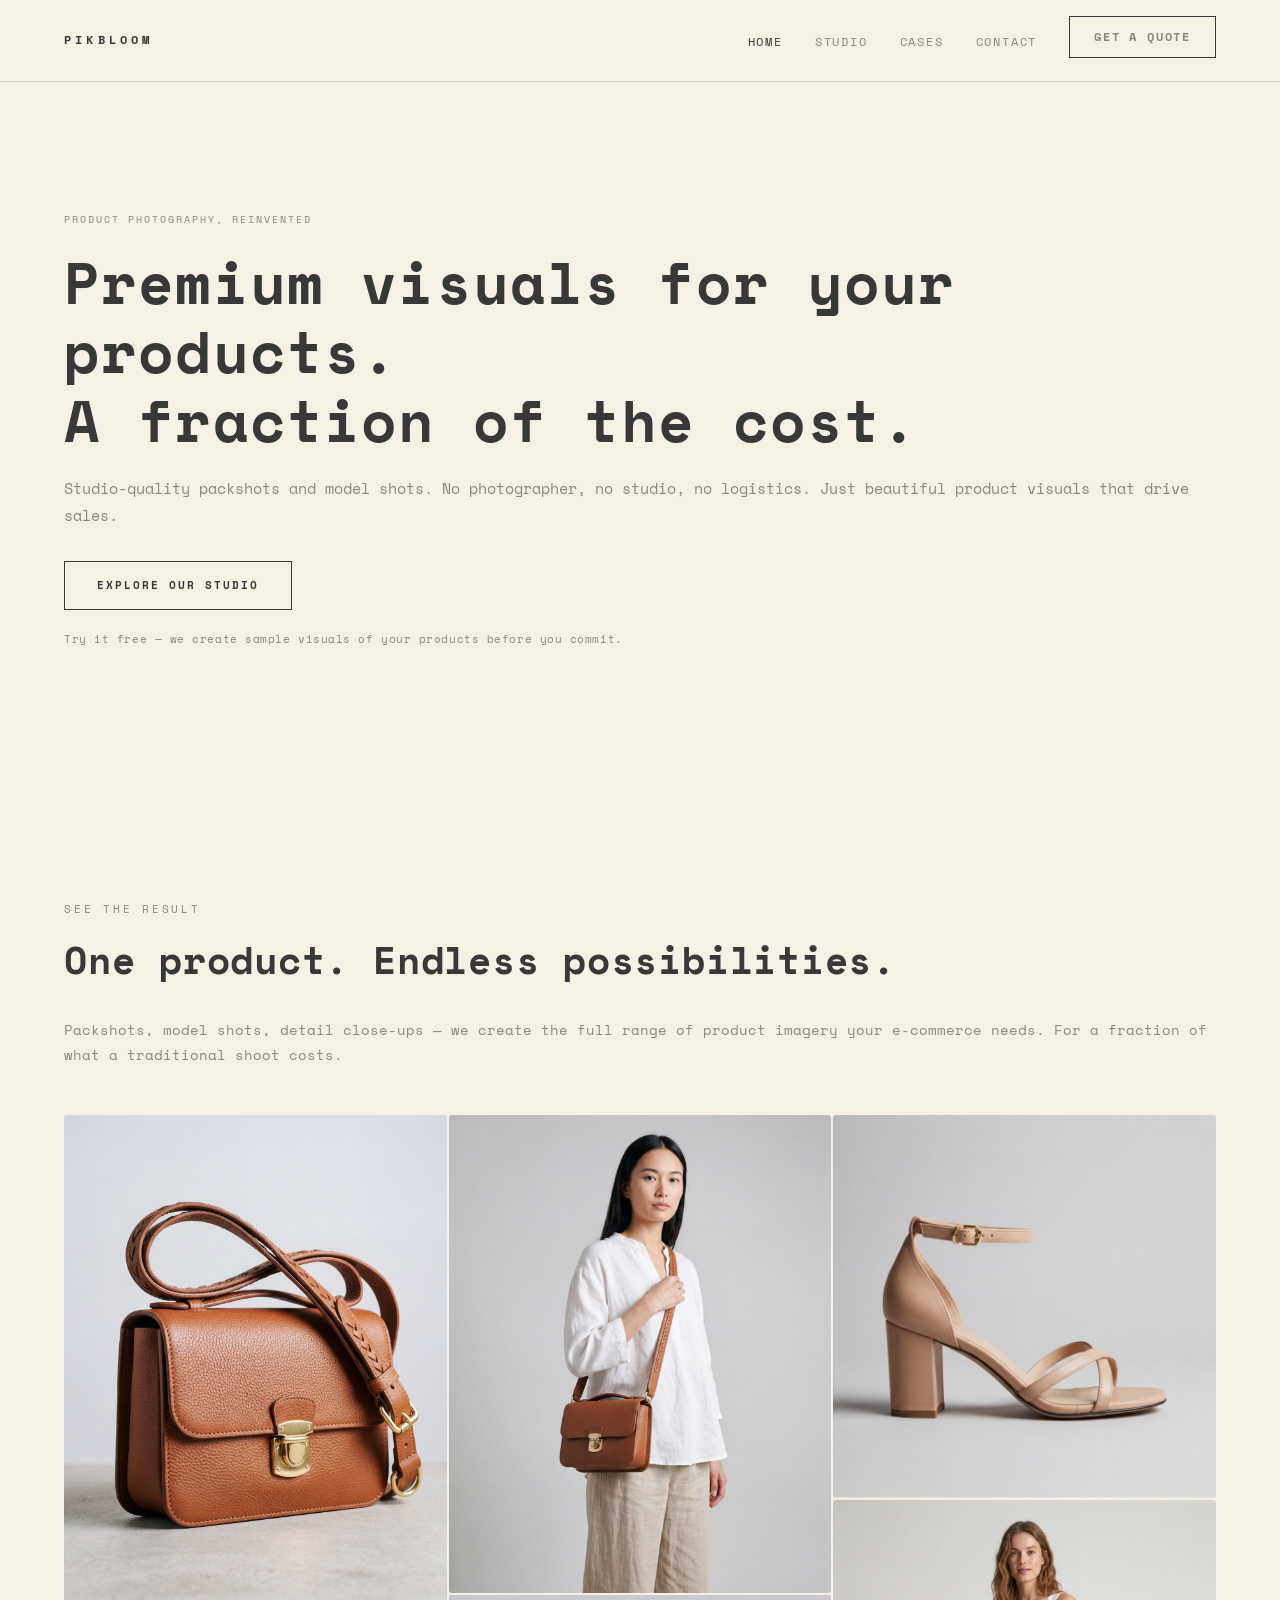
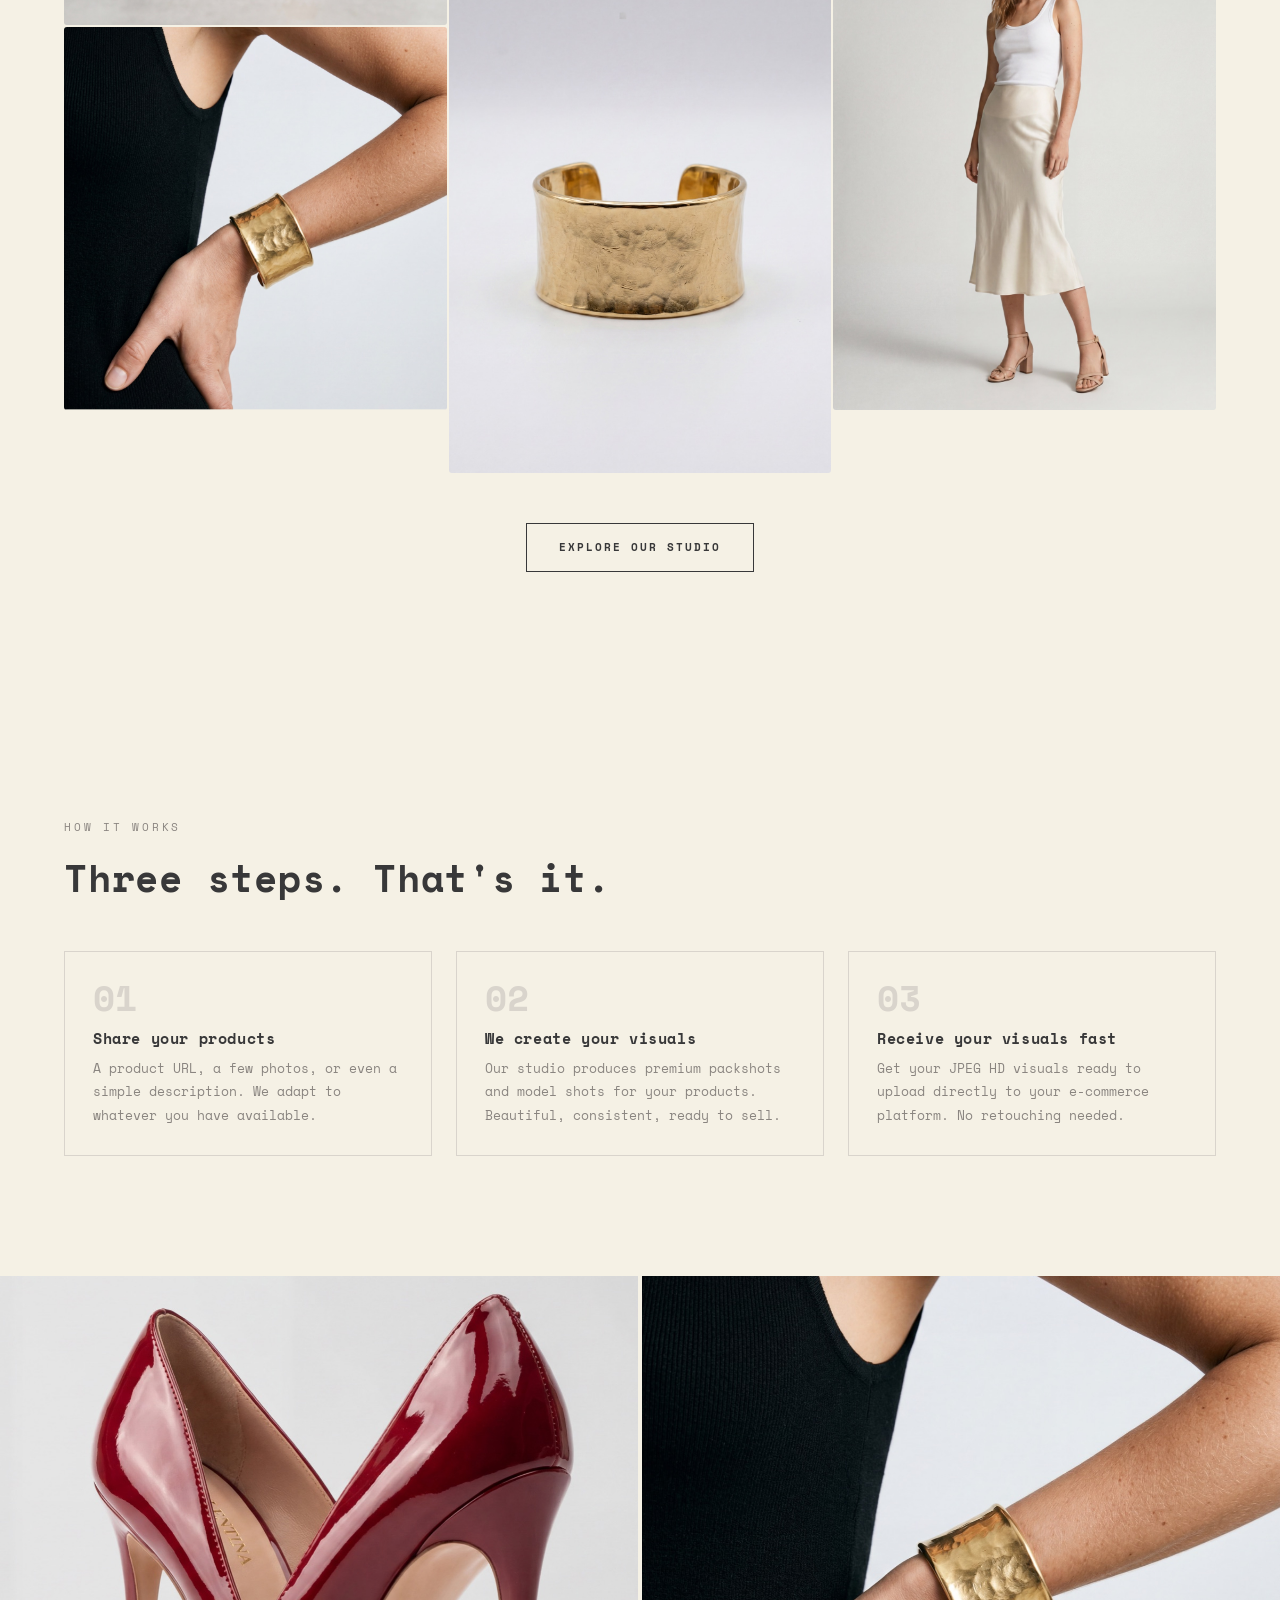
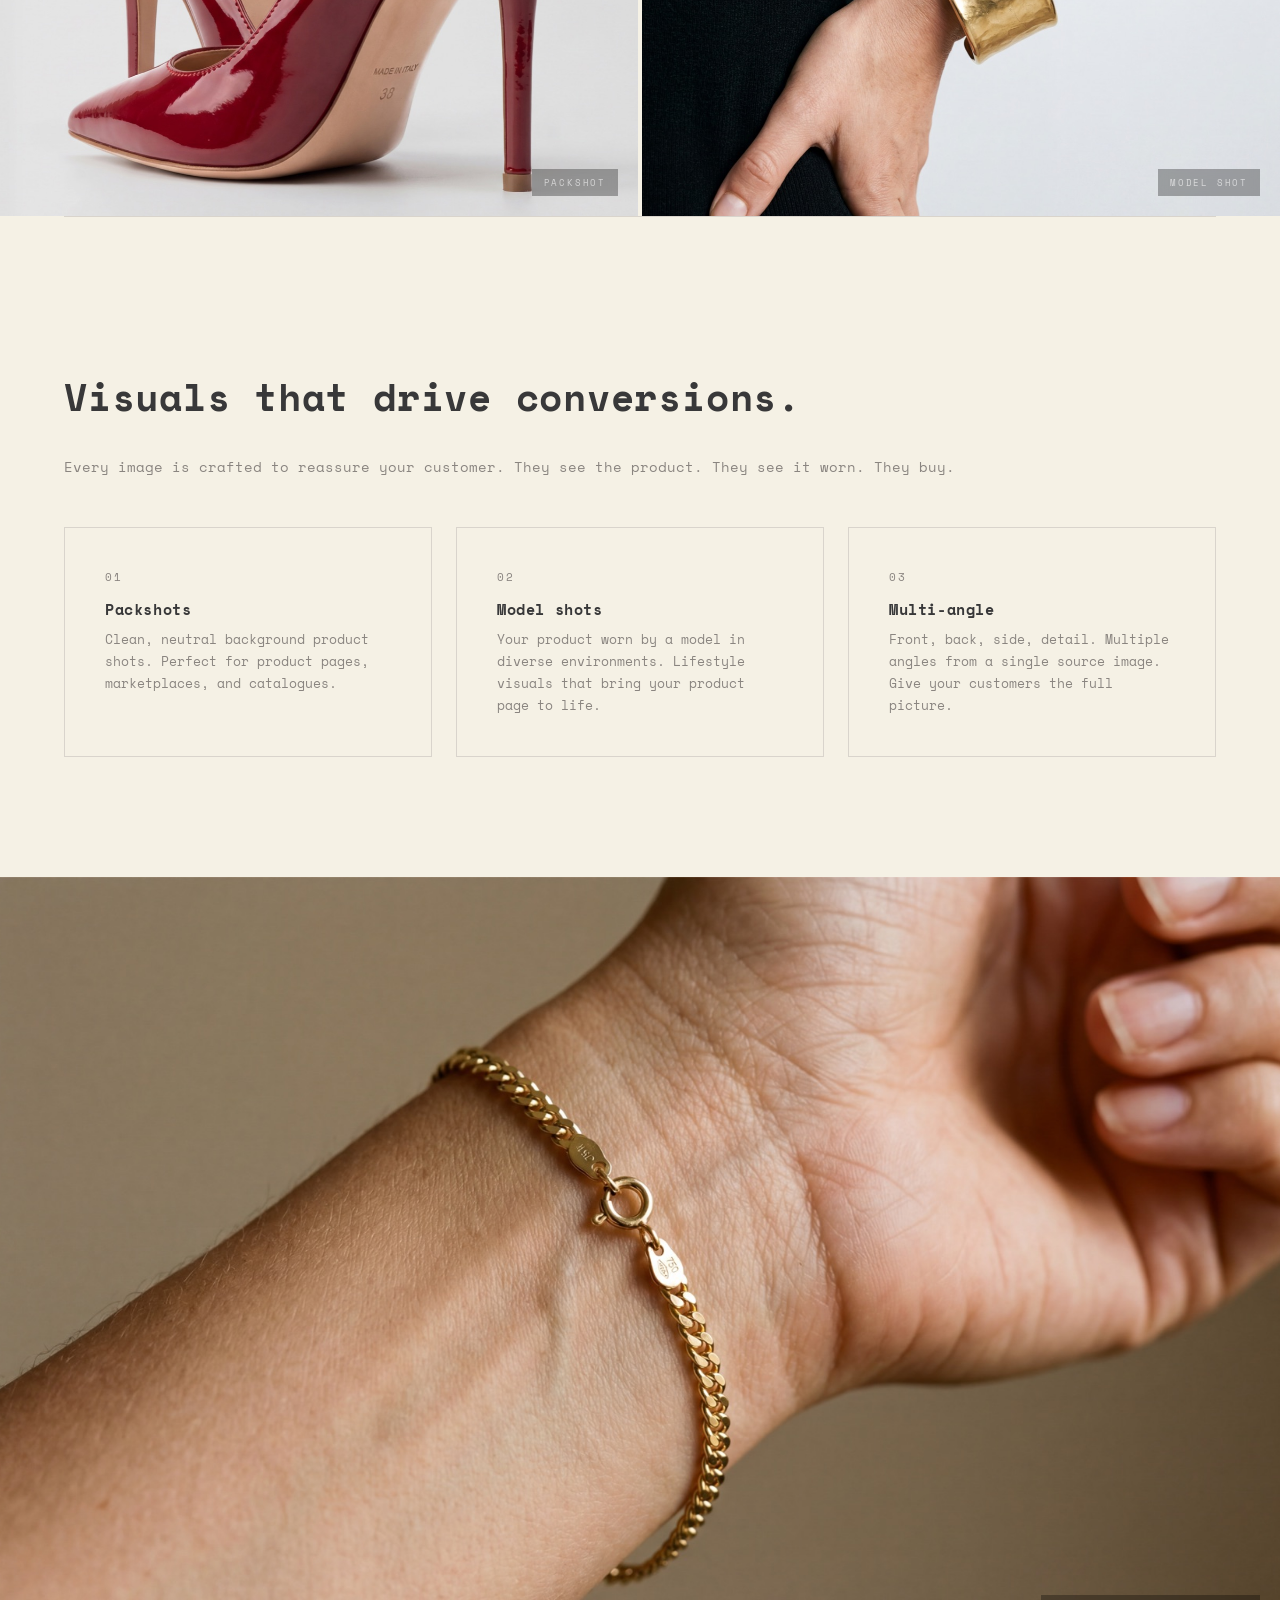
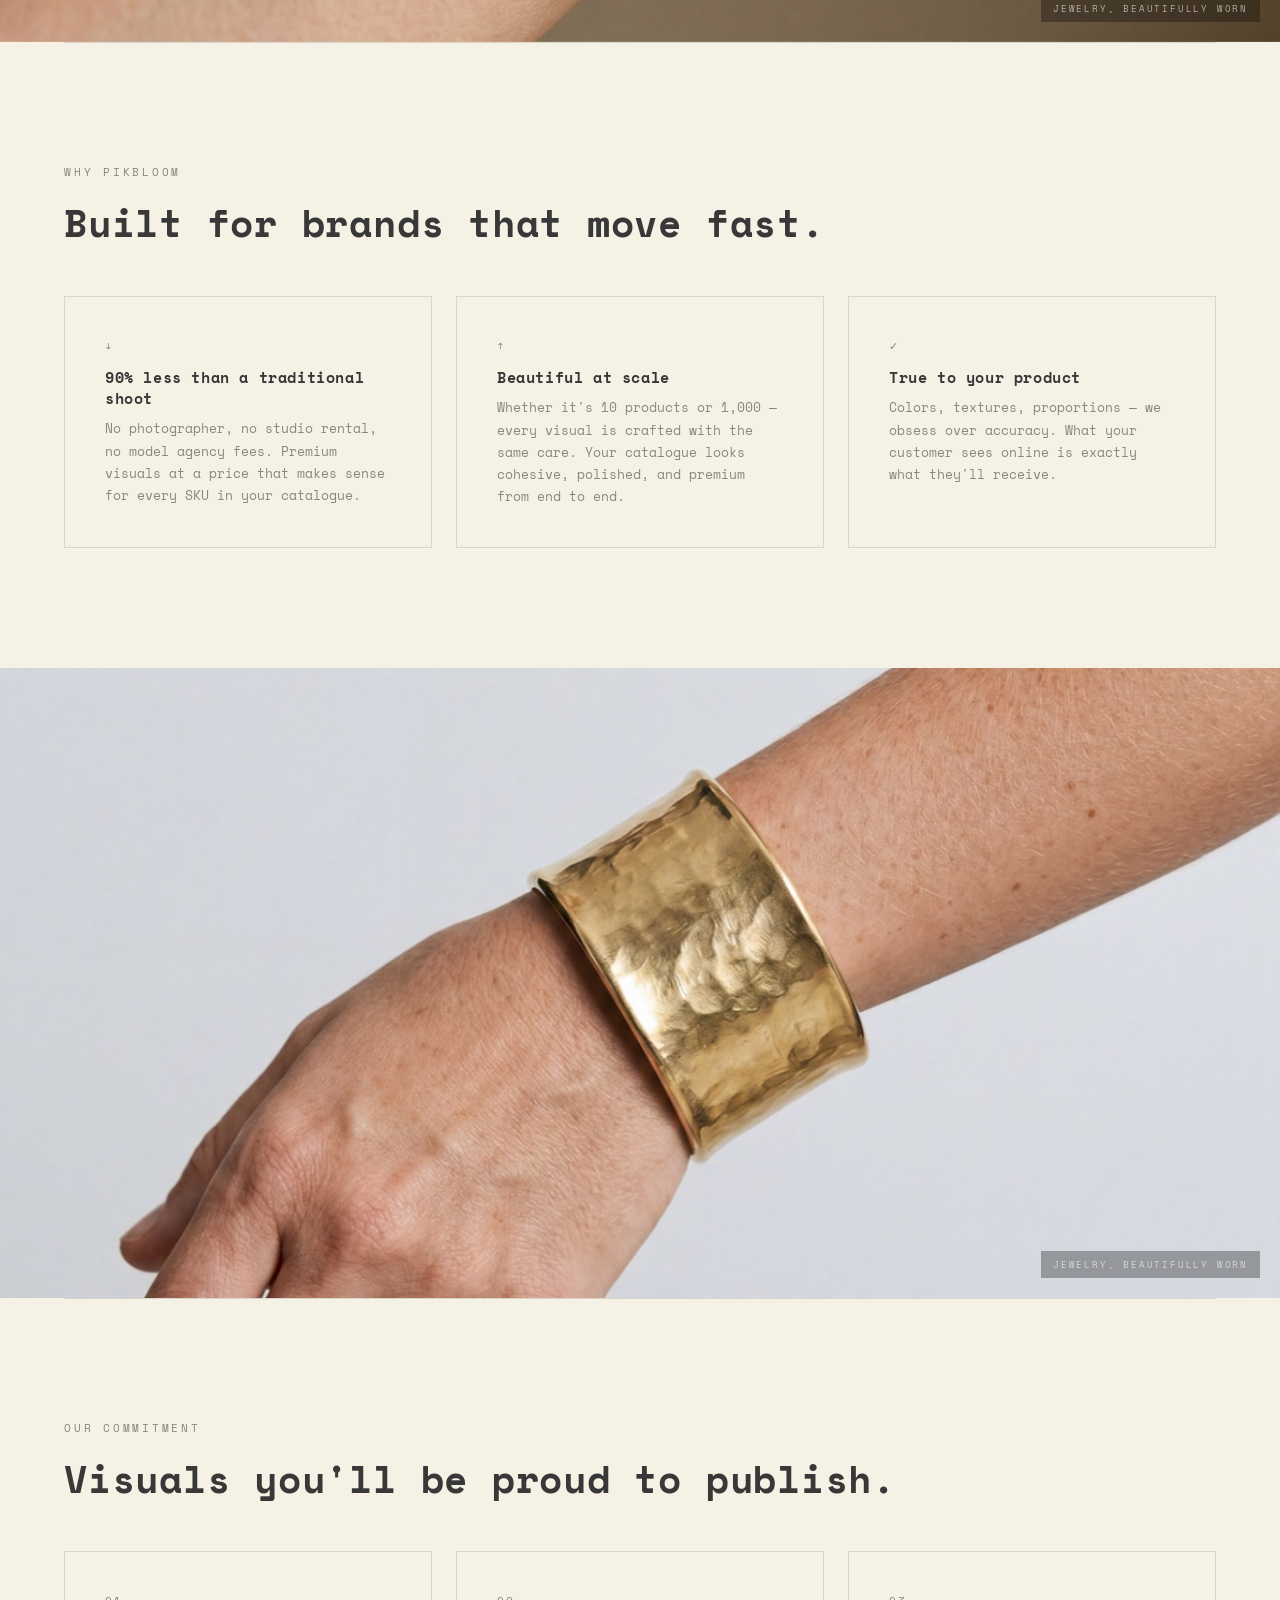
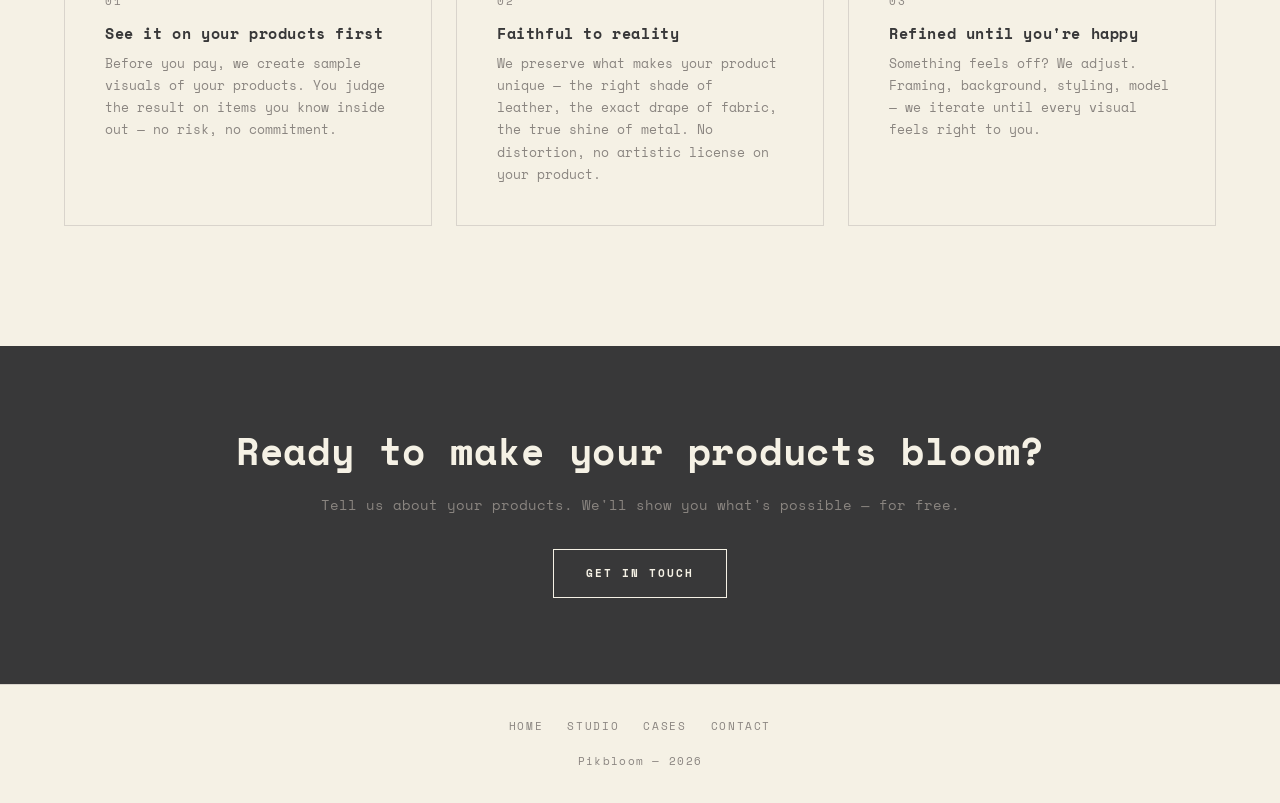
<file: index.html>
<!DOCTYPE html>
<html lang="en">
<head>
    <meta charset="UTF-8">
    <meta name="viewport" content="width=device-width, initial-scale=1.0">
    <title>Pikbloom — Your product, in full bloom.</title>
    <meta name="description" content="Premium product photography, without the photoshoot. Studio-quality packshots and model shots for a fraction of the cost. Fast delivery.">
    <link rel="icon" type="image/jpeg" href="Favicon.jpg">
    <link rel="stylesheet" href="styles.css">
    <style>
        .masonry { position: relative; }
        .masonry-item { position: absolute; overflow: hidden; background: #ECEAE4; border-radius: 3px; }
        .masonry-item img { width: 100%; display: block; object-fit: cover; transition: transform 0.6s ease; }
        .masonry-item:hover img { transform: scale(1.03); }
        .masonry-item.r-sq img { aspect-ratio: 1 / 1; }
        .masonry-item.r-34 img { aspect-ratio: 3 / 4; }
        .masonry-item.r-45 img { aspect-ratio: 4 / 5; }
        .masonry-item-label {
            position: absolute; bottom: 0; left: 0; right: 0;
            padding: 10px 12px; font-size: 9px; letter-spacing: 0.12em;
            text-transform: uppercase; color: var(--text-light);
            background: rgba(245, 241, 229, 0.92);
            transform: translateY(100%); transition: transform 0.3s;
        }
        .masonry-item:hover .masonry-item-label { transform: translateY(0); }
        @media (hover: none) { .masonry-item .masonry-item-label { display: none; } }
    </style>
</head>
<body>

    <!-- NAV -->
    <nav>
        <a href="index.html" class="nav-logo">Pikbloom</a>
        <button class="nav-toggle" aria-label="Menu">
            <span></span><span></span><span></span>
        </button>
        <ul class="nav-links">
            <li><a href="index.html">Home</a></li>
            <li><a href="studio.html">Studio</a></li>
            <li><a href="cases.html">Cases</a></li>
            <li><a href="contact.html">Contact</a></li>
            <li><a href="contact.html" class="btn btn-small"><span>Get a quote</span></a></li>
        </ul>
    </nav>

    <!-- HERO -->
    <section class="hero">
        <div class="container">
            <div class="hero-content">
                <div class="label">Product photography, reinvented</div>
                <h1>Premium visuals for your products.<br>A fraction of the cost.</h1>
                <p class="large">Studio-quality packshots and model shots. No photographer, no studio, no logistics. Just beautiful product visuals that drive sales.</p>
                <div class="hero-cta">
                    <a href="studio.html" class="btn"><span>Explore our studio</span></a>
                </div>
                <div style="margin-top: 20px; font-size: 11px; letter-spacing: 0.05em; color: var(--text-light);">
                    Try it free &mdash; we create sample visuals of your products before you commit.
                </div>
            </div>
        </div>
    </section>

    <!-- SHOWCASE — THE CORE VALUE PROP -->
    <section style="padding-top: 0;">
        <div class="container">
            <div class="section-label reveal">See the result</div>
            <h2 class="reveal mb-m">One product. Endless possibilities.</h2>
            <p class="reveal mb-l" style="color: var(--text-light);">
                Packshots, model shots, detail close-ups &mdash; we create the full range of product imagery your e-commerce needs. For a fraction of what a traditional shoot costs.
            </p>

            <div class="masonry reveal">
                <div class="masonry-item r-34">
                    <img src="img/showcase/packshot/bag-cognac.jpg" alt="Leather bag packshot">
                    <div class="masonry-item-label">Packshot &mdash; Bag</div>
                </div>
                <div class="masonry-item r-45">
                    <img src="img/showcase/model/model-bag-cognac.jpg" alt="Model wearing leather bag">
                    <div class="masonry-item-label">Model shot &mdash; Bag</div>
                </div>
                <div class="masonry-item r-sq">
                    <img src="img/showcase/packshot/sandal-nude.jpg" alt="Nude sandal packshot">
                    <div class="masonry-item-label">Packshot &mdash; Sandal</div>
                </div>
                <div class="masonry-item r-34">
                    <img src="img/showcase/model/model-sandal-nude.jpg" alt="Model wearing sandal">
                    <div class="masonry-item-label">Model shot &mdash; Sandal</div>
                </div>
                <div class="masonry-item r-45">
                    <img src="img/showcase/packshot/bracelet-gold.jpg" alt="Gold bracelet packshot">
                    <div class="masonry-item-label">Packshot &mdash; Bracelet</div>
                </div>
                <div class="masonry-item r-sq">
                    <img src="img/showcase/model/model-bracelet-gold.jpg" alt="Model wearing bracelet">
                    <div class="masonry-item-label">Model shot &mdash; Bracelet</div>
                </div>
            </div>

            <div class="reveal" style="margin-top: 48px; text-align: center;">
                <a href="studio.html" class="btn"><span>Explore our studio</span></a>
            </div>
        </div>
    </section>


    <!-- HOW IT WORKS -->
    <section>
        <div class="container">
            <div class="section-label reveal">How it works</div>
            <h2 class="reveal mb-l">Three steps. That's it.</h2>

            <div class="process-steps reveal-stagger">
                <div class="process-step">
                    <div class="step-number">01</div>
                    <h3>Share your products</h3>
                    <p>A product URL, a few photos, or even a simple description. We adapt to whatever you have available.</p>
                </div>
                <div class="process-step">
                    <div class="step-number">02</div>
                    <h3>We create your visuals</h3>
                    <p>Our studio produces premium packshots and model shots for your products. Beautiful, consistent, ready to sell.</p>
                </div>
                <div class="process-step">
                    <div class="step-number">03</div>
                    <h3>Receive your visuals fast</h3>
                    <p>Get your JPEG HD visuals ready to upload directly to your e-commerce platform. No retouching needed.</p>
                </div>
            </div>
        </div>
    </section>

    <!-- IMMERSIVE DUO -->
    <div class="immersive-duo reveal">
        <div class="immersive-break">
            <img src="img/showcase/packshot/shoe-pump.jpg" alt="Red pump — packshot">
            <div class="immersive-caption">Packshot</div>
        </div>
        <div class="immersive-break">
            <img src="img/showcase/model/model-bracelet-cuff.jpg" alt="Gold cuff bracelet — worn">
            <div class="immersive-caption">Model shot</div>
        </div>
    </div>

    <div class="section-divider"></div>

    <!-- WHAT WE DELIVER -->
    <section>
        <div class="container">
            <div class="section-label reveal">What we deliver</div>
            <h2 class="reveal mb-m">Visuals that drive conversions.</h2>
            <p class="reveal mb-l" style="color: var(--text-light);">
                Every image is crafted to reassure your customer. They see the product. They see it worn. They buy.
            </p>

            <div class="features-grid reveal-stagger">
                <div class="feature-card">
                    <div class="feature-number">01</div>
                    <h3>Packshots</h3>
                    <p>Clean, neutral background product shots. Perfect for product pages, marketplaces, and catalogues.</p>
                </div>
                <div class="feature-card">
                    <div class="feature-number">02</div>
                    <h3>Model shots</h3>
                    <p>Your product worn by a model in diverse environments. Lifestyle visuals that bring your product page to life.</p>
                </div>
                <div class="feature-card">
                    <div class="feature-number">03</div>
                    <h3>Multi-angle</h3>
                    <p>Front, back, side, detail. Multiple angles from a single source image. Give your customers the full picture.</p>
                </div>
            </div>
        </div>
    </section>


    <!-- IMMERSIVE FULL -->
    <div class="immersive-break tall reveal">
        <img src="img/showcase/model/bracelet-worn-gold.jpg" alt="Gold chain bracelet worn on wrist — detail shot">
        <div class="immersive-caption">Jewelry, beautifully worn</div>
    </div>

    <div class="section-divider"></div>

    <!-- WHY PIKBLOOM -->
    <section>
        <div class="container">
            <div class="section-label reveal">Why Pikbloom</div>
            <h2 class="reveal mb-l">Built for brands that move fast.</h2>

            <div class="features-grid reveal-stagger">
                <div class="feature-card">
                    <div class="feature-number">&darr;</div>
                    <h3>90% less than a traditional shoot</h3>
                    <p>No photographer, no studio rental, no model agency fees. Premium visuals at a price that makes sense for every SKU in your catalogue.</p>
                </div>
                <div class="feature-card">
                    <div class="feature-number">&uarr;</div>
                    <h3>Beautiful at scale</h3>
                    <p>Whether it's 10 products or 1,000 &mdash; every visual is crafted with the same care. Your catalogue looks cohesive, polished, and premium from end to end.</p>
                </div>
                <div class="feature-card">
                    <div class="feature-number">&check;</div>
                    <h3>True to your product</h3>
                    <p>Colors, textures, proportions &mdash; we obsess over accuracy. What your customer sees online is exactly what they'll receive.</p>
                </div>
            </div>
        </div>
    </section>

    <!-- IMMERSIVE BREAK -->
    <div class="immersive-break reveal">
        <img src="img/showcase/model/model-bracelet-hand.jpg" alt="Gold bracelet worn — close-up">
        <div class="immersive-caption">Jewelry, beautifully worn</div>
    </div>

    <div class="section-divider"></div>

    <!-- QUALITY PROMISE -->
    <section>
        <div class="container">
            <div class="section-label reveal">Our commitment</div>
            <h2 class="reveal mb-l">Visuals you'll be proud to publish.</h2>

            <div class="features-grid reveal-stagger">
                <div class="feature-card">
                    <div class="feature-number">01</div>
                    <h3>See it on your products first</h3>
                    <p>Before you pay, we create sample visuals of your products. You judge the result on items you know inside out &mdash; no risk, no commitment.</p>
                </div>
                <div class="feature-card">
                    <div class="feature-number">02</div>
                    <h3>Faithful to reality</h3>
                    <p>We preserve what makes your product unique &mdash; the right shade of leather, the exact drape of fabric, the true shine of metal. No distortion, no artistic license on your product.</p>
                </div>
                <div class="feature-card">
                    <div class="feature-number">03</div>
                    <h3>Refined until you're happy</h3>
                    <p>Something feels off? We adjust. Framing, background, styling, model &mdash; we iterate until every visual feels right to you.</p>
                </div>
            </div>
        </div>
    </section>

    <!-- CTA -->
    <div class="cta-section">
        <h2 class="reveal">Ready to make your products bloom?</h2>
        <p class="reveal">Tell us about your products. We'll show you what's possible &mdash; for free.</p>
        <div class="reveal">
            <a href="contact.html" class="btn"><span>Get in touch</span></a>
        </div>
    </div>

    <!-- FOOTER -->
    <footer>
        <div class="footer-links">
            <a href="index.html">Home</a>
            <a href="studio.html">Studio</a>
            <a href="cases.html">Cases</a>
            <a href="contact.html">Contact</a>
        </div>
        <div>Pikbloom &mdash; 2026</div>
    </footer>

    <script src="script.js"></script>
    <script>
    (function() {
        const GAP = 2;
        function layoutMasonry(container) {
            const items = container.querySelectorAll('.masonry-item');
            if (!items.length) return;
            const cols = window.innerWidth >= 1024 ? 3 : 2;
            const containerW = container.offsetWidth;
            const colW = (containerW - GAP * (cols - 1)) / cols;
            const colHeights = new Array(cols).fill(0);
            items.forEach(item => {
                const col = colHeights.indexOf(Math.min(...colHeights));
                item.style.width = colW + 'px';
                item.style.left = col * (colW + GAP) + 'px';
                item.style.top = colHeights[col] + 'px';
                colHeights[col] += item.offsetHeight + GAP;
            });
            container.style.height = Math.max(...colHeights) + 'px';
        }
        function layoutAll() { document.querySelectorAll('.masonry').forEach(layoutMasonry); }
        const images = document.querySelectorAll('.masonry-item img');
        let loaded = 0;
        images.forEach(img => {
            if (img.complete) { loaded++; } else { img.addEventListener('load', () => { loaded++; if (loaded >= images.length) layoutAll(); }); }
        });
        if (loaded >= images.length) layoutAll();
        window.addEventListener('resize', layoutAll);
    })();
    </script>
</body>
</html>
</file>
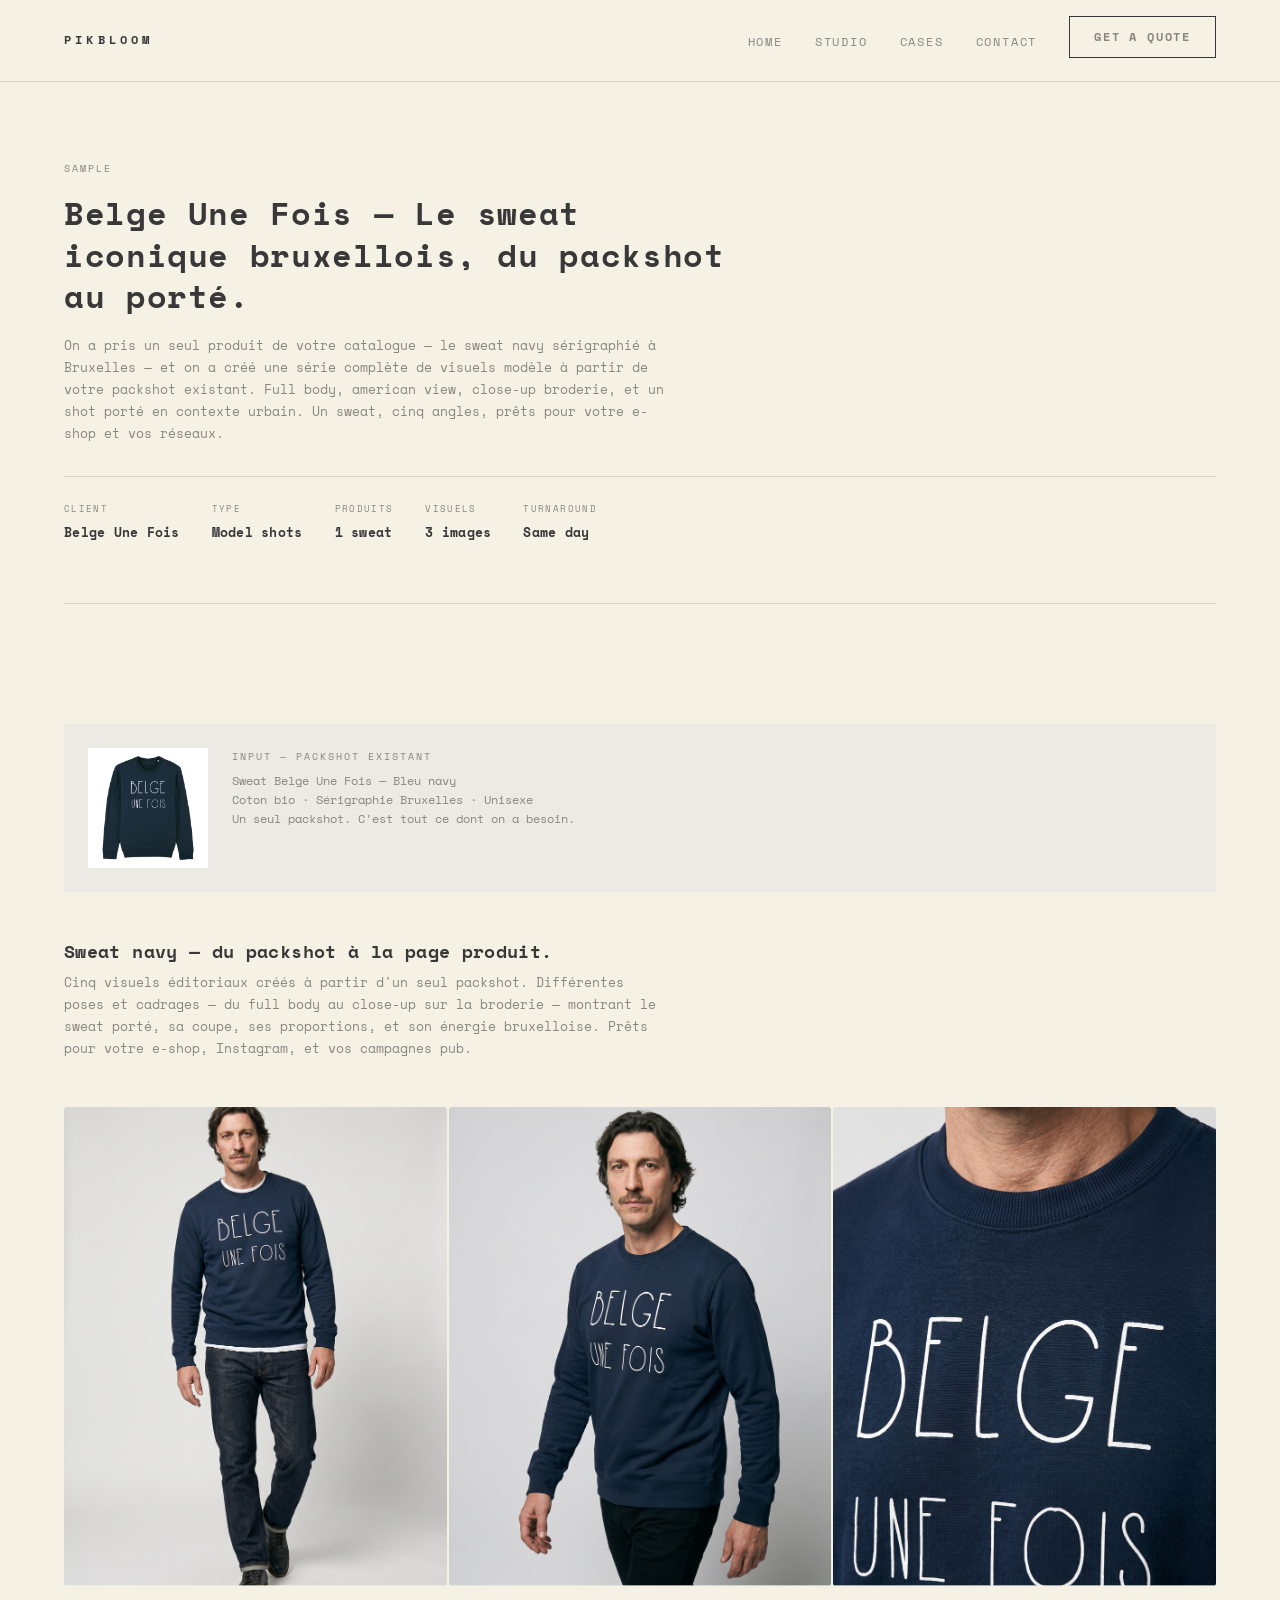
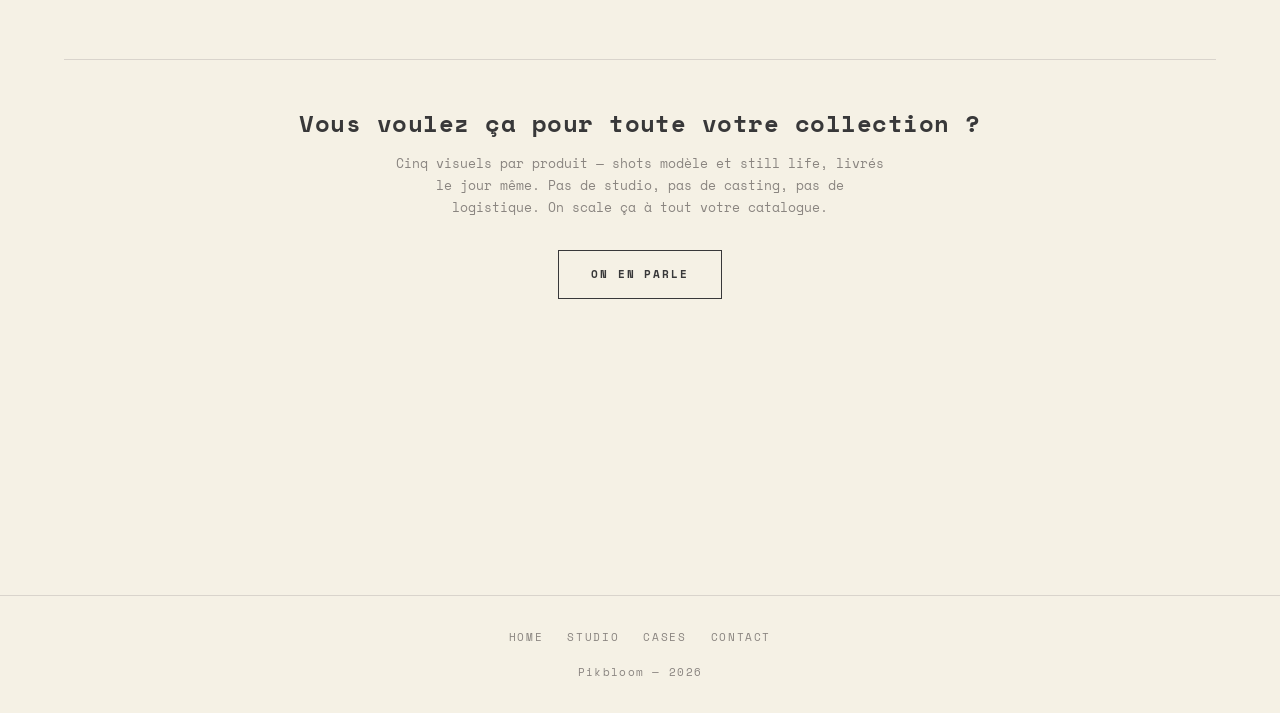
<file: case-belge-une-fois/index.html>
<!DOCTYPE html>
<html lang="en">
<head>
    <meta charset="UTF-8">
    <meta name="viewport" content="width=device-width, initial-scale=1.0">
    <title>Pikbloom — Sample: Belge Une Fois</title>
    <meta name="robots" content="noindex, nofollow">
    <link rel="icon" type="image/jpeg" href="../Favicon.jpg">
    <link rel="stylesheet" href="../styles.css">
    <style>
        /* ---- CASE STUDY PAGE ---- */

        .case-hero {
            padding: 160px 0 60px;
        }
        .case-hero .label {
            margin-bottom: 16px;
        }
        .case-hero h1 {
            font-size: clamp(22px, 4vw, 32px);
            line-height: 1.3;
            margin-bottom: 16px;
            max-width: 700px;
        }
        .case-hero p {
            color: var(--text-light);
            font-size: 13px;
            line-height: 1.7;
            max-width: 600px;
        }

        /* Case meta */
        .case-meta {
            display: flex;
            gap: 32px;
            flex-wrap: wrap;
            margin-top: 32px;
            padding-top: 24px;
            border-top: 1px solid var(--line);
        }
        .case-meta-item {
            display: flex;
            flex-direction: column;
            gap: 4px;
        }
        .case-meta-label {
            font-size: 9px;
            letter-spacing: 0.15em;
            text-transform: uppercase;
            color: var(--text-light);
        }
        .case-meta-value {
            font-size: 13px;
            font-weight: 700;
            letter-spacing: 0.02em;
        }

        /* Section intro */
        .case-intro {
            max-width: 600px;
            margin-bottom: 48px;
        }
        .case-intro h2 {
            font-size: 18px;
            margin-bottom: 8px;
        }
        .case-intro p {
            font-size: 13px;
            color: var(--text-light);
            line-height: 1.7;
        }

        /* Packshot reference strip */
        .packshot-ref {
            display: flex;
            align-items: flex-start;
            gap: 24px;
            margin-bottom: 48px;
            padding: 24px;
            background: #ECEAE4;
            border-radius: 3px;
        }
        .packshot-ref img {
            width: 120px;
            height: 120px;
            object-fit: cover;
            border-radius: 2px;
            flex-shrink: 0;
        }
        .packshot-ref-text {
            display: flex;
            flex-direction: column;
            gap: 6px;
            justify-content: center;
        }
        .packshot-ref-text .label {
            margin-bottom: 0;
        }
        .packshot-ref-text p {
            font-size: 12px;
            color: var(--text-light);
            line-height: 1.6;
        }

        /* Masonry */
        .masonry {
            position: relative;
        }
        .masonry-item {
            position: absolute;
            overflow: hidden;
            background: #ECEAE4;
            border-radius: 3px;
        }
        .masonry-item img {
            width: 100%;
            display: block;
            object-fit: cover;
            transition: transform 0.6s ease;
        }
        .masonry-item:hover img {
            transform: scale(1.03);
        }
        .masonry-item.r-sq img { aspect-ratio: 1 / 1; }
        .masonry-item.r-34 img { aspect-ratio: 3 / 4; }
        .masonry-item.r-45 img { aspect-ratio: 4 / 5; }

        .masonry-item-label {
            position: absolute;
            bottom: 0; left: 0; right: 0;
            padding: 10px 12px;
            font-size: 9px;
            letter-spacing: 0.12em;
            text-transform: uppercase;
            color: var(--text-light);
            background: rgba(245, 241, 229, 0.92);
            transform: translateY(100%);
            transition: transform 0.3s;
        }
        .masonry-item:hover .masonry-item-label {
            transform: translateY(0);
        }
        @media (hover: none) {
            .masonry-item .masonry-item-label { display: none; }
        }

        /* Placeholder slot (avant génération des visuels) */
        .masonry-item.placeholder {
            display: flex;
            align-items: center;
            justify-content: center;
        }
        .masonry-item.placeholder::after {
            content: attr(data-label);
            font-size: 9px;
            letter-spacing: 0.12em;
            text-transform: uppercase;
            color: var(--text-light);
            text-align: center;
            padding: 12px;
        }
        .masonry-item.placeholder .r-45-inner {
            aspect-ratio: 4 / 5;
            width: 100%;
        }

        /* Product divider */
        .product-divider {
            margin: 64px 0 48px;
            padding-top: 48px;
            border-top: 1px solid var(--line);
        }

        /* Case footer CTA */
        .case-cta {
            margin-top: 72px;
            padding: 48px 0;
            border-top: 1px solid var(--line);
            text-align: center;
        }
        .case-cta h2 {
            font-size: clamp(18px, 3vw, 24px);
            margin-bottom: 12px;
        }
        .case-cta p {
            font-size: 13px;
            color: var(--text-light);
            margin-bottom: 32px;
            max-width: 500px;
            margin-left: auto;
            margin-right: auto;
            line-height: 1.7;
        }
    </style>
</head>
<body>

    <!-- NAV -->
    <nav>
        <a href="../index.html" class="nav-logo">Pikbloom</a>
        <button class="nav-toggle" aria-label="Menu">
            <span></span><span></span><span></span>
        </button>
        <ul class="nav-links">
            <li><a href="../index.html">Home</a></li>
            <li><a href="../studio.html">Studio</a></li>
            <li><a href="../cases.html">Cases</a></li>
            <li><a href="../contact.html">Contact</a></li>
            <li><a href="../contact.html" class="btn btn-small"><span>Get a quote</span></a></li>
        </ul>
    </nav>

    <!-- HERO -->
    <section class="case-hero">
        <div class="container">
            <div class="label reveal">Sample</div>
            <h1 class="reveal">Belge Une Fois &mdash; Le sweat iconique bruxellois, du packshot au porté.</h1>
            <p class="reveal">
                On a pris un seul produit de votre catalogue &mdash; le sweat navy sérigraphié à Bruxelles &mdash; et on a créé une série complète de visuels modèle à partir de votre packshot existant. Full body, american view, close-up broderie, et un shot porté en contexte urbain. Un sweat, cinq angles, prêts pour votre e-shop et vos réseaux.
            </p>
            <div class="case-meta reveal">
                <div class="case-meta-item">
                    <span class="case-meta-label">Client</span>
                    <span class="case-meta-value">Belge Une Fois</span>
                </div>
                <div class="case-meta-item">
                    <span class="case-meta-label">Type</span>
                    <span class="case-meta-value">Model shots</span>
                </div>
                <div class="case-meta-item">
                    <span class="case-meta-label">Produits</span>
                    <span class="case-meta-value">1 sweat</span>
                </div>
                <div class="case-meta-item">
                    <span class="case-meta-label">Visuels</span>
                    <span class="case-meta-value">3 images</span>
                </div>
                <div class="case-meta-item">
                    <span class="case-meta-label">Turnaround</span>
                    <span class="case-meta-value">Same day</span>
                </div>
            </div>
        </div>
    </section>

    <div class="section-divider"></div>

    <!-- GALLERY -->
    <section>
        <div class="container">

            <!-- Packshot source -->
            <div class="packshot-ref reveal">
                <img src="images/buf-sweat-1918.jpg" alt="Packshot Sweat Belge Une Fois — Navy">
                <div class="packshot-ref-text">
                    <span class="label">Input &mdash; packshot existant</span>
                    <p>Sweat Belge Une Fois &mdash; Bleu navy<br>Coton bio &middot; Sérigraphie Bruxelles &middot; Unisexe<br>Un seul packshot. C'est tout ce dont on a besoin.</p>
                </div>
            </div>

            <div class="case-intro reveal">
                <h2>Sweat navy &mdash; du packshot à la page produit.</h2>
                <p>Cinq visuels éditoriaux créés à partir d'un seul packshot. Différentes poses et cadrages &mdash; du full body au close-up sur la broderie &mdash; montrant le sweat porté, sa coupe, ses proportions, et son énergie bruxelloise. Prêts pour votre e-shop, Instagram, et vos campagnes pub.</p>
            </div>

            <div class="masonry reveal" id="masonry-model">
                <!-- Full body — front -->
                <div class="masonry-item r-45">
                    <img src="images/real-front.png" alt="Belge Une Fois Sweat Navy — Full body front">
                    <div class="masonry-item-label">Sweat navy &mdash; Full body</div>
                </div>
                <!-- 3/4 view -->
                <div class="masonry-item r-45">
                    <img src="images/real-34.png" alt="Belge Une Fois Sweat Navy — 3/4 view">
                    <div class="masonry-item-label">Sweat navy &mdash; 3/4 view</div>
                </div>
                <!-- Detail -->
                <div class="masonry-item r-45">
                    <img src="images/real-detail.png" alt="Belge Une Fois Sweat Navy — Detail s&eacute;rigraphie">
                    <div class="masonry-item-label">Sweat navy &mdash; D&eacute;tail</div>
                </div>
            </div>

            <!-- CTA -->
            <div class="case-cta reveal">
                <h2>Vous voulez ça pour toute votre collection ?</h2>
                <p>Cinq visuels par produit &mdash; shots modèle et still life, livrés le jour même. Pas de studio, pas de casting, pas de logistique. On scale ça à tout votre catalogue.</p>
                <a href="../contact.html" class="btn"><span>On en parle</span></a>
            </div>

            <!-- DISCOVER MORE -->
            <div class="case-cta reveal" style="border-top: none; margin-top: 0; padding-top: 0;">
                <p style="font-size: 11px; letter-spacing: 0.15em; text-transform: uppercase; margin-bottom: 16px;">Curieux de voir comment ça marche ?</p>
                <div style="display: flex; gap: 16px; justify-content: center; flex-wrap: wrap;">
                    <a href="../studio.html" class="btn btn-small"><span>Notre process</span></a>
                    <a href="../cases.html" class="btn btn-small" style="background: transparent; border: 1px solid var(--text);"><span>Autres cases</span></a>
                </div>
            </div>
        </div>
    </section>

    <!-- FOOTER -->
    <footer>
        <div class="footer-links">
            <a href="../index.html">Home</a>
            <a href="../studio.html">Studio</a>
            <a href="../cases.html">Cases</a>
            <a href="../contact.html">Contact</a>
        </div>
        <div>Pikbloom &mdash; 2026</div>
    </footer>

    <script src="../script.js"></script>
    <script>
    (function() {
        const GAP = 2;
        function layoutMasonry(container) {
            const items = container.querySelectorAll('.masonry-item');
            if (!items.length) return;
            const cols = window.innerWidth >= 1024 ? 3 : 2;
            const containerW = container.offsetWidth;
            const colW = (containerW - GAP * (cols - 1)) / cols;
            const colHeights = new Array(cols).fill(0);
            items.forEach(item => {
                const col = colHeights.indexOf(Math.min(...colHeights));
                item.style.width = colW + 'px';
                item.style.left = col * (colW + GAP) + 'px';
                item.style.top = colHeights[col] + 'px';
                colHeights[col] += item.offsetHeight + GAP;
            });
            container.style.height = Math.max(...colHeights) + 'px';
        }
        function layoutAll() { document.querySelectorAll('.masonry').forEach(layoutMasonry); }
        const images = document.querySelectorAll('.masonry-item img');
        let loaded = 0;
        const total = images.length;
        images.forEach(img => {
            if (img.complete) { loaded++; } else { img.addEventListener('load', () => { loaded++; if (loaded >= total) layoutAll(); }); }
        });
        if (loaded >= total) layoutAll();
        window.addEventListener('resize', layoutAll);
    })();
    </script>
</body>
</html>
</file>
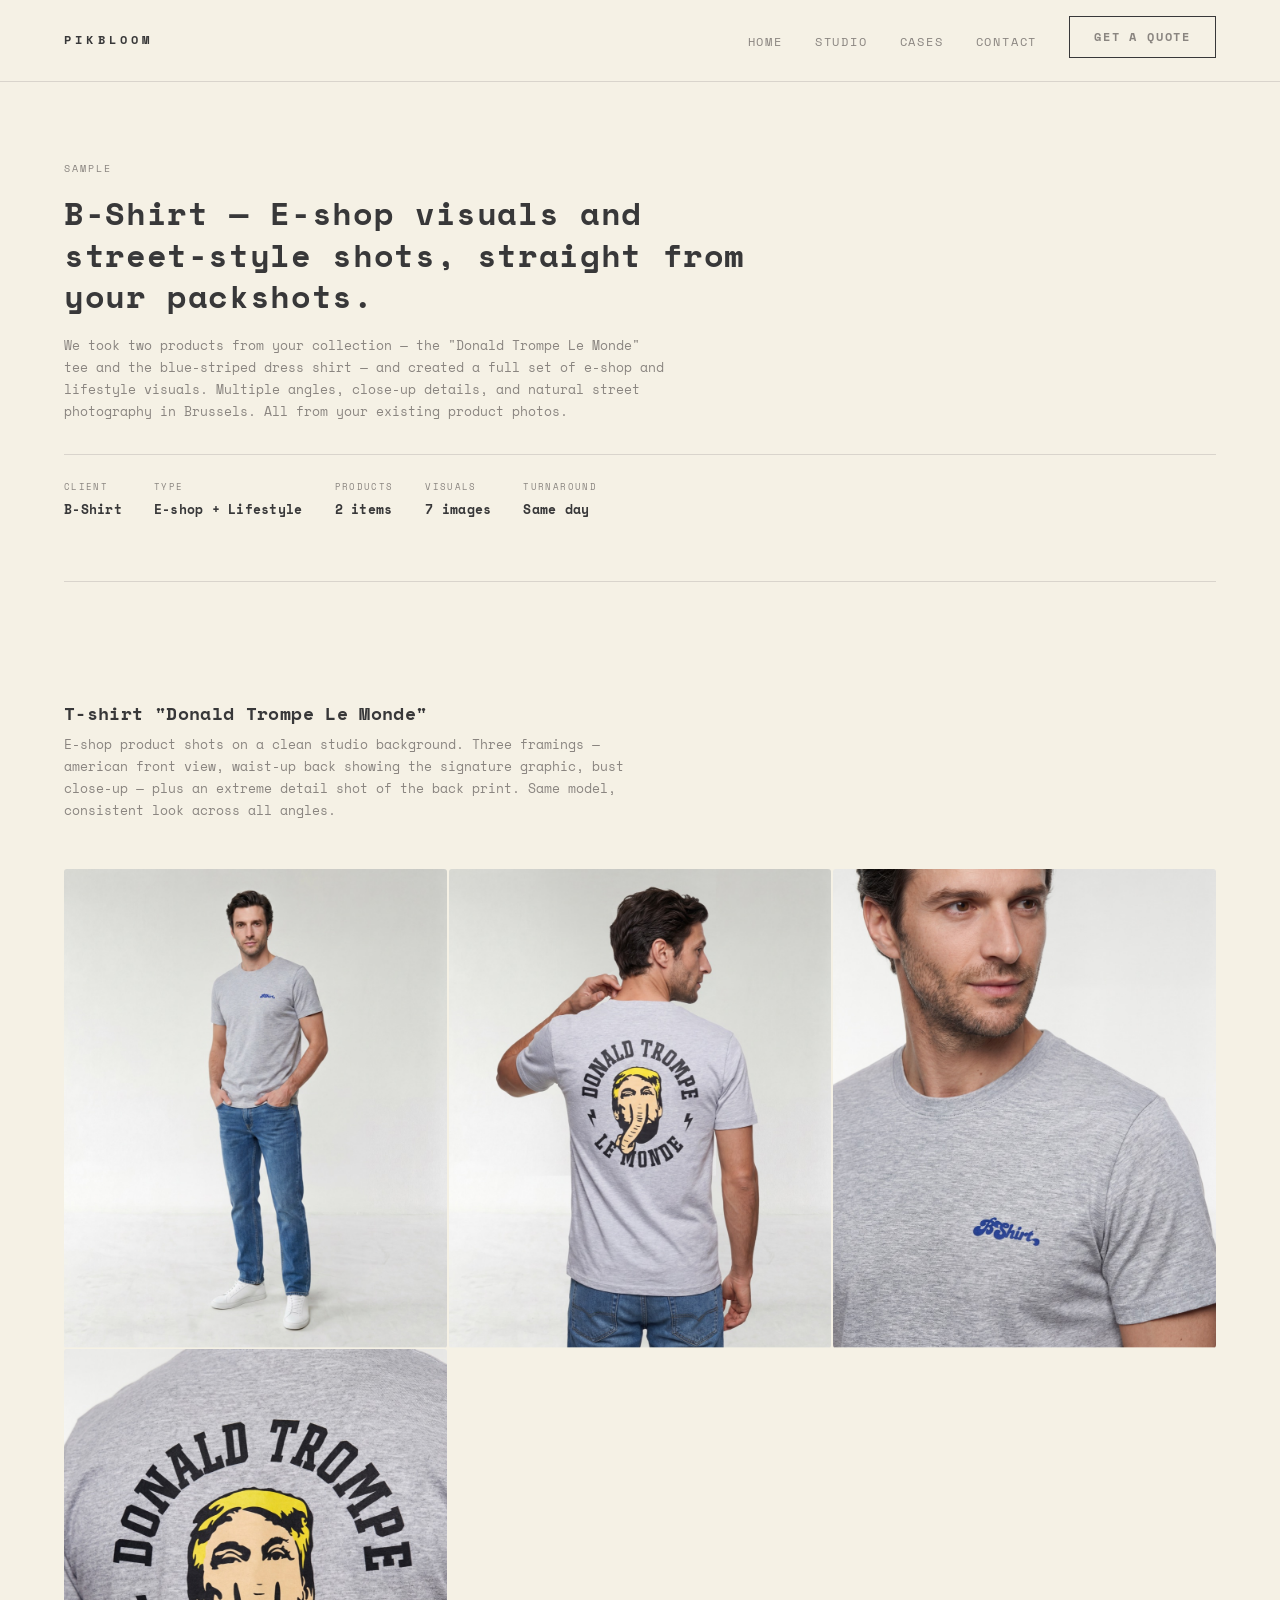
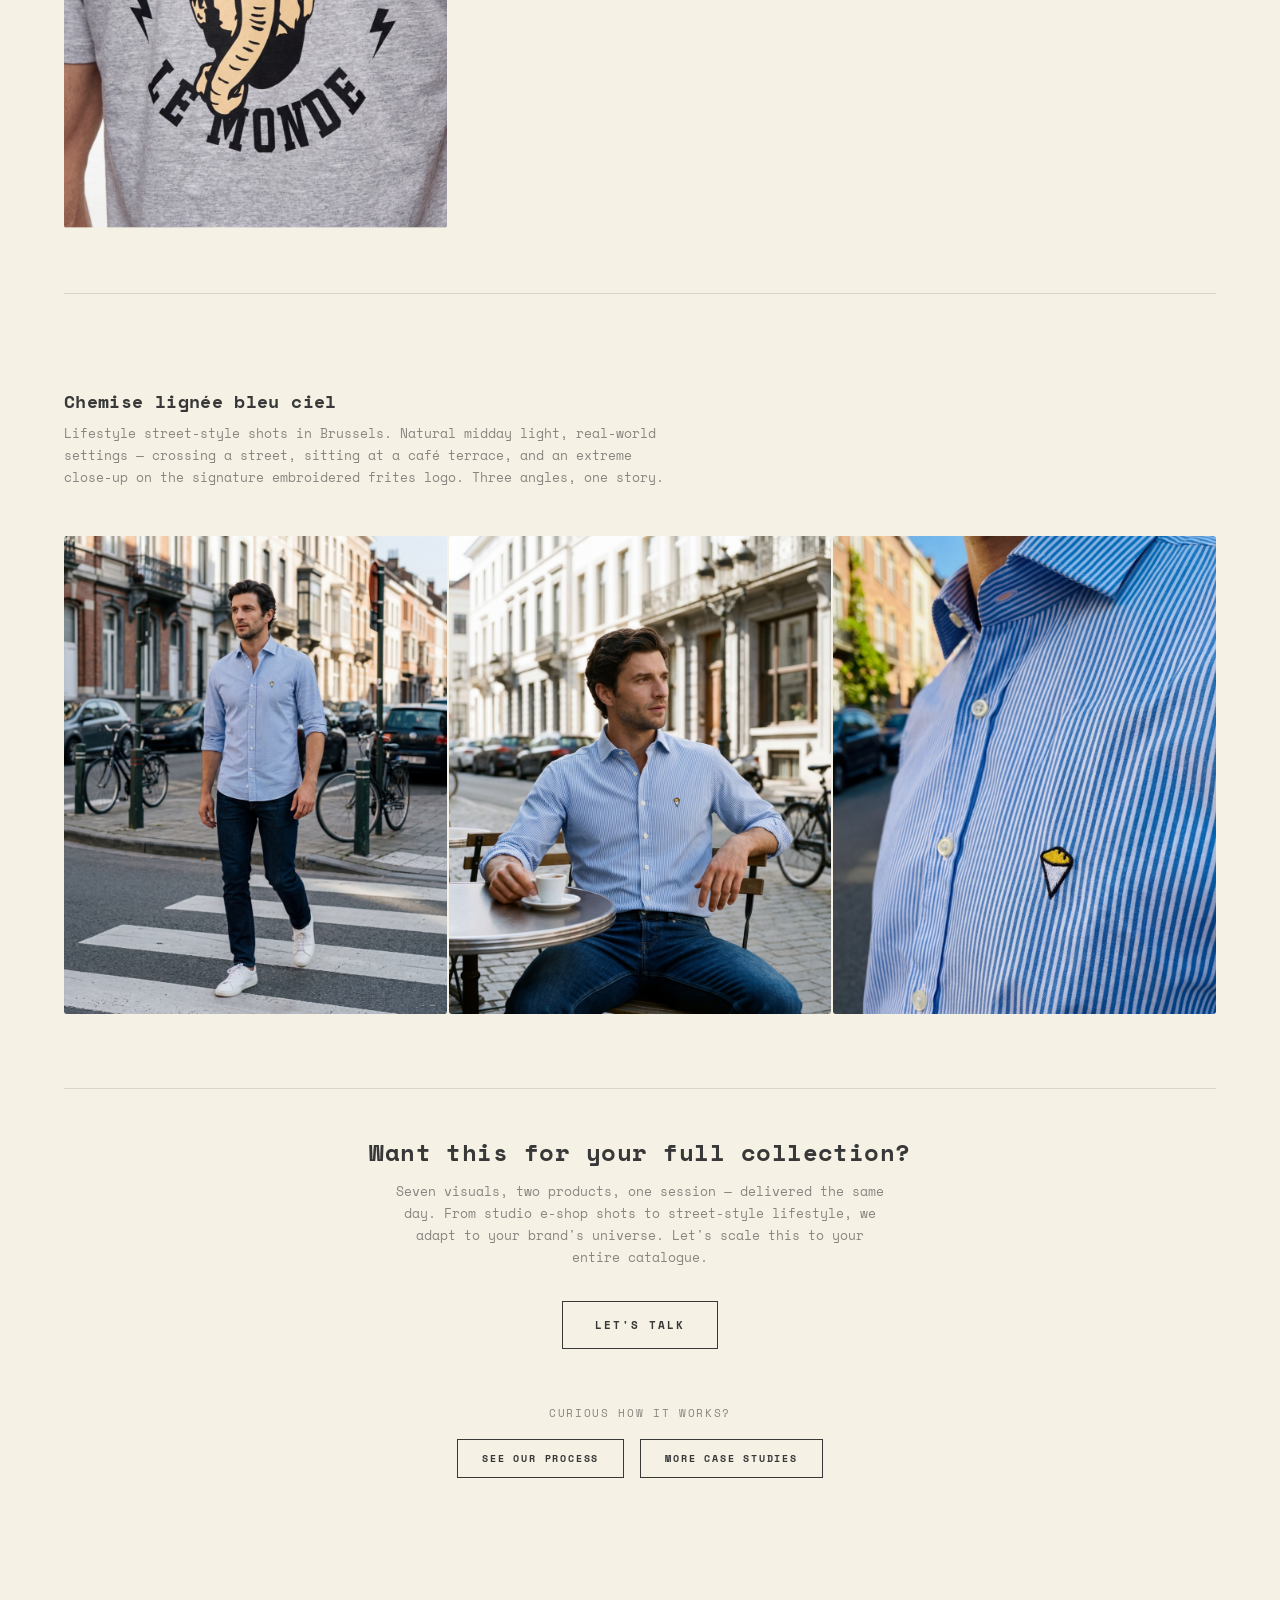
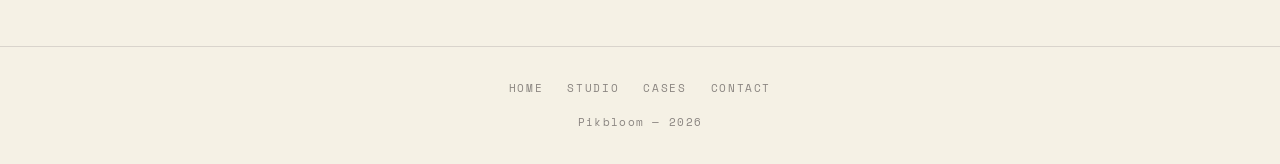
<file: case-bshirt/index.html>
<!DOCTYPE html>
<html lang="en">
<head>
    <meta charset="UTF-8">
    <meta name="viewport" content="width=device-width, initial-scale=1.0">
    <title>Pikbloom — Sample: B-Shirt</title>
    <meta name="robots" content="noindex, nofollow">
    <link rel="icon" type="image/jpeg" href="../Favicon.jpg">
    <link rel="stylesheet" href="../styles.css">
    <style>
        /* ---- CASE STUDY PAGE ---- */

        .case-hero {
            padding: 160px 0 60px;
        }
        .case-hero .label {
            margin-bottom: 16px;
        }
        .case-hero h1 {
            font-size: clamp(22px, 4vw, 32px);
            line-height: 1.3;
            margin-bottom: 16px;
            max-width: 700px;
        }
        .case-hero p {
            color: var(--text-light);
            font-size: 13px;
            line-height: 1.7;
            max-width: 600px;
        }

        /* Case meta */
        .case-meta {
            display: flex;
            gap: 32px;
            flex-wrap: wrap;
            margin-top: 32px;
            padding-top: 24px;
            border-top: 1px solid var(--line);
        }
        .case-meta-item {
            display: flex;
            flex-direction: column;
            gap: 4px;
        }
        .case-meta-label {
            font-size: 9px;
            letter-spacing: 0.15em;
            text-transform: uppercase;
            color: var(--text-light);
        }
        .case-meta-value {
            font-size: 13px;
            font-weight: 700;
            letter-spacing: 0.02em;
        }

        /* Section intro */
        .case-intro {
            max-width: 600px;
            margin-bottom: 48px;
        }
        .case-intro h2 {
            font-size: 18px;
            margin-bottom: 8px;
        }
        .case-intro p {
            font-size: 13px;
            color: var(--text-light);
            line-height: 1.7;
        }

        /* Masonry */
        .masonry {
            position: relative;
        }
        .masonry-item {
            position: absolute;
            overflow: hidden;
            background: #ECEAE4;
            border-radius: 3px;
        }
        .masonry-item img {
            width: 100%;
            display: block;
            object-fit: cover;
            transition: transform 0.6s ease;
        }
        .masonry-item:hover img {
            transform: scale(1.03);
        }
        .masonry-item.r-sq img { aspect-ratio: 1 / 1; }
        .masonry-item.r-34 img { aspect-ratio: 3 / 4; }
        .masonry-item.r-45 img { aspect-ratio: 4 / 5; }

        .masonry-item-label {
            position: absolute;
            bottom: 0; left: 0; right: 0;
            padding: 10px 12px;
            font-size: 9px;
            letter-spacing: 0.12em;
            text-transform: uppercase;
            color: var(--text-light);
            background: rgba(245, 241, 229, 0.92);
            transform: translateY(100%);
            transition: transform 0.3s;
        }
        .masonry-item:hover .masonry-item-label {
            transform: translateY(0);
        }
        @media (hover: none) {
            .masonry-item .masonry-item-label { display: none; }
        }

        /* Section divider between products */
        .product-divider {
            margin: 64px 0 48px;
            padding-top: 48px;
            border-top: 1px solid var(--line);
        }

        /* Case footer CTA */
        .case-cta {
            margin-top: 72px;
            padding: 48px 0;
            border-top: 1px solid var(--line);
            text-align: center;
        }
        .case-cta h2 {
            font-size: clamp(18px, 3vw, 24px);
            margin-bottom: 12px;
        }
        .case-cta p {
            font-size: 13px;
            color: var(--text-light);
            margin-bottom: 32px;
            max-width: 500px;
            margin-left: auto;
            margin-right: auto;
            line-height: 1.7;
        }
    </style>
</head>
<body>

    <!-- NAV -->
    <nav>
        <a href="../index.html" class="nav-logo">Pikbloom</a>
        <button class="nav-toggle" aria-label="Menu">
            <span></span><span></span><span></span>
        </button>
        <ul class="nav-links">
            <li><a href="../index.html">Home</a></li>
            <li><a href="../studio.html">Studio</a></li>
            <li><a href="../cases.html">Cases</a></li>
            <li><a href="../contact.html">Contact</a></li>
            <li><a href="../contact.html" class="btn btn-small"><span>Get a quote</span></a></li>
        </ul>
    </nav>

    <!-- HERO -->
    <section class="case-hero">
        <div class="container">
            <div class="label reveal">Sample</div>
            <h1 class="reveal">B-Shirt &mdash; E-shop visuals and street-style shots, straight from your packshots.</h1>
            <p class="reveal">
                We took two products from your collection &mdash; the "Donald Trompe Le Monde" tee and the blue-striped dress shirt &mdash; and created a full set of e-shop and lifestyle visuals. Multiple angles, close-up details, and natural street photography in Brussels. All from your existing product photos.
            </p>
            <div class="case-meta reveal">
                <div class="case-meta-item">
                    <span class="case-meta-label">Client</span>
                    <span class="case-meta-value">B-Shirt</span>
                </div>
                <div class="case-meta-item">
                    <span class="case-meta-label">Type</span>
                    <span class="case-meta-value">E-shop + Lifestyle</span>
                </div>
                <div class="case-meta-item">
                    <span class="case-meta-label">Products</span>
                    <span class="case-meta-value">2 items</span>
                </div>
                <div class="case-meta-item">
                    <span class="case-meta-label">Visuals</span>
                    <span class="case-meta-value">7 images</span>
                </div>
                <div class="case-meta-item">
                    <span class="case-meta-label">Turnaround</span>
                    <span class="case-meta-value">Same day</span>
                </div>
            </div>
        </div>
    </section>

    <div class="section-divider"></div>

    <!-- PRODUCT 1: DONALD TEE -->
    <section>
        <div class="container">
            <div class="case-intro reveal">
                <h2>T-shirt "Donald Trompe Le Monde"</h2>
                <p>E-shop product shots on a clean studio background. Three framings &mdash; american front view, waist-up back showing the signature graphic, bust close-up &mdash; plus an extreme detail shot of the back print. Same model, consistent look across all angles.</p>
            </div>

            <div class="masonry reveal" id="masonry-donald">
                <div class="masonry-item r-45">
                    <img src="../img/cases/bshirt/bshirt-donald-eshop-v2-01-american-front.jpg" alt="B-Shirt Donald Trompe Le Monde — American shot front">
                    <div class="masonry-item-label">Donald Tee &mdash; American front</div>
                </div>
                <div class="masonry-item r-45">
                    <img src="../img/cases/bshirt/bshirt-donald-eshop-v2-02-waist-back.jpg" alt="B-Shirt Donald Trompe Le Monde — Waist-up back view">
                    <div class="masonry-item-label">Donald Tee &mdash; Back print</div>
                </div>
                <div class="masonry-item r-45">
                    <img src="../img/cases/bshirt/bshirt-donald-eshop-v2-03-bust-3quarter.jpg" alt="B-Shirt Donald Trompe Le Monde — Bust three-quarter">
                    <div class="masonry-item-label">Donald Tee &mdash; Bust 3/4</div>
                </div>
                <div class="masonry-item r-45">
                    <img src="../img/cases/bshirt/bshirt-donald-eshop-v2-04-closeup-backprint.jpg" alt="B-Shirt Donald Trompe Le Monde — Close-up back print detail">
                    <div class="masonry-item-label">Donald Tee &mdash; Print close-up</div>
                </div>
            </div>

            <!-- PRODUCT 2: CHEMISE LIGNEE -->
            <div class="product-divider"></div>

            <div class="case-intro reveal">
                <h2>Chemise lign&eacute;e bleu ciel</h2>
                <p>Lifestyle street-style shots in Brussels. Natural midday light, real-world settings &mdash; crossing a street, sitting at a caf&eacute; terrace, and an extreme close-up on the signature embroidered frites logo. Three angles, one story.</p>
            </div>

            <div class="masonry reveal" id="masonry-chemise">
                <div class="masonry-item r-45">
                    <img src="../img/cases/bshirt/bshirt-chemise-lignee-01-fullbody-crosswalk.jpg" alt="B-Shirt Chemise lignée — Full body at crosswalk Brussels">
                    <div class="masonry-item-label">Chemise lign&eacute;e &mdash; Crosswalk</div>
                </div>
                <div class="masonry-item r-45">
                    <img src="../img/cases/bshirt/bshirt-chemise-lignee-02-waist-cafe.jpg" alt="B-Shirt Chemise lignée — Waist-up at Brussels café">
                    <div class="masonry-item-label">Chemise lign&eacute;e &mdash; Caf&eacute; terrace</div>
                </div>
                <div class="masonry-item r-45">
                    <img src="../img/cases/bshirt/bshirt-chemise-lignee-03-closeup-broderie.jpg" alt="B-Shirt Chemise lignée — Close-up embroidered frites logo">
                    <div class="masonry-item-label">Chemise lign&eacute;e &mdash; Frites detail</div>
                </div>
            </div>

            <!-- CTA -->
            <div class="case-cta reveal">
                <h2>Want this for your full collection?</h2>
                <p>Seven visuals, two products, one session &mdash; delivered the same day. From studio e-shop shots to street-style lifestyle, we adapt to your brand's universe. Let's scale this to your entire catalogue.</p>
                <a href="../contact.html" class="btn"><span>Let's talk</span></a>
            </div>

            <!-- DISCOVER MORE -->
            <div class="case-cta reveal" style="border-top: none; margin-top: 0; padding-top: 0;">
                <p style="font-size: 11px; letter-spacing: 0.15em; text-transform: uppercase; margin-bottom: 16px;">Curious how it works?</p>
                <div style="display: flex; gap: 16px; justify-content: center; flex-wrap: wrap;">
                    <a href="../studio.html" class="btn btn-small"><span>See our process</span></a>
                    <a href="../cases.html" class="btn btn-small" style="background: transparent; border: 1px solid var(--text);"><span>More case studies</span></a>
                </div>
            </div>
        </div>
    </section>

    <!-- FOOTER -->
    <footer>
        <div class="footer-links">
            <a href="../index.html">Home</a>
            <a href="../studio.html">Studio</a>
            <a href="../cases.html">Cases</a>
            <a href="../contact.html">Contact</a>
        </div>
        <div>Pikbloom &mdash; 2026</div>
    </footer>

    <script src="../script.js"></script>
    <script>
    (function() {
        const GAP = 2;
        function layoutMasonry(container) {
            const items = container.querySelectorAll('.masonry-item');
            if (!items.length) return;
            const cols = window.innerWidth >= 1024 ? 3 : 2;
            const containerW = container.offsetWidth;
            const colW = (containerW - GAP * (cols - 1)) / cols;
            const colHeights = new Array(cols).fill(0);
            items.forEach(item => {
                const col = colHeights.indexOf(Math.min(...colHeights));
                item.style.width = colW + 'px';
                item.style.left = col * (colW + GAP) + 'px';
                item.style.top = colHeights[col] + 'px';
                colHeights[col] += item.offsetHeight + GAP;
            });
            container.style.height = Math.max(...colHeights) + 'px';
        }
        function layoutAll() { document.querySelectorAll('.masonry').forEach(layoutMasonry); }
        const images = document.querySelectorAll('.masonry-item img');
        let loaded = 0;
        const total = images.length;
        images.forEach(img => {
            if (img.complete) { loaded++; } else { img.addEventListener('load', () => { loaded++; if (loaded >= total) layoutAll(); }); }
        });
        if (loaded >= total) layoutAll();
        window.addEventListener('resize', layoutAll);
    })();
    </script>
</body>
</html>
</file>
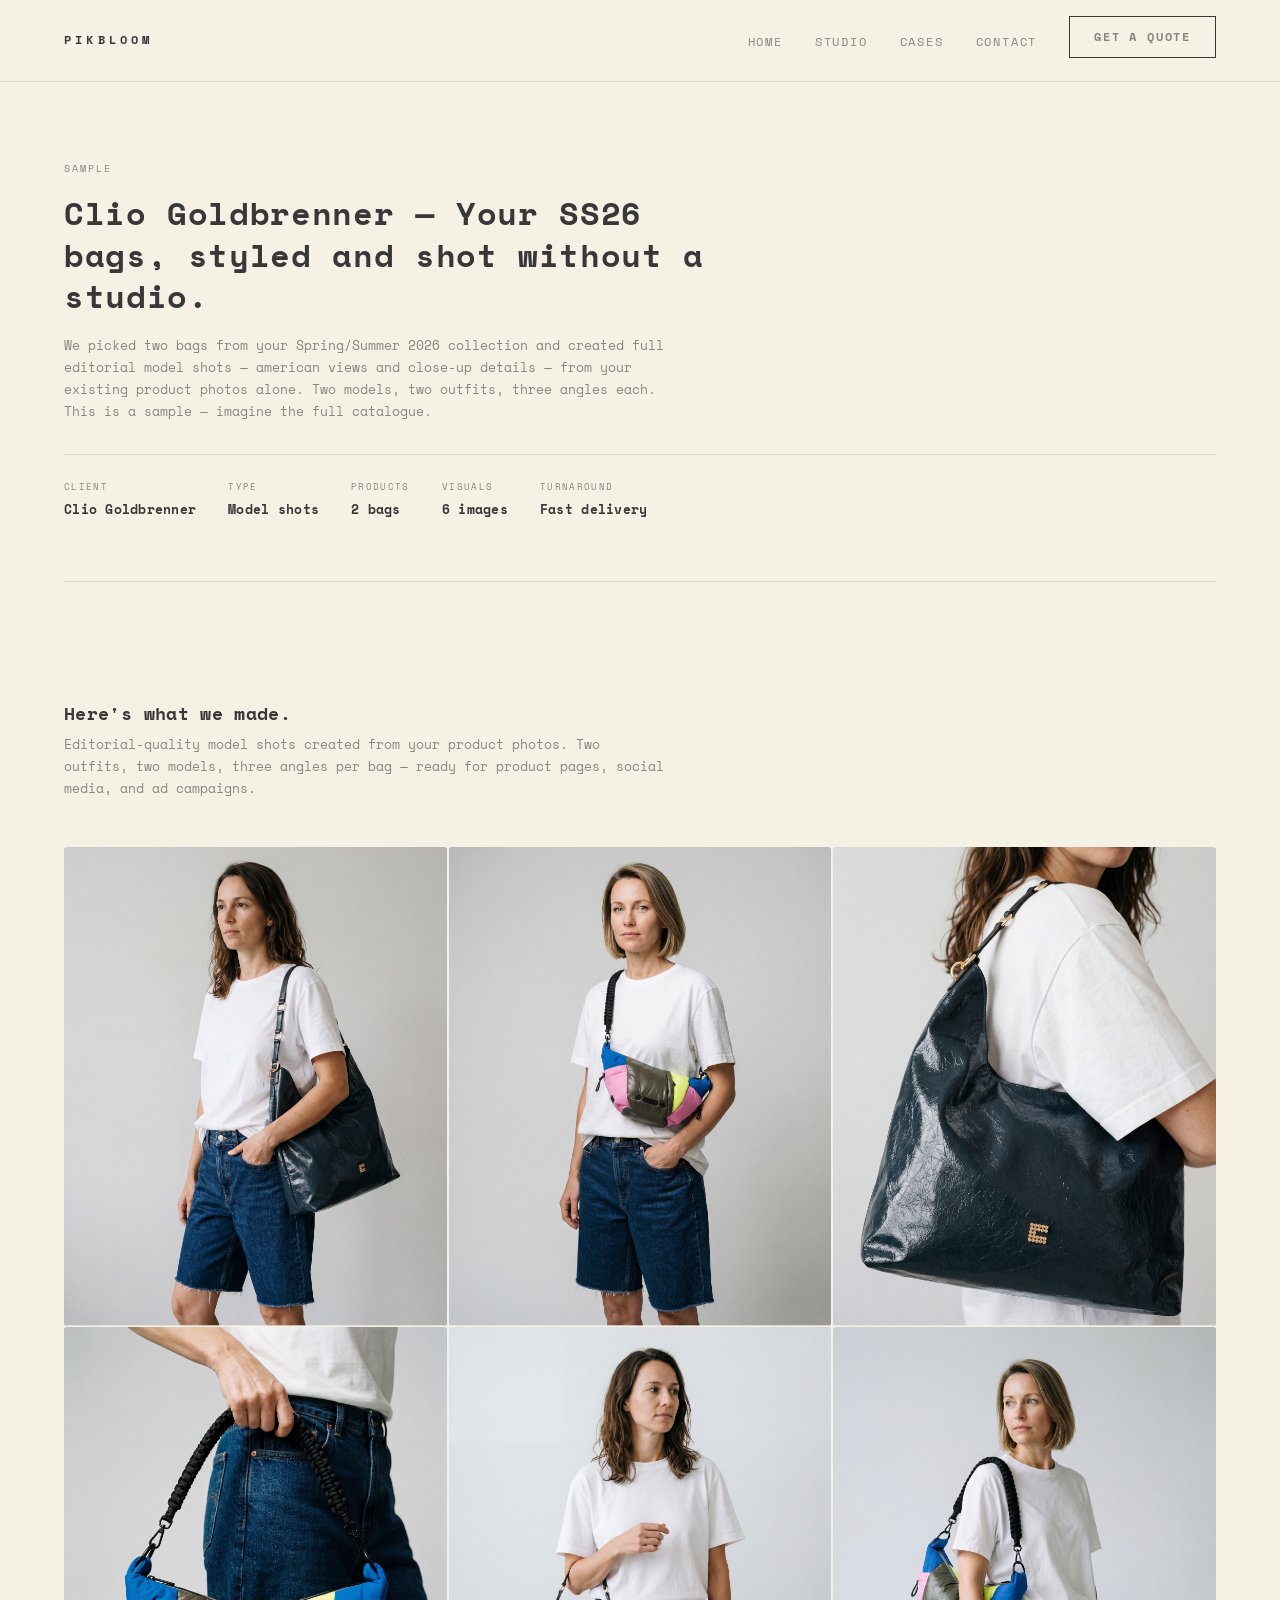
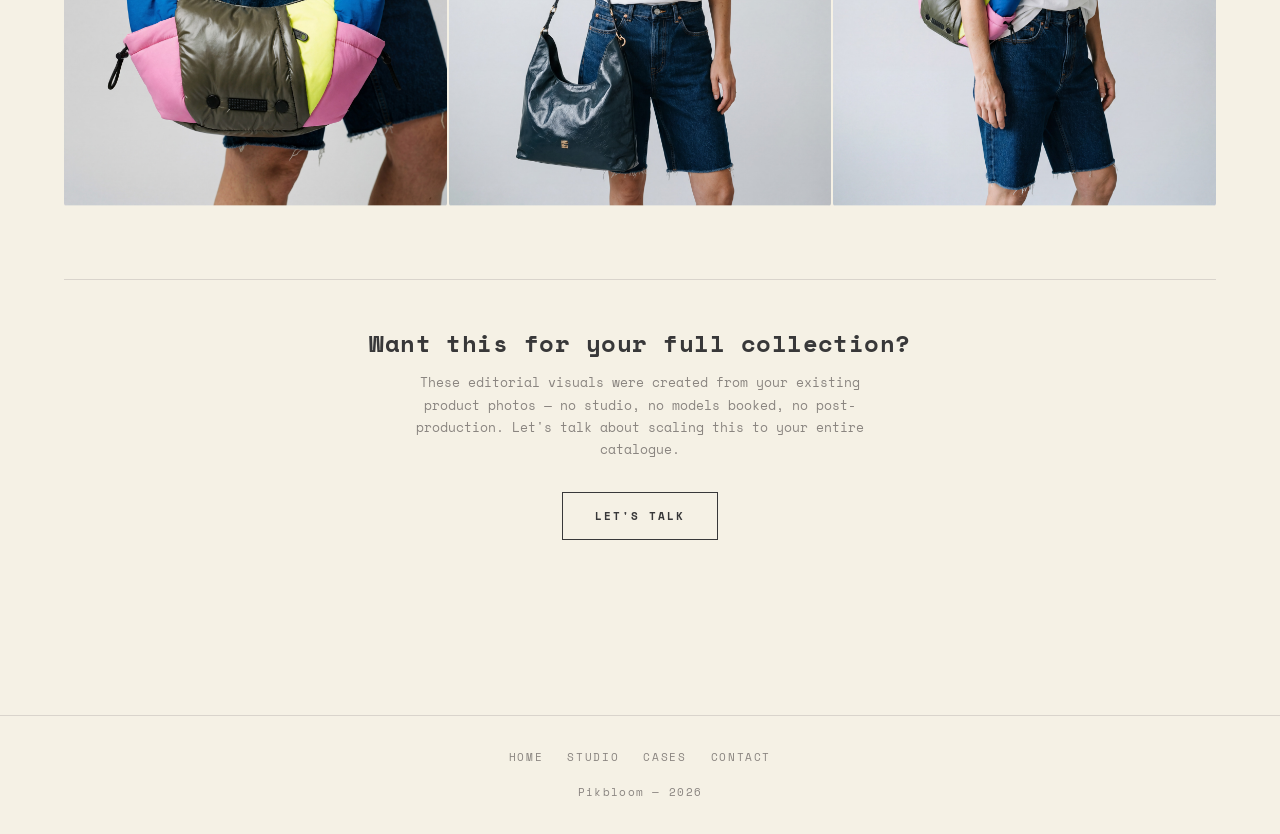
<file: case-clio/index.html>
<!DOCTYPE html>
<html lang="en">
<head>
    <meta charset="UTF-8">
    <meta name="viewport" content="width=device-width, initial-scale=1.0">
    <title>Pikbloom — Sample: Clio Goldbrenner</title>
    <meta name="robots" content="noindex, nofollow">
    <link rel="icon" type="image/jpeg" href="../Favicon.jpg">
    <link rel="stylesheet" href="../styles.css">
    <style>
        /* ---- CASE STUDY PAGE ---- */

        .case-hero {
            padding: 160px 0 60px;
        }
        .case-hero .label {
            margin-bottom: 16px;
        }
        .case-hero h1 {
            font-size: clamp(22px, 4vw, 32px);
            line-height: 1.3;
            margin-bottom: 16px;
            max-width: 700px;
        }
        .case-hero p {
            color: var(--text-light);
            font-size: 13px;
            line-height: 1.7;
            max-width: 600px;
        }

        /* Case meta */
        .case-meta {
            display: flex;
            gap: 32px;
            flex-wrap: wrap;
            margin-top: 32px;
            padding-top: 24px;
            border-top: 1px solid var(--line);
        }
        .case-meta-item {
            display: flex;
            flex-direction: column;
            gap: 4px;
        }
        .case-meta-label {
            font-size: 9px;
            letter-spacing: 0.15em;
            text-transform: uppercase;
            color: var(--text-light);
        }
        .case-meta-value {
            font-size: 13px;
            font-weight: 700;
            letter-spacing: 0.02em;
        }

        /* Before / After intro */
        .case-intro {
            max-width: 600px;
            margin-bottom: 48px;
        }
        .case-intro h2 {
            font-size: 18px;
            margin-bottom: 8px;
        }
        .case-intro p {
            font-size: 13px;
            color: var(--text-light);
            line-height: 1.7;
        }

        /* Masonry */
        .masonry {
            position: relative;
        }
        .masonry-item {
            position: absolute;
            overflow: hidden;
            background: #ECEAE4;
            border-radius: 3px;
        }
        .masonry-item img {
            width: 100%;
            display: block;
            object-fit: cover;
            transition: transform 0.6s ease;
        }
        .masonry-item:hover img {
            transform: scale(1.03);
        }
        .masonry-item.r-sq img { aspect-ratio: 1 / 1; }
        .masonry-item.r-34 img { aspect-ratio: 3 / 4; }
        .masonry-item.r-45 img { aspect-ratio: 4 / 5; }

        .masonry-item-label {
            position: absolute;
            bottom: 0; left: 0; right: 0;
            padding: 10px 12px;
            font-size: 9px;
            letter-spacing: 0.12em;
            text-transform: uppercase;
            color: var(--text-light);
            background: rgba(245, 241, 229, 0.92);
            transform: translateY(100%);
            transition: transform 0.3s;
        }
        .masonry-item:hover .masonry-item-label {
            transform: translateY(0);
        }
        @media (hover: none) {
            .masonry-item .masonry-item-label { display: none; }
        }

        /* Case footer CTA */
        .case-cta {
            margin-top: 72px;
            padding: 48px 0;
            border-top: 1px solid var(--line);
            text-align: center;
        }
        .case-cta h2 {
            font-size: clamp(18px, 3vw, 24px);
            margin-bottom: 12px;
        }
        .case-cta p {
            font-size: 13px;
            color: var(--text-light);
            margin-bottom: 32px;
            max-width: 500px;
            margin-left: auto;
            margin-right: auto;
            line-height: 1.7;
        }
    </style>
</head>
<body>

    <!-- NAV -->
    <nav>
        <a href="../index.html" class="nav-logo">Pikbloom</a>
        <button class="nav-toggle" aria-label="Menu">
            <span></span><span></span><span></span>
        </button>
        <ul class="nav-links">
            <li><a href="../index.html">Home</a></li>
            <li><a href="../studio.html">Studio</a></li>
            <li><a href="../cases.html">Cases</a></li>
            <li><a href="../contact.html">Contact</a></li>
            <li><a href="../contact.html" class="btn btn-small"><span>Get a quote</span></a></li>
        </ul>
    </nav>

    <!-- HERO -->
    <section class="case-hero">
        <div class="container">
            <div class="label reveal">Sample</div>
            <h1 class="reveal">Clio Goldbrenner &mdash; Your SS26 bags, styled and shot without a studio.</h1>
            <p class="reveal">
                We picked two bags from your Spring/Summer 2026 collection and created full editorial model shots &mdash; american views and close-up details &mdash; from your existing product photos alone. Two models, two outfits, three angles each. This is a sample &mdash; imagine the full catalogue.
            </p>
            <div class="case-meta reveal">
                <div class="case-meta-item">
                    <span class="case-meta-label">Client</span>
                    <span class="case-meta-value">Clio Goldbrenner</span>
                </div>
                <div class="case-meta-item">
                    <span class="case-meta-label">Type</span>
                    <span class="case-meta-value">Model shots</span>
                </div>
                <div class="case-meta-item">
                    <span class="case-meta-label">Products</span>
                    <span class="case-meta-value">2 bags</span>
                </div>
                <div class="case-meta-item">
                    <span class="case-meta-label">Visuals</span>
                    <span class="case-meta-value">6 images</span>
                </div>
                <div class="case-meta-item">
                    <span class="case-meta-label">Turnaround</span>
                    <span class="case-meta-value">Fast delivery</span>
                </div>
            </div>
        </div>
    </section>

    <div class="section-divider"></div>

    <!-- GALLERY -->
    <section>
        <div class="container">
            <div class="case-intro reveal">
                <h2>Here's what we made.</h2>
                <p>Editorial-quality model shots created from your product photos. Two outfits, two models, three angles per bag &mdash; ready for product pages, social media, and ad campaigns.</p>
            </div>

            <div class="masonry reveal">
                <!-- Carry Crinkle Patent — american 1 -->
                <div class="masonry-item r-45">
                    <img src="../img/cases/clio/carry-crinkle-patent_american-1.jpg" alt="Clio Goldbrenner Carry Crinkle Patent Night Blue — american shot shoulder">
                    <div class="masonry-item-label">Carry Crinkle Patent &mdash; American shot</div>
                </div>
                <!-- Citizen Nylon Colorblock — american 1 -->
                <div class="masonry-item r-45">
                    <img src="../img/cases/clio/citizen-nylon-colorblock_american-1.jpg" alt="Clio Goldbrenner Citizen Nylon Colorblock — american shot crossbody">
                    <div class="masonry-item-label">Citizen Nylon &mdash; American shot</div>
                </div>
                <!-- Carry Crinkle Patent — closeup -->
                <div class="masonry-item r-45">
                    <img src="../img/cases/clio/carry-crinkle-patent_closeup.jpg" alt="Clio Goldbrenner Carry Crinkle Patent Night Blue — detail close-up">
                    <div class="masonry-item-label">Carry Crinkle Patent &mdash; Close-up</div>
                </div>
                <!-- Citizen Nylon Colorblock — closeup -->
                <div class="masonry-item r-45">
                    <img src="../img/cases/clio/citizen-nylon-colorblock_closeup.jpg" alt="Clio Goldbrenner Citizen Nylon Colorblock — detail close-up">
                    <div class="masonry-item-label">Citizen Nylon &mdash; Close-up</div>
                </div>
                <!-- Carry Crinkle Patent — american 2 -->
                <div class="masonry-item r-45">
                    <img src="../img/cases/clio/carry-crinkle-patent_american-2.jpg" alt="Clio Goldbrenner Carry Crinkle Patent Night Blue — american shot hand hold">
                    <div class="masonry-item-label">Carry Crinkle Patent &mdash; Alternate angle</div>
                </div>
                <!-- Citizen Nylon Colorblock — american 2 -->
                <div class="masonry-item r-45">
                    <img src="../img/cases/clio/citizen-nylon-colorblock_american-2.jpg" alt="Clio Goldbrenner Citizen Nylon Colorblock — american shot shoulder">
                    <div class="masonry-item-label">Citizen Nylon &mdash; Alternate angle</div>
                </div>
            </div>

            <!-- CTA -->
            <div class="case-cta reveal">
                <h2>Want this for your full collection?</h2>
                <p>These editorial visuals were created from your existing product photos &mdash; no studio, no models booked, no post-production. Let's talk about scaling this to your entire catalogue.</p>
                <a href="../contact.html" class="btn"><span>Let's talk</span></a>
            </div>
        </div>
    </section>

    <!-- FOOTER -->
    <footer>
        <div class="footer-links">
            <a href="../index.html">Home</a>
            <a href="../studio.html">Studio</a>
            <a href="../cases.html">Cases</a>
            <a href="../contact.html">Contact</a>
        </div>
        <div>Pikbloom &mdash; 2026</div>
    </footer>

    <script src="../script.js"></script>
    <script>
    (function() {
        const GAP = 2;
        function layoutMasonry(container) {
            const items = container.querySelectorAll('.masonry-item');
            if (!items.length) return;
            const cols = window.innerWidth >= 1024 ? 3 : 2;
            const containerW = container.offsetWidth;
            const colW = (containerW - GAP * (cols - 1)) / cols;
            const colHeights = new Array(cols).fill(0);
            items.forEach(item => {
                const col = colHeights.indexOf(Math.min(...colHeights));
                item.style.width = colW + 'px';
                item.style.left = col * (colW + GAP) + 'px';
                item.style.top = colHeights[col] + 'px';
                colHeights[col] += item.offsetHeight + GAP;
            });
            container.style.height = Math.max(...colHeights) + 'px';
        }
        function layoutAll() { document.querySelectorAll('.masonry').forEach(layoutMasonry); }
        const images = document.querySelectorAll('.masonry-item img');
        let loaded = 0;
        images.forEach(img => {
            if (img.complete) { loaded++; } else { img.addEventListener('load', () => { loaded++; if (loaded >= images.length) layoutAll(); }); }
        });
        if (loaded >= images.length) layoutAll();
        window.addEventListener('resize', layoutAll);
    })();
    </script>
</body>
</html>
</file>
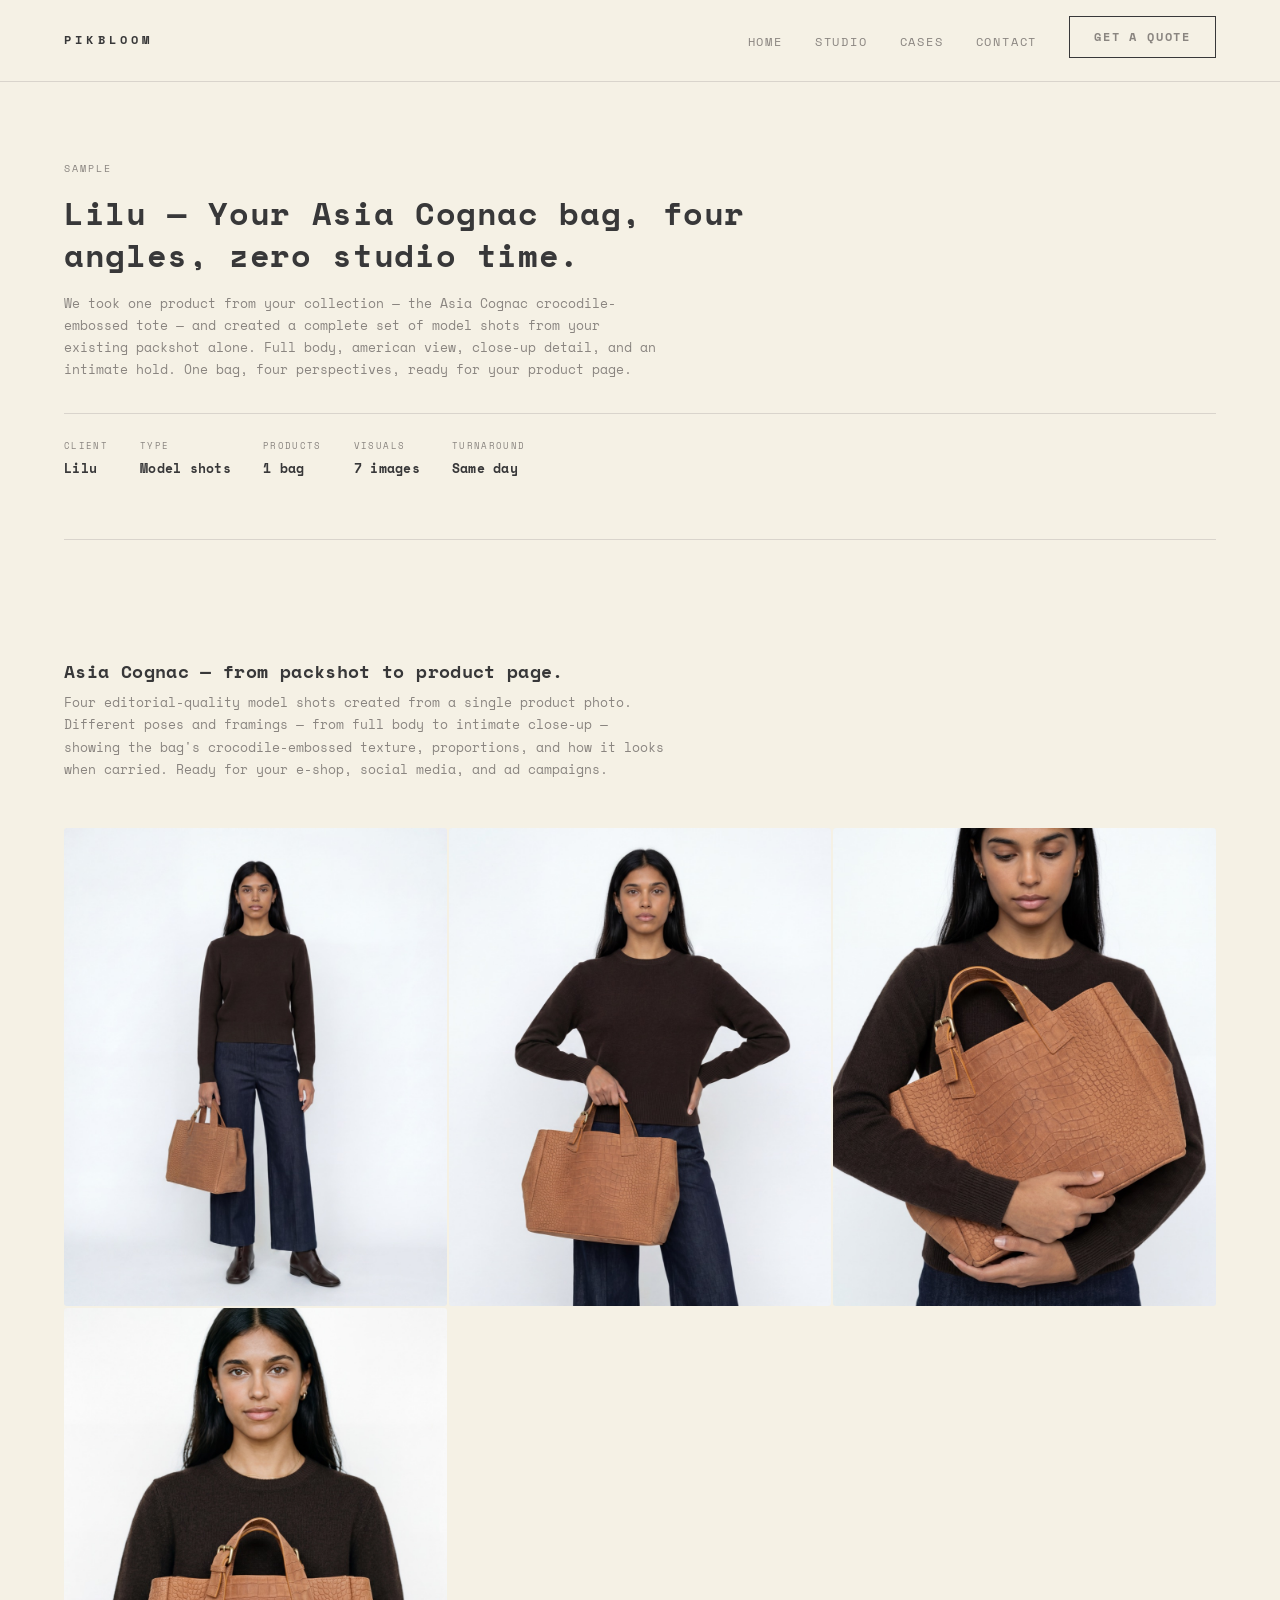
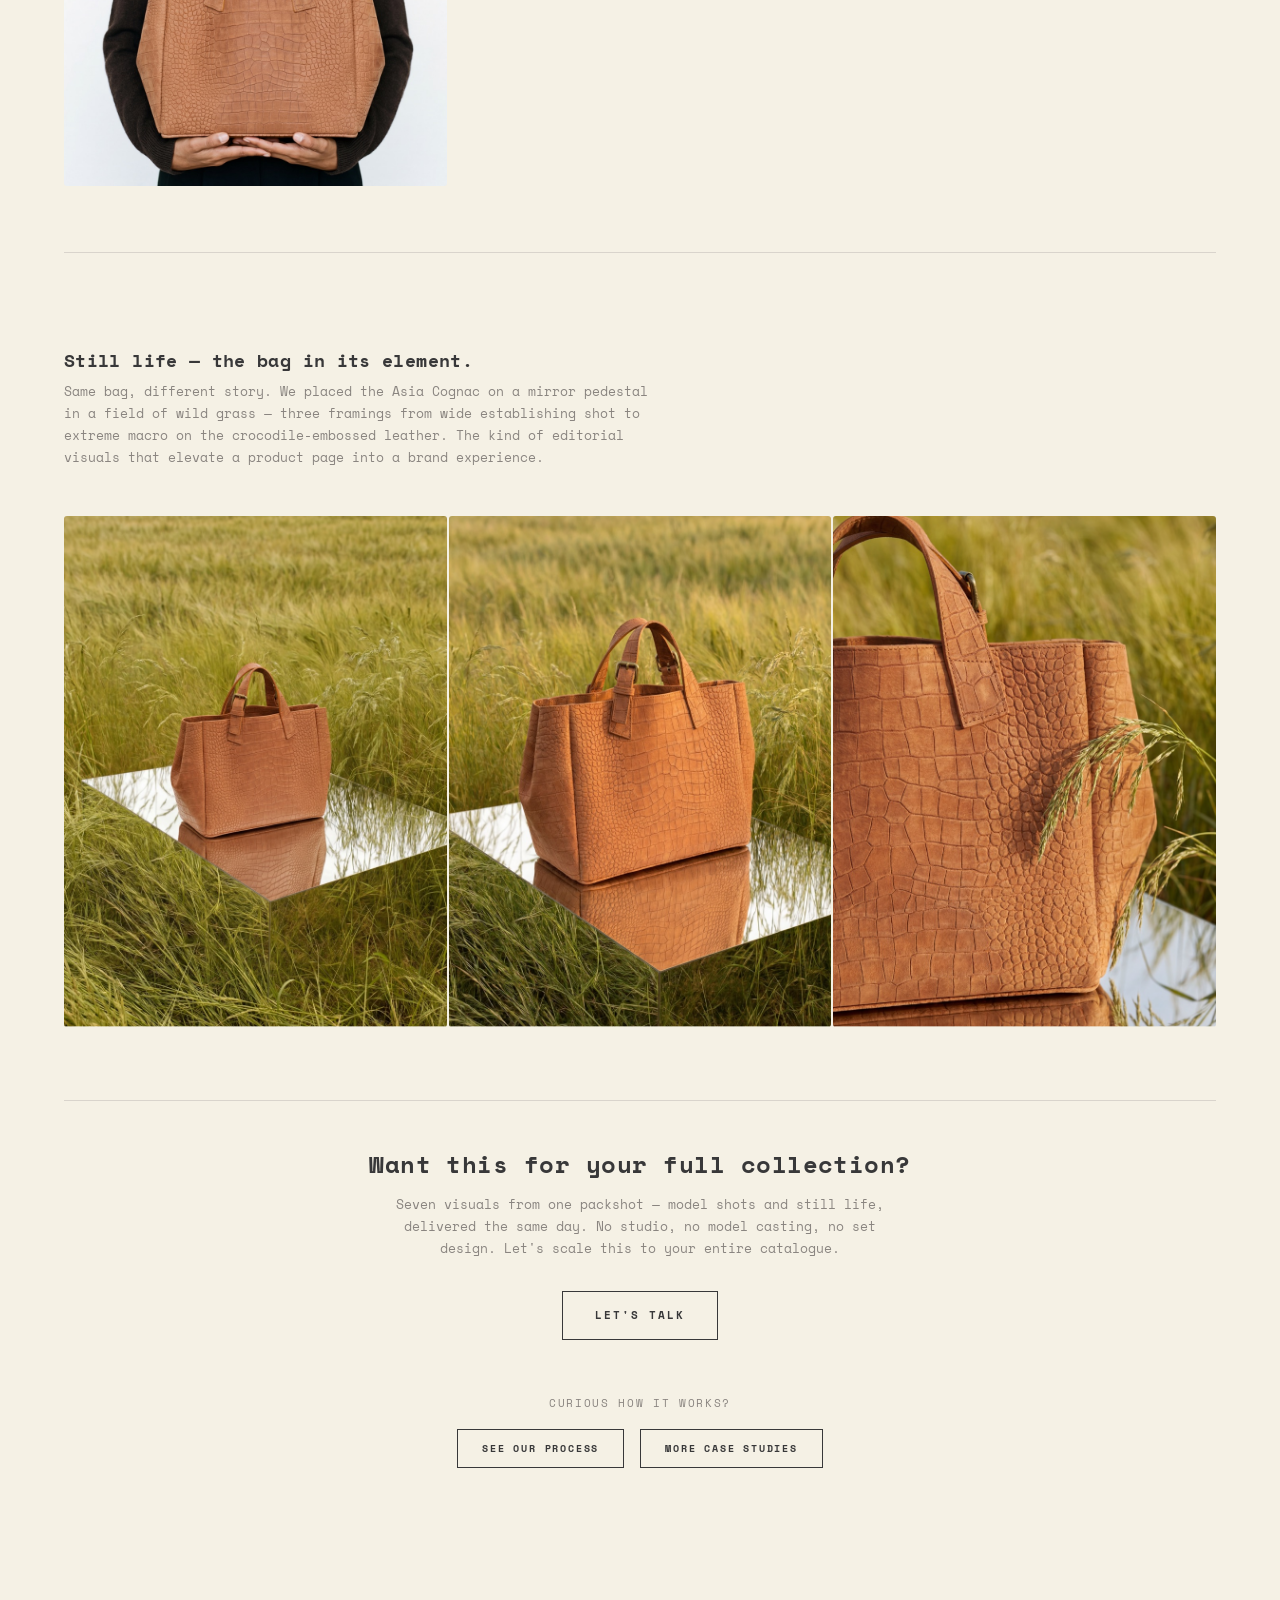
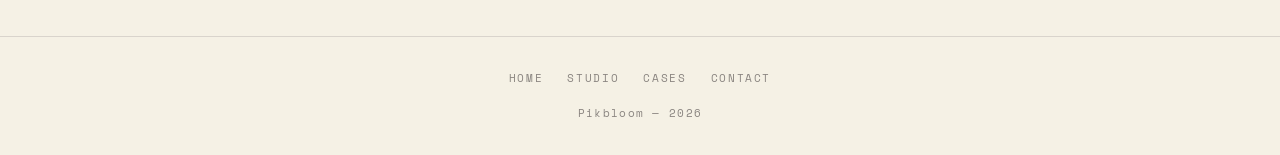
<file: case-lilu/index.html>
<!DOCTYPE html>
<html lang="en">
<head>
    <meta charset="UTF-8">
    <meta name="viewport" content="width=device-width, initial-scale=1.0">
    <title>Pikbloom — Sample: Lilu</title>
    <meta name="robots" content="noindex, nofollow">
    <link rel="icon" type="image/jpeg" href="../Favicon.jpg">
    <link rel="stylesheet" href="../styles.css">
    <style>
        /* ---- CASE STUDY PAGE ---- */

        .case-hero {
            padding: 160px 0 60px;
        }
        .case-hero .label {
            margin-bottom: 16px;
        }
        .case-hero h1 {
            font-size: clamp(22px, 4vw, 32px);
            line-height: 1.3;
            margin-bottom: 16px;
            max-width: 700px;
        }
        .case-hero p {
            color: var(--text-light);
            font-size: 13px;
            line-height: 1.7;
            max-width: 600px;
        }

        /* Case meta */
        .case-meta {
            display: flex;
            gap: 32px;
            flex-wrap: wrap;
            margin-top: 32px;
            padding-top: 24px;
            border-top: 1px solid var(--line);
        }
        .case-meta-item {
            display: flex;
            flex-direction: column;
            gap: 4px;
        }
        .case-meta-label {
            font-size: 9px;
            letter-spacing: 0.15em;
            text-transform: uppercase;
            color: var(--text-light);
        }
        .case-meta-value {
            font-size: 13px;
            font-weight: 700;
            letter-spacing: 0.02em;
        }

        /* Section intro */
        .case-intro {
            max-width: 600px;
            margin-bottom: 48px;
        }
        .case-intro h2 {
            font-size: 18px;
            margin-bottom: 8px;
        }
        .case-intro p {
            font-size: 13px;
            color: var(--text-light);
            line-height: 1.7;
        }

        /* Masonry */
        .masonry {
            position: relative;
        }
        .masonry-item {
            position: absolute;
            overflow: hidden;
            background: #ECEAE4;
            border-radius: 3px;
        }
        .masonry-item img {
            width: 100%;
            display: block;
            object-fit: cover;
            transition: transform 0.6s ease;
        }
        .masonry-item:hover img {
            transform: scale(1.03);
        }
        .masonry-item.r-sq img { aspect-ratio: 1 / 1; }
        .masonry-item.r-34 img { aspect-ratio: 3 / 4; }
        .masonry-item.r-45 img { aspect-ratio: 4 / 5; }

        .masonry-item-label {
            position: absolute;
            bottom: 0; left: 0; right: 0;
            padding: 10px 12px;
            font-size: 9px;
            letter-spacing: 0.12em;
            text-transform: uppercase;
            color: var(--text-light);
            background: rgba(245, 241, 229, 0.92);
            transform: translateY(100%);
            transition: transform 0.3s;
        }
        .masonry-item:hover .masonry-item-label {
            transform: translateY(0);
        }
        @media (hover: none) {
            .masonry-item .masonry-item-label { display: none; }
        }

        /* Product divider */
        .product-divider {
            margin: 64px 0 48px;
            padding-top: 48px;
            border-top: 1px solid var(--line);
        }

        /* Case footer CTA */
        .case-cta {
            margin-top: 72px;
            padding: 48px 0;
            border-top: 1px solid var(--line);
            text-align: center;
        }
        .case-cta h2 {
            font-size: clamp(18px, 3vw, 24px);
            margin-bottom: 12px;
        }
        .case-cta p {
            font-size: 13px;
            color: var(--text-light);
            margin-bottom: 32px;
            max-width: 500px;
            margin-left: auto;
            margin-right: auto;
            line-height: 1.7;
        }
    </style>
</head>
<body>

    <!-- NAV -->
    <nav>
        <a href="../index.html" class="nav-logo">Pikbloom</a>
        <button class="nav-toggle" aria-label="Menu">
            <span></span><span></span><span></span>
        </button>
        <ul class="nav-links">
            <li><a href="../index.html">Home</a></li>
            <li><a href="../studio.html">Studio</a></li>
            <li><a href="../cases.html">Cases</a></li>
            <li><a href="../contact.html">Contact</a></li>
            <li><a href="../contact.html" class="btn btn-small"><span>Get a quote</span></a></li>
        </ul>
    </nav>

    <!-- HERO -->
    <section class="case-hero">
        <div class="container">
            <div class="label reveal">Sample</div>
            <h1 class="reveal">Lilu &mdash; Your Asia Cognac bag, four angles, zero studio time.</h1>
            <p class="reveal">
                We took one product from your collection &mdash; the Asia Cognac crocodile-embossed tote &mdash; and created a complete set of model shots from your existing packshot alone. Full body, american view, close-up detail, and an intimate hold. One bag, four perspectives, ready for your product page.
            </p>
            <div class="case-meta reveal">
                <div class="case-meta-item">
                    <span class="case-meta-label">Client</span>
                    <span class="case-meta-value">Lilu</span>
                </div>
                <div class="case-meta-item">
                    <span class="case-meta-label">Type</span>
                    <span class="case-meta-value">Model shots</span>
                </div>
                <div class="case-meta-item">
                    <span class="case-meta-label">Products</span>
                    <span class="case-meta-value">1 bag</span>
                </div>
                <div class="case-meta-item">
                    <span class="case-meta-label">Visuals</span>
                    <span class="case-meta-value">7 images</span>
                </div>
                <div class="case-meta-item">
                    <span class="case-meta-label">Turnaround</span>
                    <span class="case-meta-value">Same day</span>
                </div>
            </div>
        </div>
    </section>

    <div class="section-divider"></div>

    <!-- GALLERY -->
    <section>
        <div class="container">
            <div class="case-intro reveal">
                <h2>Asia Cognac &mdash; from packshot to product page.</h2>
                <p>Four editorial-quality model shots created from a single product photo. Different poses and framings &mdash; from full body to intimate close-up &mdash; showing the bag's crocodile-embossed texture, proportions, and how it looks when carried. Ready for your e-shop, social media, and ad campaigns.</p>
            </div>

            <div class="masonry reveal">
                <!-- Full body — hand carry -->
                <div class="masonry-item r-45">
                    <img src="../img/cases/lilu/lilu_asia-cognac_v3_fullbody-hand.jpg" alt="Lilu Asia Cognac — Full body hand carry">
                    <div class="masonry-item-label">Asia Cognac &mdash; Full body</div>
                </div>
                <!-- American — front hold -->
                <div class="masonry-item r-45">
                    <img src="../img/cases/lilu/lilu_asia-cognac_v3_american.jpg" alt="Lilu Asia Cognac — American shot front hold">
                    <div class="masonry-item-label">Asia Cognac &mdash; American view</div>
                </div>
                <!-- Close-up — cradled -->
                <div class="masonry-item r-45">
                    <img src="../img/cases/lilu/lilu_asia-cognac_v3_closeup.jpg" alt="Lilu Asia Cognac — Close-up cradled in arms">
                    <div class="masonry-item-label">Asia Cognac &mdash; Close-up</div>
                </div>
                <!-- Pose — held in front -->
                <div class="masonry-item r-45">
                    <img src="../img/cases/lilu/lilu_asia-cognac_v2_pose3.jpg" alt="Lilu Asia Cognac — Held in front, face visible">
                    <div class="masonry-item-label">Asia Cognac &mdash; Front hold</div>
                </div>
            </div>

            <!-- STILL LIFE SECTION -->
            <div class="product-divider"></div>

            <div class="case-intro reveal">
                <h2>Still life &mdash; the bag in its element.</h2>
                <p>Same bag, different story. We placed the Asia Cognac on a mirror pedestal in a field of wild grass &mdash; three framings from wide establishing shot to extreme macro on the crocodile-embossed leather. The kind of editorial visuals that elevate a product page into a brand experience.</p>
            </div>

            <div class="masonry reveal" id="masonry-stilllife">
                <div class="masonry-item r-34">
                    <img src="../img/cases/lilu/lilu-stilllife-01-wide.jpg" alt="Lilu Asia Cognac — Still life wide shot, mirror in grass field">
                    <div class="masonry-item-label">Still life &mdash; Wide</div>
                </div>
                <div class="masonry-item r-34">
                    <img src="../img/cases/lilu/lilu-stilllife-02-medium-pro.jpg" alt="Lilu Asia Cognac — Still life medium shot on mirror">
                    <div class="masonry-item-label">Still life &mdash; Medium</div>
                </div>
                <div class="masonry-item r-34">
                    <img src="../img/cases/lilu/lilu-stilllife-03-closeup-pro.jpg" alt="Lilu Asia Cognac — Still life extreme close-up leather texture">
                    <div class="masonry-item-label">Still life &mdash; Macro detail</div>
                </div>
            </div>

            <!-- CTA -->
            <div class="case-cta reveal">
                <h2>Want this for your full collection?</h2>
                <p>Seven visuals from one packshot &mdash; model shots and still life, delivered the same day. No studio, no model casting, no set design. Let's scale this to your entire catalogue.</p>
                <a href="../contact.html" class="btn"><span>Let's talk</span></a>
            </div>

            <!-- DISCOVER MORE -->
            <div class="case-cta reveal" style="border-top: none; margin-top: 0; padding-top: 0;">
                <p style="font-size: 11px; letter-spacing: 0.15em; text-transform: uppercase; margin-bottom: 16px;">Curious how it works?</p>
                <div style="display: flex; gap: 16px; justify-content: center; flex-wrap: wrap;">
                    <a href="../studio.html" class="btn btn-small"><span>See our process</span></a>
                    <a href="../cases.html" class="btn btn-small" style="background: transparent; border: 1px solid var(--text);"><span>More case studies</span></a>
                </div>
            </div>
        </div>
    </section>

    <!-- FOOTER -->
    <footer>
        <div class="footer-links">
            <a href="../index.html">Home</a>
            <a href="../studio.html">Studio</a>
            <a href="../cases.html">Cases</a>
            <a href="../contact.html">Contact</a>
        </div>
        <div>Pikbloom &mdash; 2026</div>
    </footer>

    <script src="../script.js"></script>
    <script>
    (function() {
        const GAP = 2;
        function layoutMasonry(container) {
            const items = container.querySelectorAll('.masonry-item');
            if (!items.length) return;
            const cols = window.innerWidth >= 1024 ? 3 : 2;
            const containerW = container.offsetWidth;
            const colW = (containerW - GAP * (cols - 1)) / cols;
            const colHeights = new Array(cols).fill(0);
            items.forEach(item => {
                const col = colHeights.indexOf(Math.min(...colHeights));
                item.style.width = colW + 'px';
                item.style.left = col * (colW + GAP) + 'px';
                item.style.top = colHeights[col] + 'px';
                colHeights[col] += item.offsetHeight + GAP;
            });
            container.style.height = Math.max(...colHeights) + 'px';
        }
        function layoutAll() { document.querySelectorAll('.masonry').forEach(layoutMasonry); }
        const images = document.querySelectorAll('.masonry-item img');
        let loaded = 0;
        const total = images.length;
        images.forEach(img => {
            if (img.complete) { loaded++; } else { img.addEventListener('load', () => { loaded++; if (loaded >= total) layoutAll(); }); }
        });
        if (loaded >= total) layoutAll();
        window.addEventListener('resize', layoutAll);
    })();
    </script>
</body>
</html>
</file>
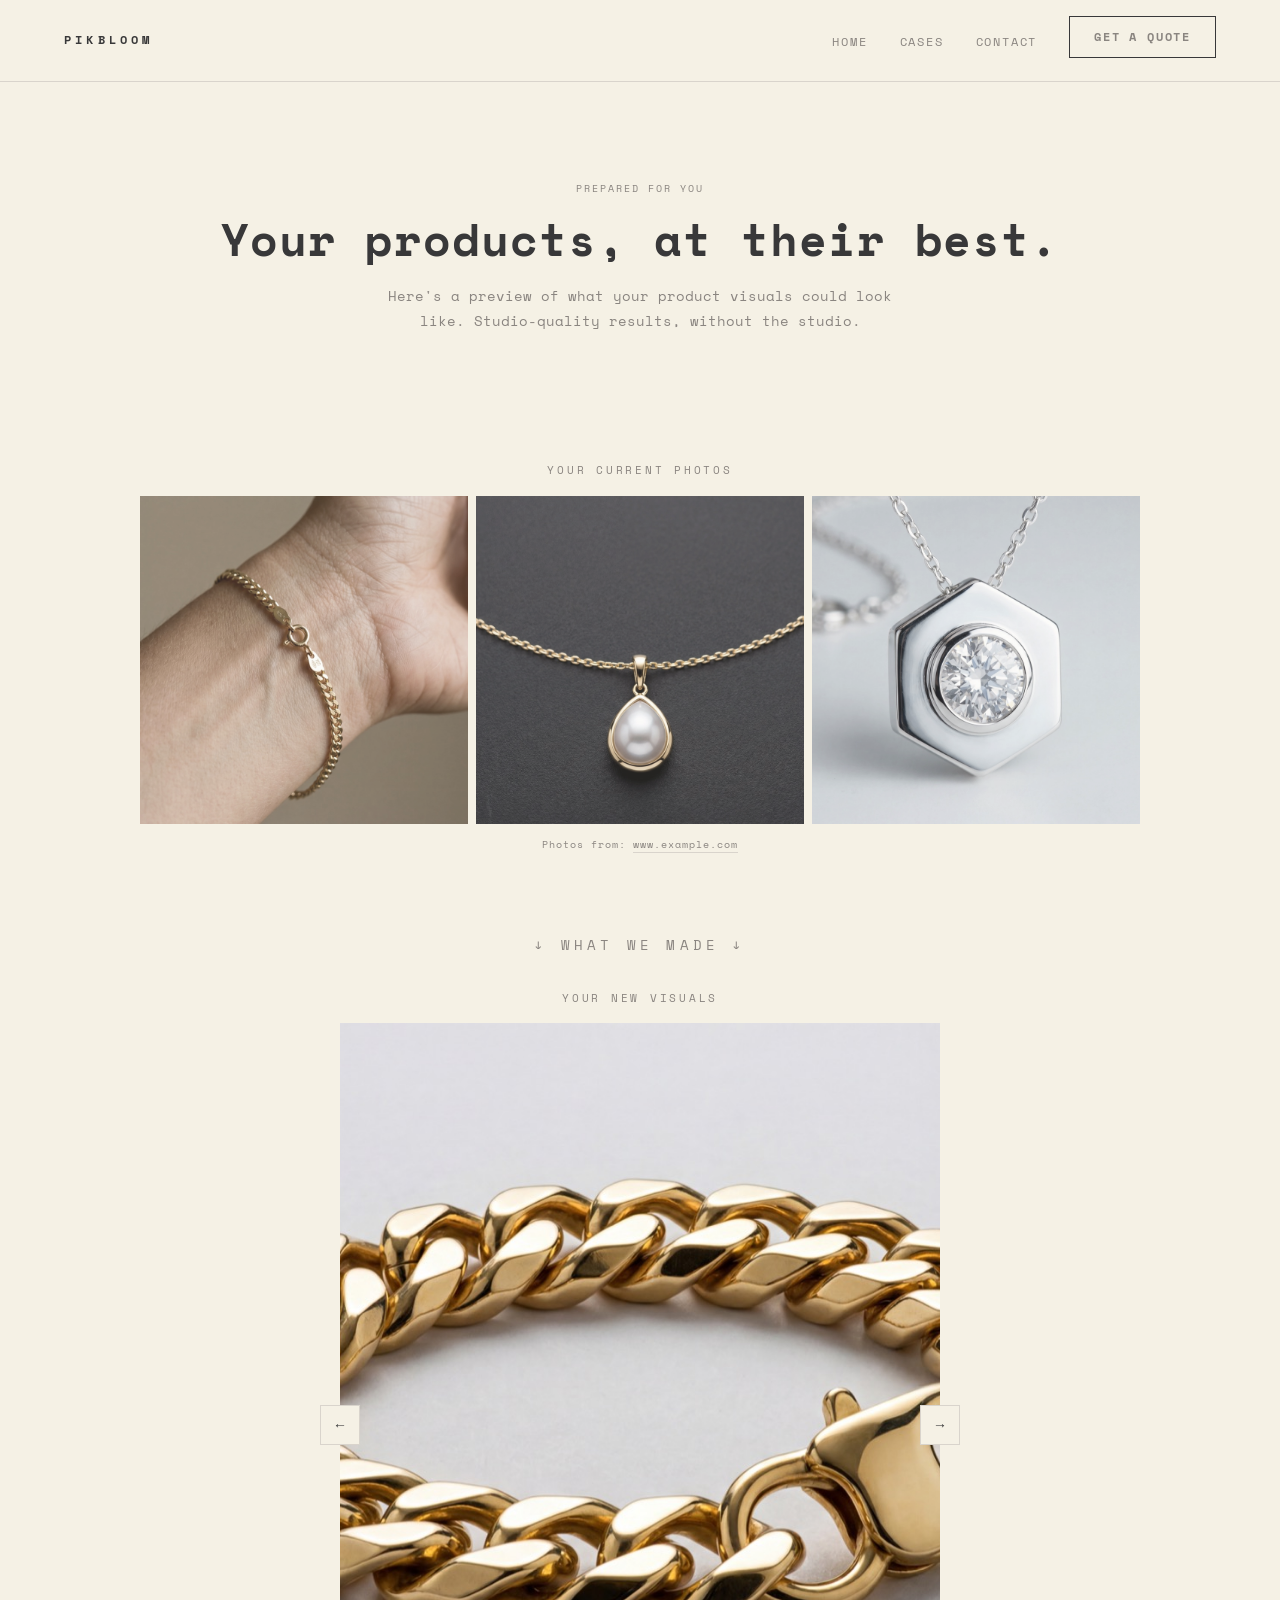
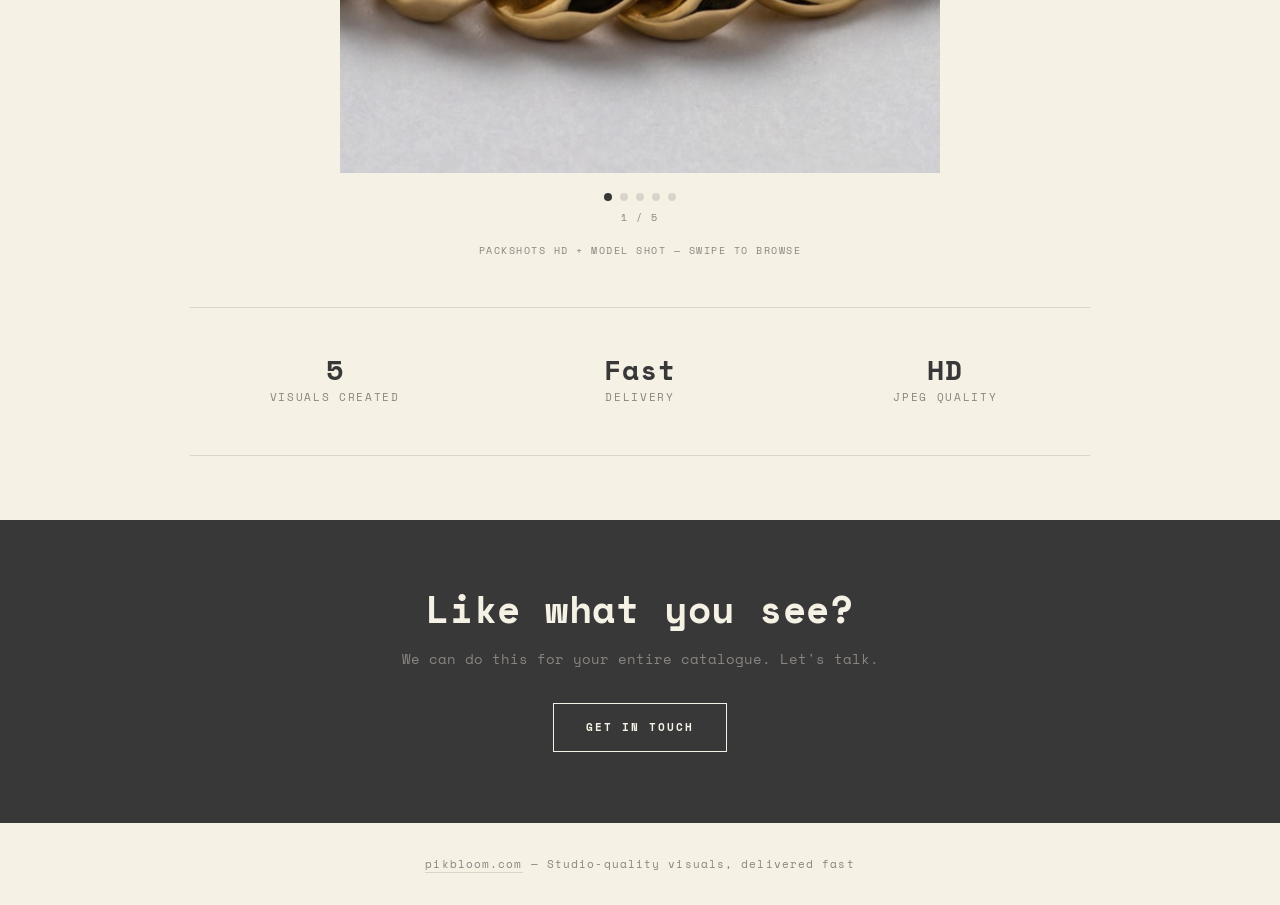
<file: p/demo/index.html>
<!DOCTYPE html>
<html lang="en">
<head>
    <meta charset="UTF-8">
    <meta name="viewport" content="width=device-width, initial-scale=1.0">
    <meta name="robots" content="noindex, nofollow">
    <title>Pikbloom — Your visuals, ready</title>
    <link rel="stylesheet" href="../../styles.css">
    <style>
        /* ---- PREVIEW PAGE STYLES ---- */
        .preview-hero {
            padding: 140px 0 64px;
            text-align: center;
        }
        .preview-hero .label { margin-bottom: 16px; }
        .preview-hero h1 { margin-bottom: 16px; }
        .preview-hero p {
            color: var(--text-light);
            max-width: 540px;
            margin: 0 auto;
        }

        /* Before: small, understated */
        .before-section {
            padding: 48px 0;
        }
        .before-grid {
            display: grid;
            grid-template-columns: repeat(3, 1fr);
            gap: 8px;
            max-width: 800px;
            margin: 0 auto;
        }
        .before-grid img {
            width: 100%;
            aspect-ratio: 1;
            object-fit: cover;
            filter: saturate(0.7);
            opacity: 0.85;
        }

        /* Source link */
        .preview-source {
            text-align: center;
            padding: 12px 0 0;
            font-size: 10px;
            letter-spacing: 0.1em;
            color: var(--text-light);
        }
        .preview-source a {
            color: var(--text-light);
            border-bottom: 1px solid var(--line);
            transition: color 0.3s, border-color 0.3s;
        }
        .preview-source a:hover {
            color: var(--text);
            border-color: var(--text);
        }

        /* Arrow divider */
        .preview-divider {
            text-align: center;
            padding: 32px 0;
            font-size: 14px;
            letter-spacing: 0.3em;
            text-transform: uppercase;
            color: var(--text-light);
        }

        /* After: carousel */
        .after-section {
            padding: 0 0 64px;
        }

        .carousel-wrapper {
            max-width: 600px;
            margin: 0 auto;
            position: relative;
        }

        .carousel-track {
            display: flex;
            overflow-x: auto;
            scroll-snap-type: x mandatory;
            -webkit-overflow-scrolling: touch;
            scrollbar-width: none;
            gap: 0;
        }
        .carousel-track::-webkit-scrollbar { display: none; }

        .carousel-slide {
            flex: 0 0 100%;
            aspect-ratio: 4 / 5;
            scroll-snap-align: start;
            overflow: hidden;
            background: #ECEAE4;
        }
        .carousel-slide img {
            width: 100%;
            height: 100%;
            object-fit: cover;
        }

        /* Dots */
        .carousel-dots {
            display: flex;
            justify-content: center;
            gap: 8px;
            padding: 20px 0 0;
        }
        .carousel-dot {
            width: 8px;
            height: 8px;
            border-radius: 50%;
            background: var(--line);
            border: none;
            cursor: pointer;
            padding: 0;
            transition: background 0.3s;
            -webkit-tap-highlight-color: transparent;
        }
        .carousel-dot.active {
            background: var(--text);
        }

        /* Arrows */
        .carousel-arrow {
            position: absolute;
            top: 50%;
            transform: translateY(-50%);
            width: 40px;
            height: 40px;
            background: var(--bg);
            border: 1px solid var(--line);
            display: flex;
            align-items: center;
            justify-content: center;
            cursor: pointer;
            font-size: 14px;
            color: var(--text);
            transition: background 0.3s, border-color 0.3s;
            z-index: 2;
            -webkit-tap-highlight-color: transparent;
        }
        .carousel-arrow:hover {
            border-color: var(--text);
        }
        .carousel-arrow.prev { left: -20px; }
        .carousel-arrow.next { right: -20px; }

        /* Slide counter */
        .carousel-counter {
            text-align: center;
            padding: 8px 0 0;
            font-size: 10px;
            letter-spacing: 0.15em;
            color: var(--text-light);
        }

        /* Caption */
        .preview-caption {
            text-align: center;
            padding: 16px 0 0;
            font-size: 10px;
            letter-spacing: 0.15em;
            text-transform: uppercase;
            color: var(--text-light);
        }

        /* Stats bar */
        .preview-stats {
            display: grid;
            grid-template-columns: repeat(3, 1fr);
            gap: 16px;
            text-align: center;
            padding: 48px 0;
            border-top: 1px solid var(--line);
            border-bottom: 1px solid var(--line);
            max-width: 800px;
            margin: 48px auto 0;
        }
        .preview-stats .stat-number {
            font-size: 28px;
        }

        /* CTA */
        .preview-cta {
            background: var(--text);
            color: var(--bg);
            padding: 64px var(--pad);
            text-align: center;
        }
        .preview-cta h2 { margin-bottom: 12px; }
        .preview-cta p {
            color: var(--text-light);
            margin-bottom: 32px;
            max-width: 480px;
            margin-left: auto;
            margin-right: auto;
        }
        .preview-cta .btn {
            border-color: var(--bg);
            color: var(--bg);
        }
        .preview-cta .btn::after { background: var(--bg); }
        .preview-cta .btn:hover { color: var(--text); }

        /* Footer minimal */
        .preview-footer {
            text-align: center;
            padding: 32px var(--pad);
            font-size: 11px;
            color: var(--text-light);
            letter-spacing: 0.1em;
        }
        .preview-footer a {
            color: var(--text-light);
            border-bottom: 1px solid var(--line);
            transition: color 0.3s, border-color 0.3s;
        }
        .preview-footer a:hover {
            color: var(--text);
            border-color: var(--text);
        }

        /* Mobile: hide arrows, swipe only */
        .carousel-arrow { display: none; }

        @media (min-width: 600px) {
            .preview-hero { padding: 160px 0 80px; }
            .carousel-wrapper { max-width: 500px; }
            .carousel-arrow { display: flex; }
            .before-grid { max-width: 900px; }
            .preview-stats { max-width: 900px; }
        }

        @media (min-width: 1024px) {
            .preview-hero { padding: 180px 0 80px; }
            .preview-hero h1 { font-size: clamp(32px, 3.5vw, 48px); }
            .carousel-wrapper { max-width: 600px; }
            .before-grid { max-width: 1000px; }
        }
    </style>
</head>
<body>

    <!-- NAV (minimal) -->
    <nav>
        <a href="../../index.html" class="nav-logo">Pikbloom</a>
        <ul class="nav-links">
            <li><a href="../../index.html">Home</a></li>
            <li><a href="../../cases.html">Cases</a></li>
            <li><a href="../../contact.html">Contact</a></li>
            <li><a href="../../contact.html" class="btn btn-small"><span>Get a quote</span></a></li>
        </ul>
    </nav>

    <!-- HERO -->
    <div class="preview-hero">
        <div class="container">
            <div class="label reveal">Prepared for you</div>
            <h1 class="reveal">Your products, at their best.</h1>
            <p class="reveal">Here's a preview of what your product visuals could look like. Studio-quality results, without the studio.</p>
        </div>
    </div>

    <!-- BEFORE -->
    <section class="before-section">
        <div class="container">
            <div class="section-label reveal" style="text-align: center;">Your current photos</div>
            <div class="before-grid reveal">
                <img src="img/raw-1.jpg" alt="Original photo">
                <img src="img/raw-2.jpg" alt="Original photo">
                <img src="img/raw-3.jpg" alt="Original photo">
            </div>
            <div class="preview-source reveal">Photos from: <a href="https://www.example.com" target="_blank" rel="noopener">www.example.com</a></div>
        </div>
    </section>

    <div class="preview-divider reveal">&darr; What we made &darr;</div>

    <!-- AFTER -->
    <section class="after-section">
        <div class="container">
            <div class="section-label reveal" style="text-align: center;">Your new visuals</div>

            <!-- Carousel -->
            <div class="carousel-wrapper reveal">
                <div class="carousel-track" id="carousel">
                    <div class="carousel-slide">
                        <img src="img/after-1.jpg" alt="Packshot 3/4">
                    </div>
                    <div class="carousel-slide">
                        <img src="img/after-2.jpg" alt="Packshot side">
                    </div>
                    <div class="carousel-slide">
                        <img src="img/after-3.jpg" alt="Packshot front">
                    </div>
                    <div class="carousel-slide">
                        <img src="img/after-4.jpg" alt="Packshot pair">
                    </div>
                    <div class="carousel-slide">
                        <img src="img/after-5.jpg" alt="Model shot">
                    </div>
                </div>
                <button class="carousel-arrow prev" id="carouselPrev">&larr;</button>
                <button class="carousel-arrow next" id="carouselNext">&rarr;</button>
                <div class="carousel-dots" id="carouselDots"></div>
                <div class="carousel-counter"><span id="carouselCurrent">1</span> / <span id="carouselTotal">5</span></div>
            </div>
            <div class="preview-caption reveal">Packshots HD + model shot — swipe to browse</div>

            <!-- Stats -->
            <div class="preview-stats reveal">
                <div>
                    <div class="stat-number">5</div>
                    <div class="stat-label">Visuals created</div>
                </div>
                <div>
                    <div class="stat-number">Fast</div>
                    <div class="stat-label">Delivery</div>
                </div>
                <div>
                    <div class="stat-number">HD</div>
                    <div class="stat-label">JPEG quality</div>
                </div>
            </div>
        </div>
    </section>

    <!-- CTA -->
    <div class="preview-cta">
        <h2 class="reveal">Like what you see?</h2>
        <p class="reveal">We can do this for your entire catalogue. Let's talk.</p>
        <div class="reveal">
            <a href="mailto:hello@pikbloom.com" class="btn"><span>Get in touch</span></a>
        </div>
    </div>

    <!-- FOOTER -->
    <div class="preview-footer">
        <a href="../../index.html">pikbloom.com</a> &mdash; Studio-quality visuals, delivered fast
    </div>

    <script src="../../script.js"></script>
    <script>
    (function() {
        const track = document.getElementById('carousel');
        const dotsContainer = document.getElementById('carouselDots');
        const counter = document.getElementById('carouselCurrent');
        const prevBtn = document.getElementById('carouselPrev');
        const nextBtn = document.getElementById('carouselNext');
        const slides = track.querySelectorAll('.carousel-slide');
        const total = slides.length;
        let current = 0;

        // Create dots
        slides.forEach((_, i) => {
            const dot = document.createElement('button');
            dot.classList.add('carousel-dot');
            if (i === 0) dot.classList.add('active');
            dot.addEventListener('click', () => goTo(i));
            dotsContainer.appendChild(dot);
        });

        const dots = dotsContainer.querySelectorAll('.carousel-dot');

        function goTo(index) {
            current = index;
            track.scrollTo({ left: track.offsetWidth * index, behavior: 'smooth' });
            updateUI();
        }

        function updateUI() {
            dots.forEach((d, i) => d.classList.toggle('active', i === current));
            counter.textContent = current + 1;
        }

        prevBtn.addEventListener('click', () => goTo(Math.max(0, current - 1)));
        nextBtn.addEventListener('click', () => goTo(Math.min(total - 1, current + 1)));

        // Sync dots on scroll/swipe
        let scrollTimeout;
        track.addEventListener('scroll', () => {
            clearTimeout(scrollTimeout);
            scrollTimeout = setTimeout(() => {
                const index = Math.round(track.scrollLeft / track.offsetWidth);
                if (index !== current) {
                    current = index;
                    updateUI();
                }
            }, 50);
        });
    })();
    </script>
</body>
</html>
</file>
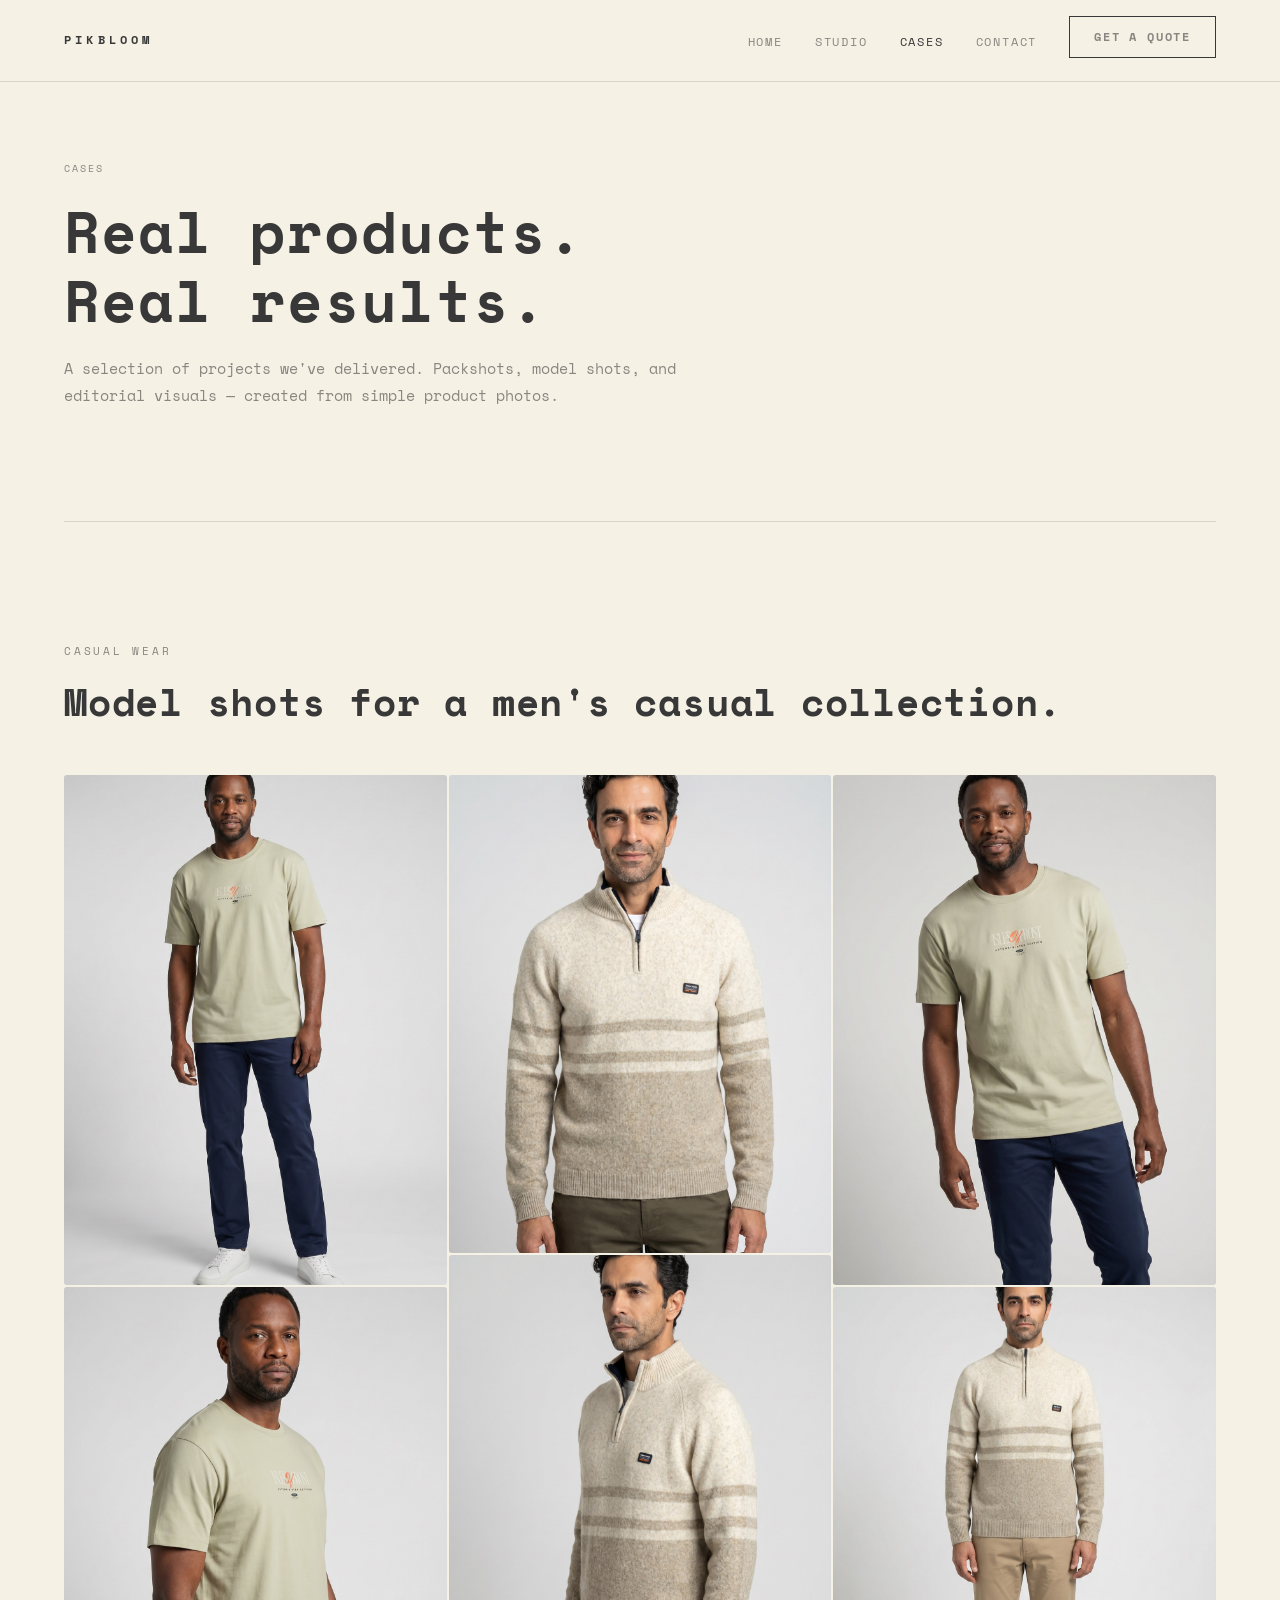
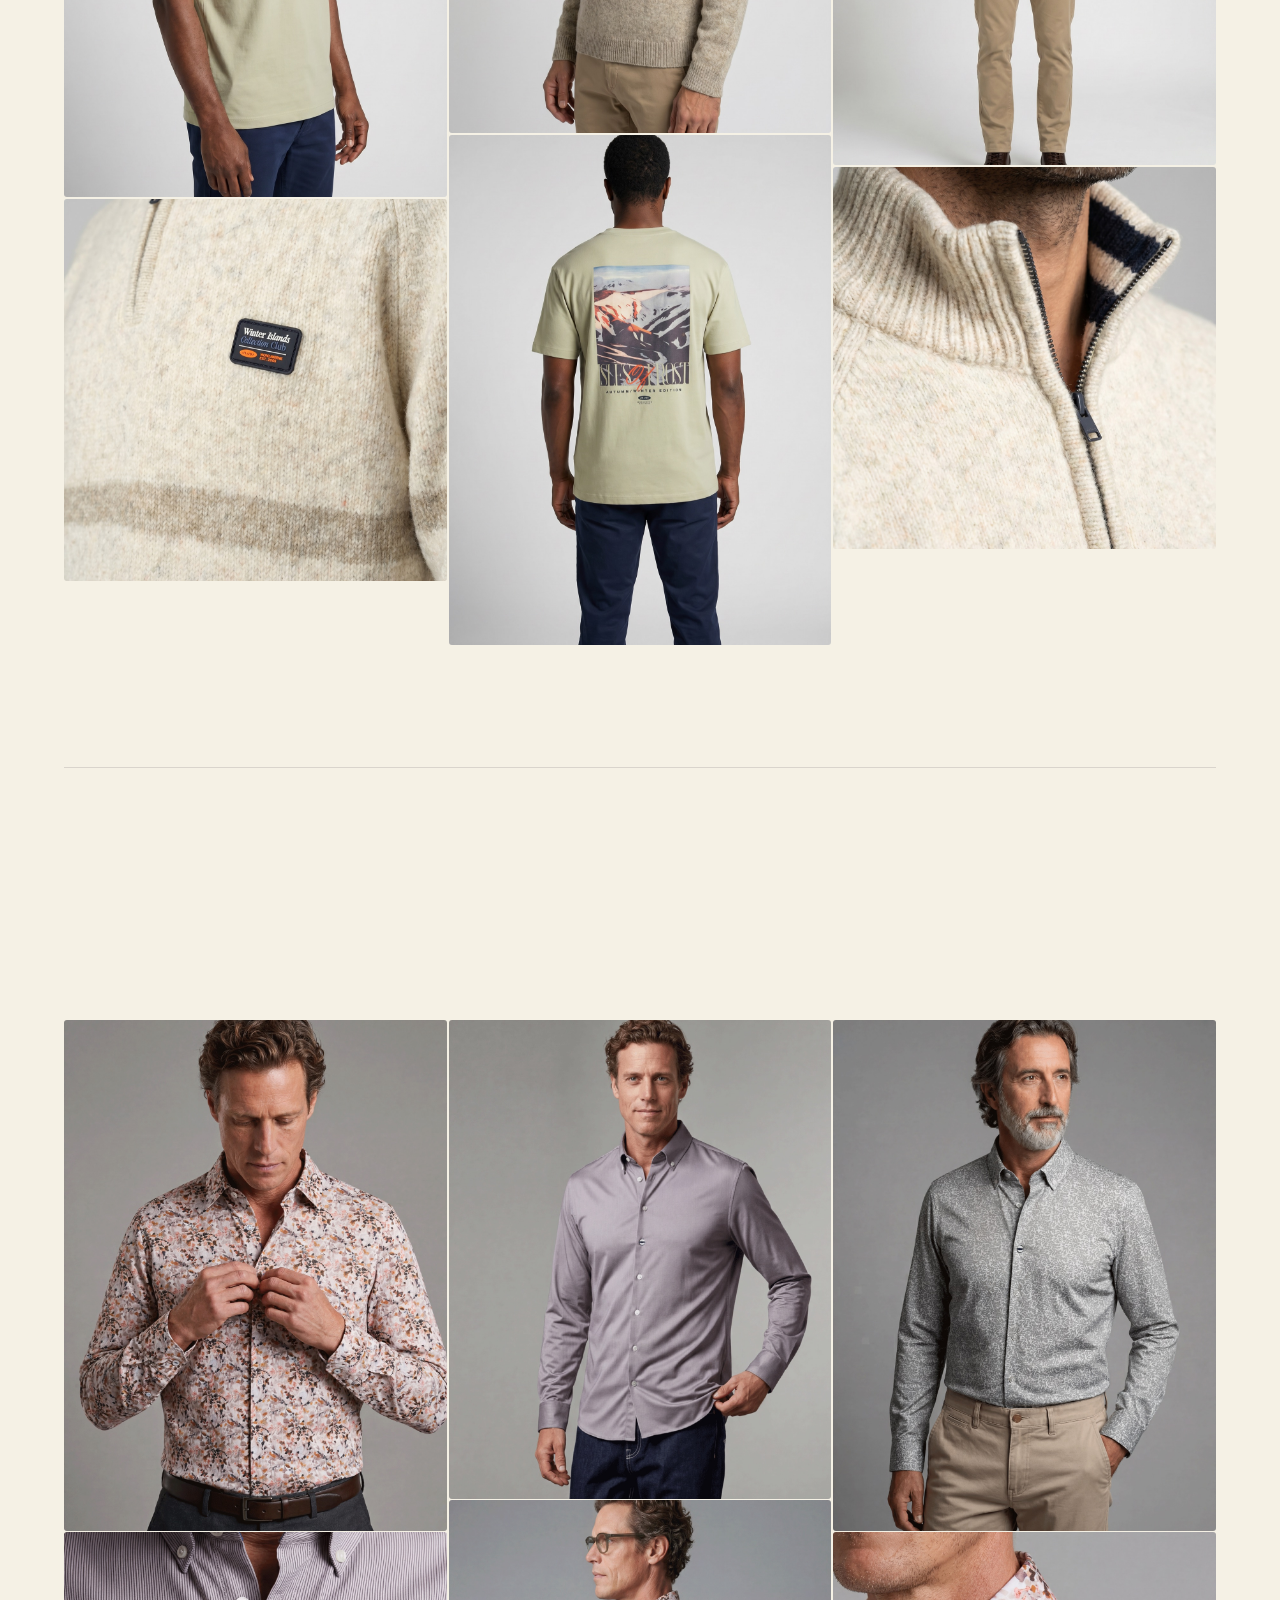
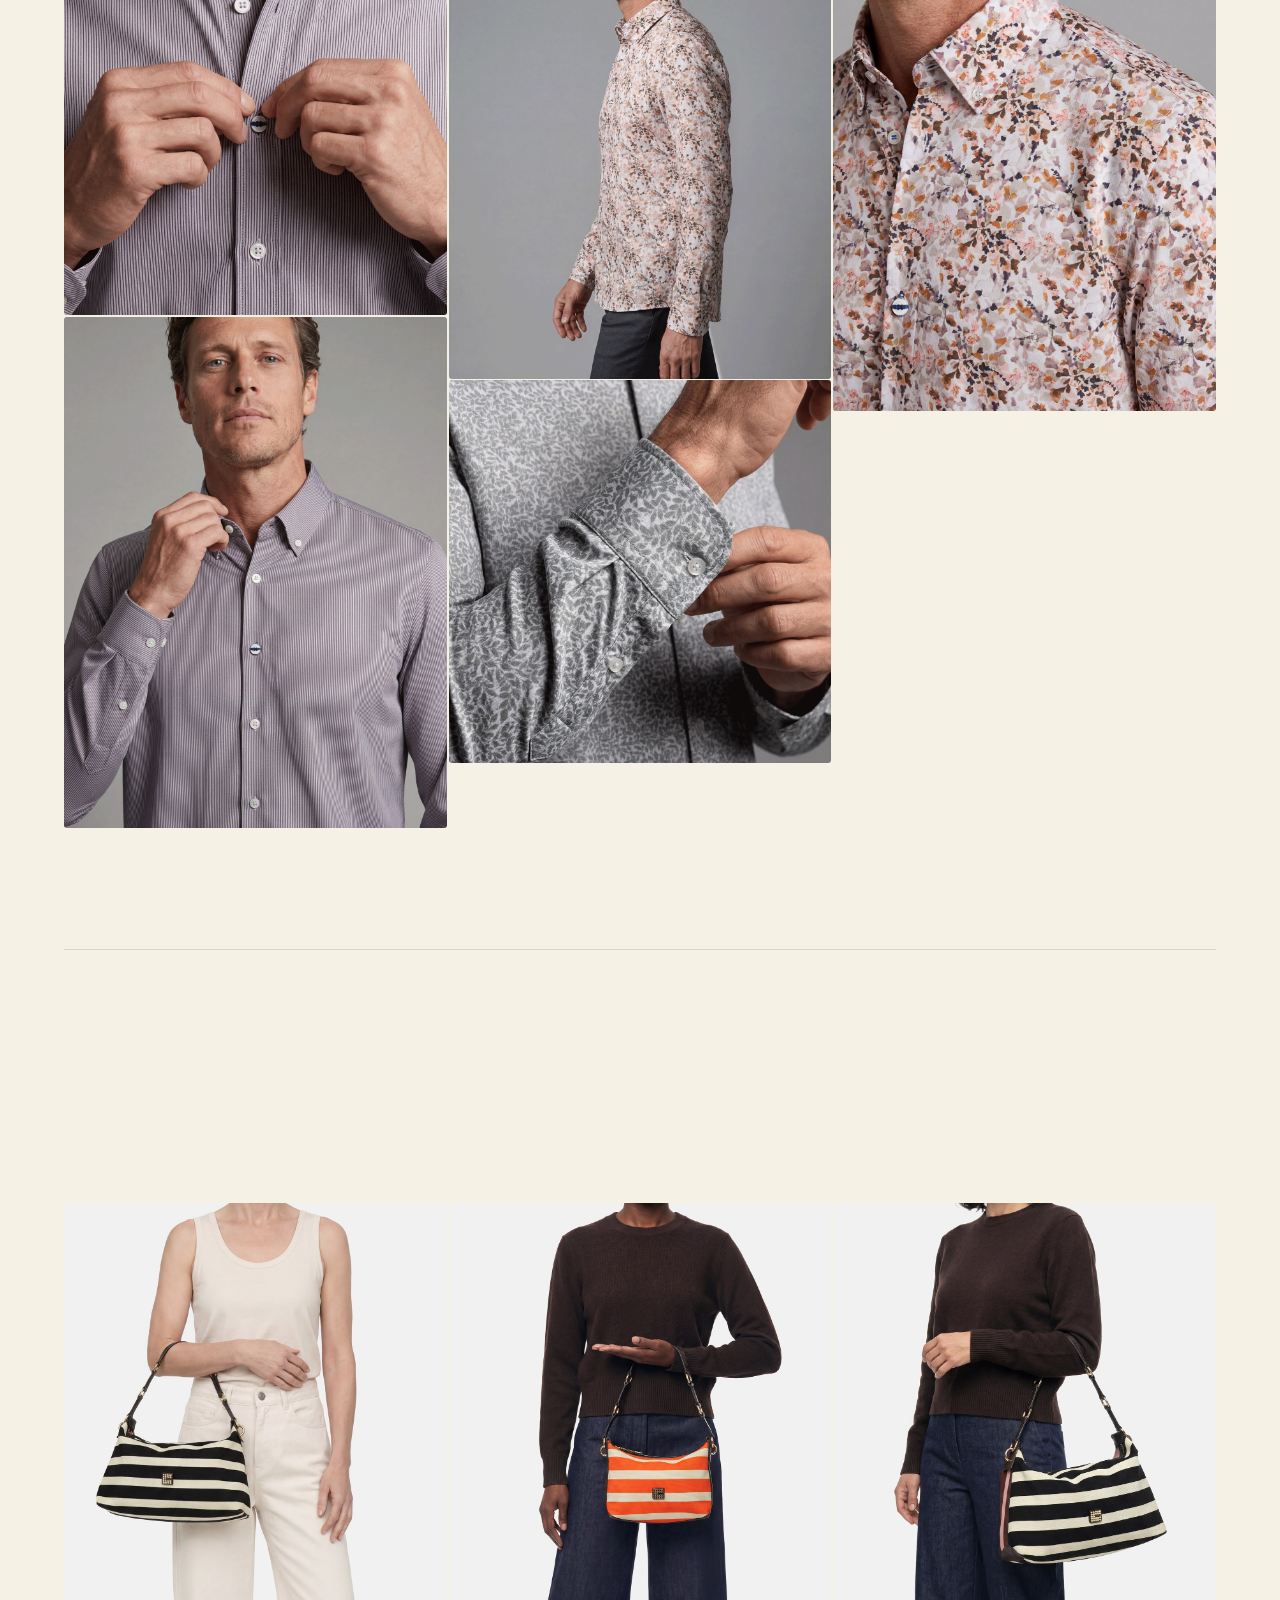
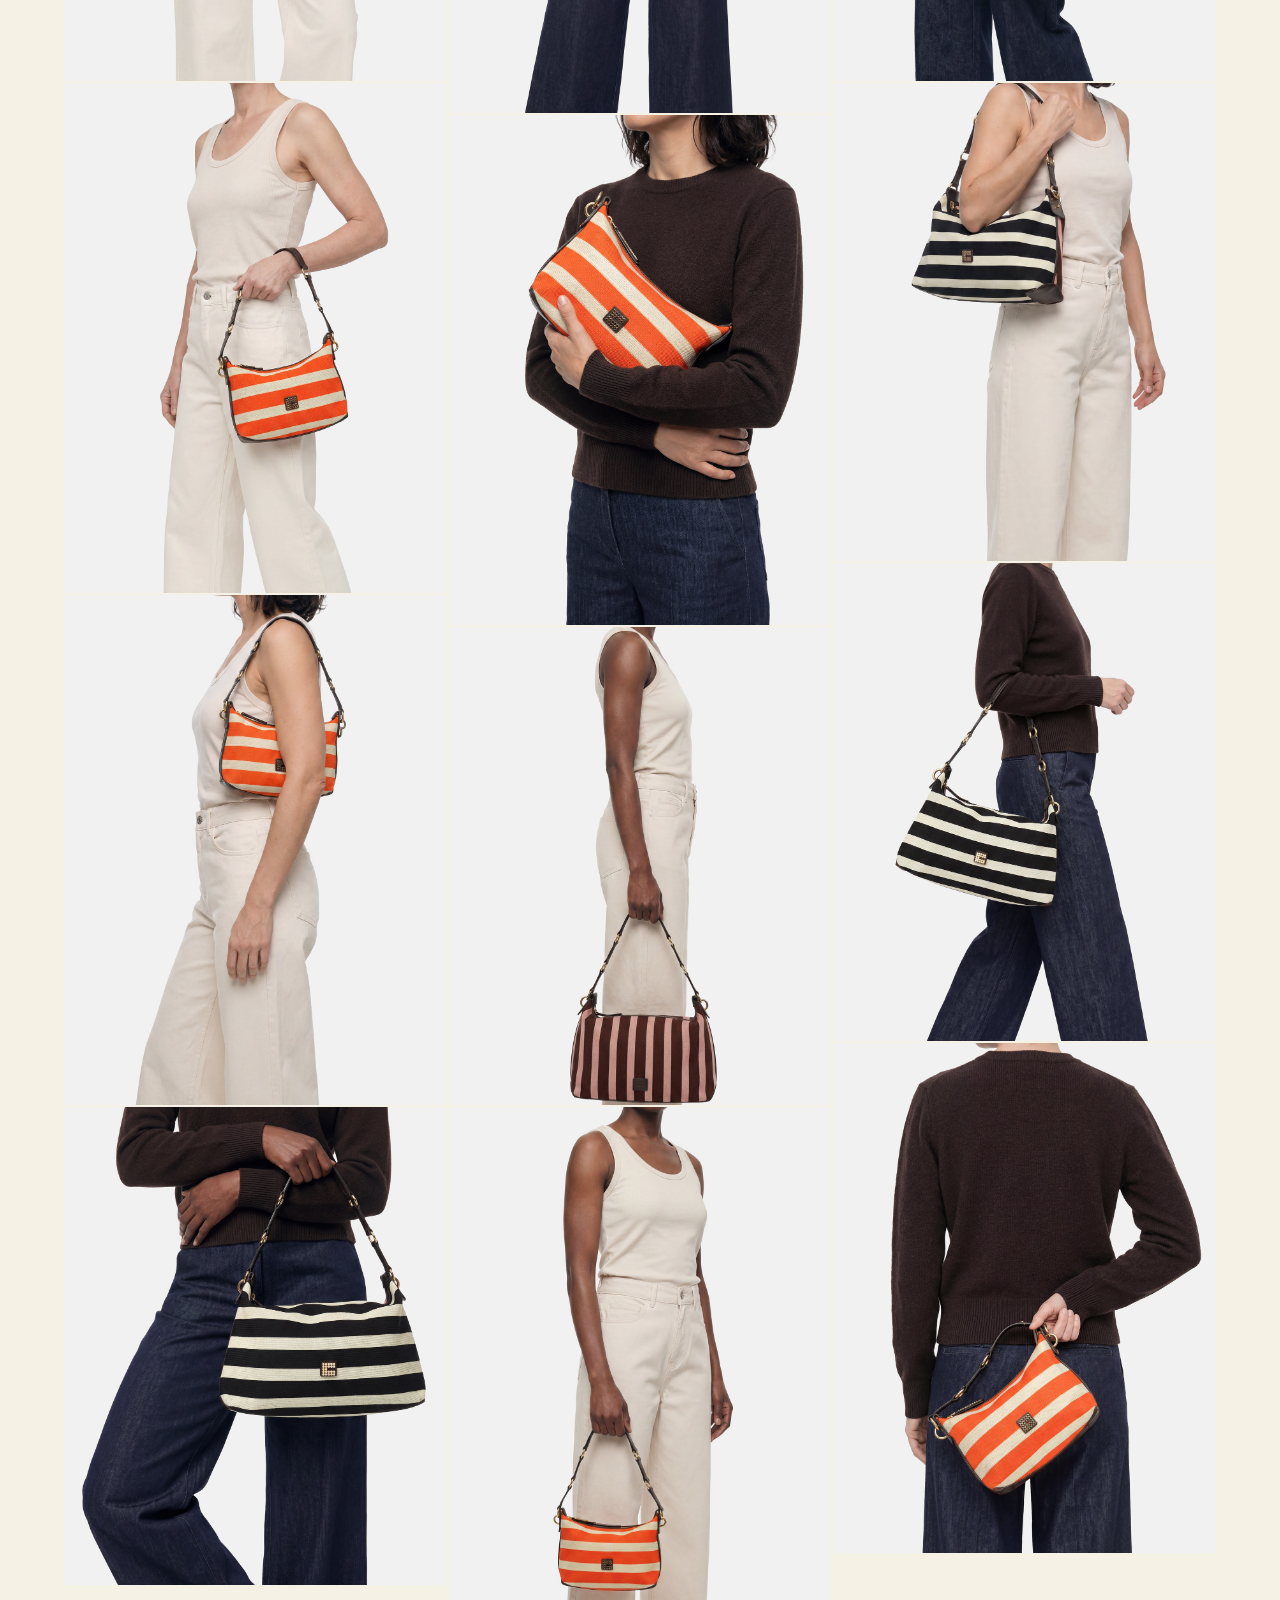
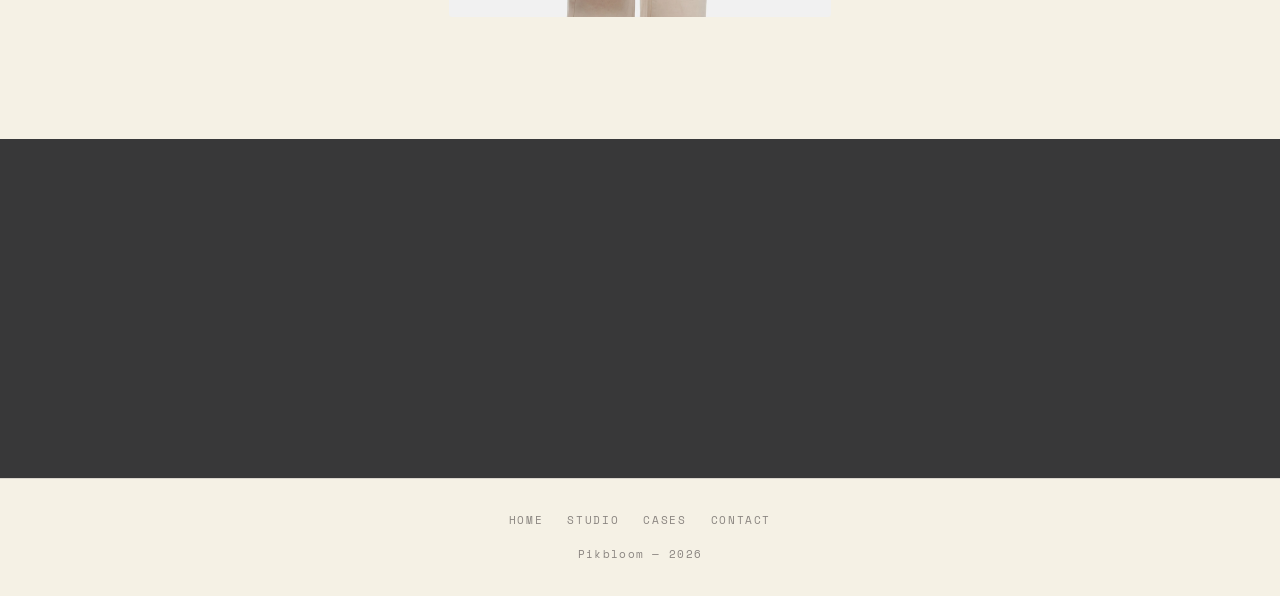
<file: cases.html>
<!DOCTYPE html>
<html lang="en">
<head>
    <meta charset="UTF-8">
    <meta name="viewport" content="width=device-width, initial-scale=1.0">
    <title>Pikbloom — Cases</title>
    <meta name="description" content="Real results for real brands. See how Pikbloom transforms product photos into premium studio-quality visuals.">
    <link rel="icon" type="image/jpeg" href="Favicon.jpg">
    <link rel="stylesheet" href="styles.css">
    <style>
        .masonry { position: relative; }
        .masonry-item { position: absolute; overflow: hidden; background: #ECEAE4; border-radius: 3px; }
        .masonry-item img { width: 100%; display: block; object-fit: cover; transition: transform 0.6s ease; }
        .masonry-item:hover img { transform: scale(1.03); }
        .masonry-item.r-sq img { aspect-ratio: 1 / 1; }
        .masonry-item.r-34 img { aspect-ratio: 3 / 4; }
        .masonry-item.r-45 img { aspect-ratio: 4 / 5; }
        .masonry-item-label {
            position: absolute; bottom: 0; left: 0; right: 0;
            padding: 10px 12px; font-size: 9px; letter-spacing: 0.12em;
            text-transform: uppercase; color: var(--text-light);
            background: rgba(245, 241, 229, 0.92);
            transform: translateY(100%); transition: transform 0.3s;
        }
        .masonry-item:hover .masonry-item-label { transform: translateY(0); }
        @media (hover: none) { .masonry-item .masonry-item-label { display: none; } }
    </style>
</head>
<body>

    <!-- NAV -->
    <nav>
        <a href="index.html" class="nav-logo">Pikbloom</a>
        <button class="nav-toggle" aria-label="Menu">
            <span></span><span></span><span></span>
        </button>
        <ul class="nav-links">
            <li><a href="index.html">Home</a></li>
            <li><a href="studio.html">Studio</a></li>
            <li><a href="cases.html">Cases</a></li>
            <li><a href="contact.html">Contact</a></li>
            <li><a href="contact.html" class="btn btn-small"><span>Get a quote</span></a></li>
        </ul>
    </nav>

    <!-- HERO -->
    <section class="hero" style="min-height: auto; padding: 160px 0 80px;">
        <div class="container">
            <div class="hero-content" style="max-width: 640px;">
                <div class="label">Cases</div>
                <h1>Real products. Real results.</h1>
                <p class="large" style="color: var(--text-light);">
                    A selection of projects we've delivered. Packshots, model shots, and editorial visuals &mdash; created from simple product photos.
                </p>
            </div>
        </div>
    </section>

    <div class="section-divider"></div>

    <!-- CASE: CLOTHING — CASUAL WEAR -->
    <section>
        <div class="container">
            <div class="section-label reveal">Casual wear</div>
            <h2 class="reveal mb-l">Model shots for a men's casual collection.</h2>

            <div class="masonry reveal">
                <div class="masonry-item r-34">
                    <img src="img/cases/jj-tee04-full.jpg" alt="T-shirt — full body">
                </div>
                <div class="masonry-item r-45">
                    <img src="img/cases/jj-knit03-front.jpg" alt="Knit sweater — front">
                </div>
                <div class="masonry-item r-34">
                    <img src="img/cases/jj-tee04-front.jpg" alt="T-shirt — front">
                </div>
                <div class="masonry-item r-45">
                    <img src="img/cases/jj-knit03-side.jpg" alt="Knit sweater — side">
                </div>
                <div class="masonry-item r-34">
                    <img src="img/cases/jj-tee04-side.jpg" alt="T-shirt — side">
                </div>
                <div class="masonry-item r-45">
                    <img src="img/cases/jj-knit03-full.jpg" alt="Knit sweater — full body">
                </div>
                <div class="masonry-item r-34">
                    <img src="img/cases/jj-tee04-back.jpg" alt="T-shirt — back">
                </div>
                <div class="masonry-item r-sq">
                    <img src="img/cases/jj-knit03-detail1.jpg" alt="Knit sweater — detail">
                </div>
                <div class="masonry-item r-sq">
                    <img src="img/cases/jj-knit03-detail2.jpg" alt="Knit sweater — texture detail">
                </div>
            </div>
        </div>
    </section>

    <div class="section-divider"></div>

    <!-- CASE: SHIRTS — PREMIUM -->
    <section>
        <div class="container">
            <div class="section-label reveal">Premium shirts</div>
            <h2 class="reveal mb-l">E-commerce visuals for a premium shirt brand.</h2>

            <div class="masonry reveal">
                <div class="masonry-item r-34">
                    <img src="img/cases/bf-43-taille.jpg" alt="Shirt — waist view">
                </div>
                <div class="masonry-item r-45">
                    <img src="img/cases/bf-65-pied-entier.jpg" alt="Shirt — full body">
                </div>
                <div class="masonry-item r-34">
                    <img src="img/cases/bf-52-american.jpg" alt="Shirt — american shot">
                </div>
                <div class="masonry-item r-45">
                    <img src="img/cases/bf-43-profil.jpg" alt="Shirt — profile view">
                </div>
                <div class="masonry-item r-sq">
                    <img src="img/cases/bf-65-bouton.jpg" alt="Shirt — button detail">
                </div>
                <div class="masonry-item r-45">
                    <img src="img/cases/bf-43-epaule.jpg" alt="Shirt — shoulder detail">
                </div>
                <div class="masonry-item r-34">
                    <img src="img/cases/bf-65-poitrine.jpg" alt="Shirt — chest view">
                </div>
                <div class="masonry-item r-sq">
                    <img src="img/cases/bf-52-manchette.jpg" alt="Shirt — cuff detail">
                </div>
            </div>
        </div>
    </section>

    <div class="section-divider"></div>

    <!-- CASE: BAGS — WORN -->
    <section>
        <div class="container">
            <div class="section-label reveal">Bags &amp; accessories</div>
            <h2 class="reveal mb-l">Model shots for a Belgian leather goods brand.</h2>

            <div class="masonry reveal">
                <div class="masonry-item r-45">
                    <img src="img/cases/clio-2-worn-07.jpg" alt="Bag — model shot">
                </div>
                <div class="masonry-item r-34">
                    <img src="img/cases/clio-4-worn-24.jpg" alt="Bag — model shot">
                </div>
                <div class="masonry-item r-45">
                    <img src="img/cases/clio-2-worn-10.jpg" alt="Bag — model shot">
                </div>
                <div class="masonry-item r-34">
                    <img src="img/cases/clio-4-worn-19.jpg" alt="Bag — model shot">
                </div>
                <div class="masonry-item r-45">
                    <img src="img/cases/clio-2-worn-08.jpg" alt="Bag — model shot">
                </div>
                <div class="masonry-item r-34">
                    <img src="img/cases/clio-4-worn-22.jpg" alt="Bag — model shot">
                </div>
                <div class="masonry-item r-45">
                    <img src="img/cases/clio-2-worn-11.jpg" alt="Bag — model shot">
                </div>
                <div class="masonry-item r-34">
                    <img src="img/cases/clio-4-worn-20.jpg" alt="Bag — model shot">
                </div>
                <div class="masonry-item r-45">
                    <img src="img/cases/clio-2-worn-09.jpg" alt="Bag — model shot">
                </div>
                <div class="masonry-item r-34">
                    <img src="img/cases/clio-4-worn-23.jpg" alt="Bag — model shot">
                </div>
                <div class="masonry-item r-45">
                    <img src="img/cases/clio-2-worn-12.jpg" alt="Bag — model shot">
                </div>
                <div class="masonry-item r-34">
                    <img src="img/cases/clio-4-worn-21.jpg" alt="Bag — model shot">
                </div>
            </div>
        </div>
    </section>

    <!-- CTA -->
    <div class="cta-section">
        <h2 class="reveal">Want to see your products here?</h2>
        <p class="reveal">Send us a product photo. We'll create a sample visual &mdash; free, no commitment.</p>
        <div class="reveal">
            <a href="contact.html" class="btn"><span>Get in touch</span></a>
        </div>
    </div>

    <!-- FOOTER -->
    <footer>
        <div class="footer-links">
            <a href="index.html">Home</a>
            <a href="studio.html">Studio</a>
            <a href="cases.html">Cases</a>
            <a href="contact.html">Contact</a>
        </div>
        <div>Pikbloom &mdash; 2026</div>
    </footer>

    <script src="script.js"></script>
    <script>
    (function() {
        var GAP = 2;
        function layoutMasonry(container) {
            var items = container.querySelectorAll('.masonry-item');
            if (!items.length) return;
            var cols = window.innerWidth >= 1024 ? 3 : 2;
            var containerW = container.offsetWidth;
            var colW = (containerW - GAP * (cols - 1)) / cols;
            var colHeights = new Array(cols).fill(0);
            items.forEach(function(item) {
                var col = colHeights.indexOf(Math.min.apply(null, colHeights));
                item.style.width = colW + 'px';
                item.style.left = col * (colW + GAP) + 'px';
                item.style.top = colHeights[col] + 'px';
                colHeights[col] += item.offsetHeight + GAP;
            });
            container.style.height = Math.max.apply(null, colHeights) + 'px';
        }
        function layoutAll() { document.querySelectorAll('.masonry').forEach(layoutMasonry); }
        var images = document.querySelectorAll('.masonry-item img');
        var loaded = 0, total = images.length;
        images.forEach(function(img) {
            if (img.complete) { loaded++; }
            else { img.addEventListener('load', function() { loaded++; if (loaded >= total) layoutAll(); }); }
        });
        if (loaded >= total) layoutAll();
        window.addEventListener('resize', layoutAll);
    })();
    </script>
</body>
</html>
</file>
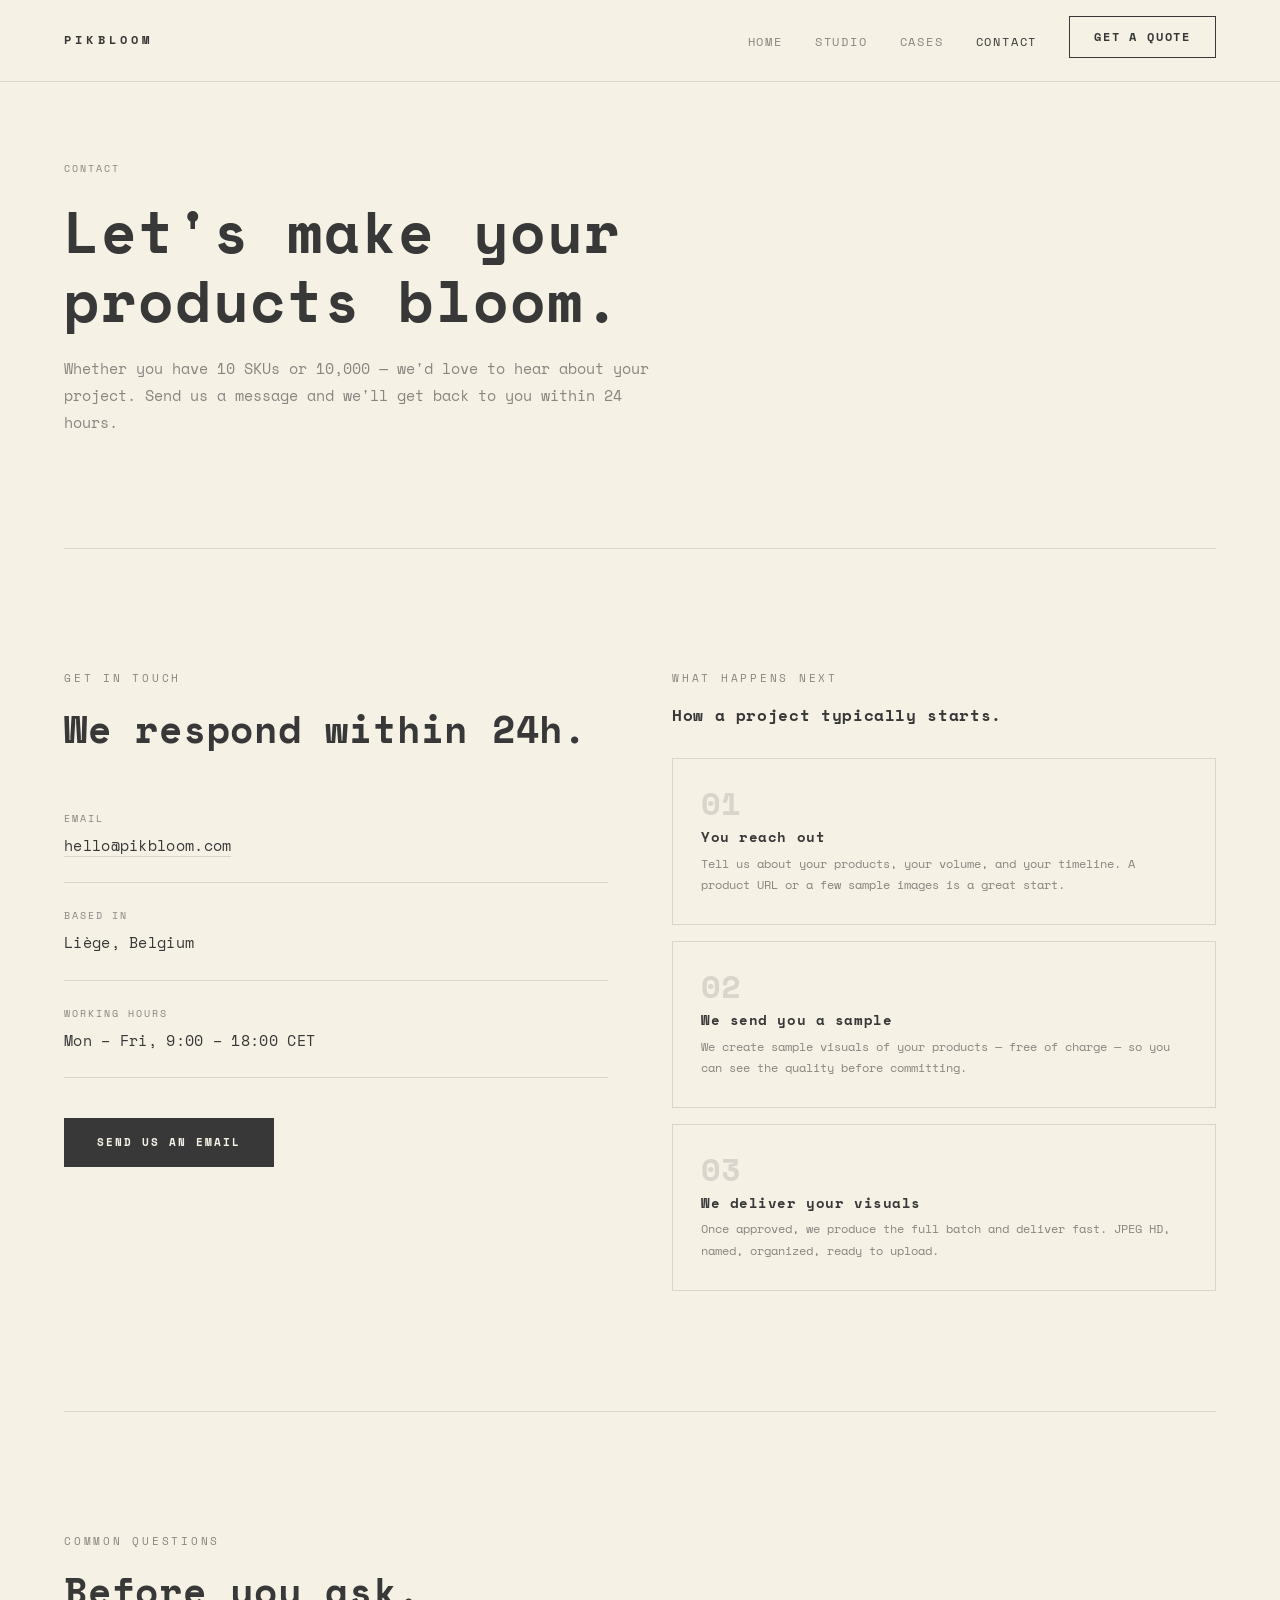
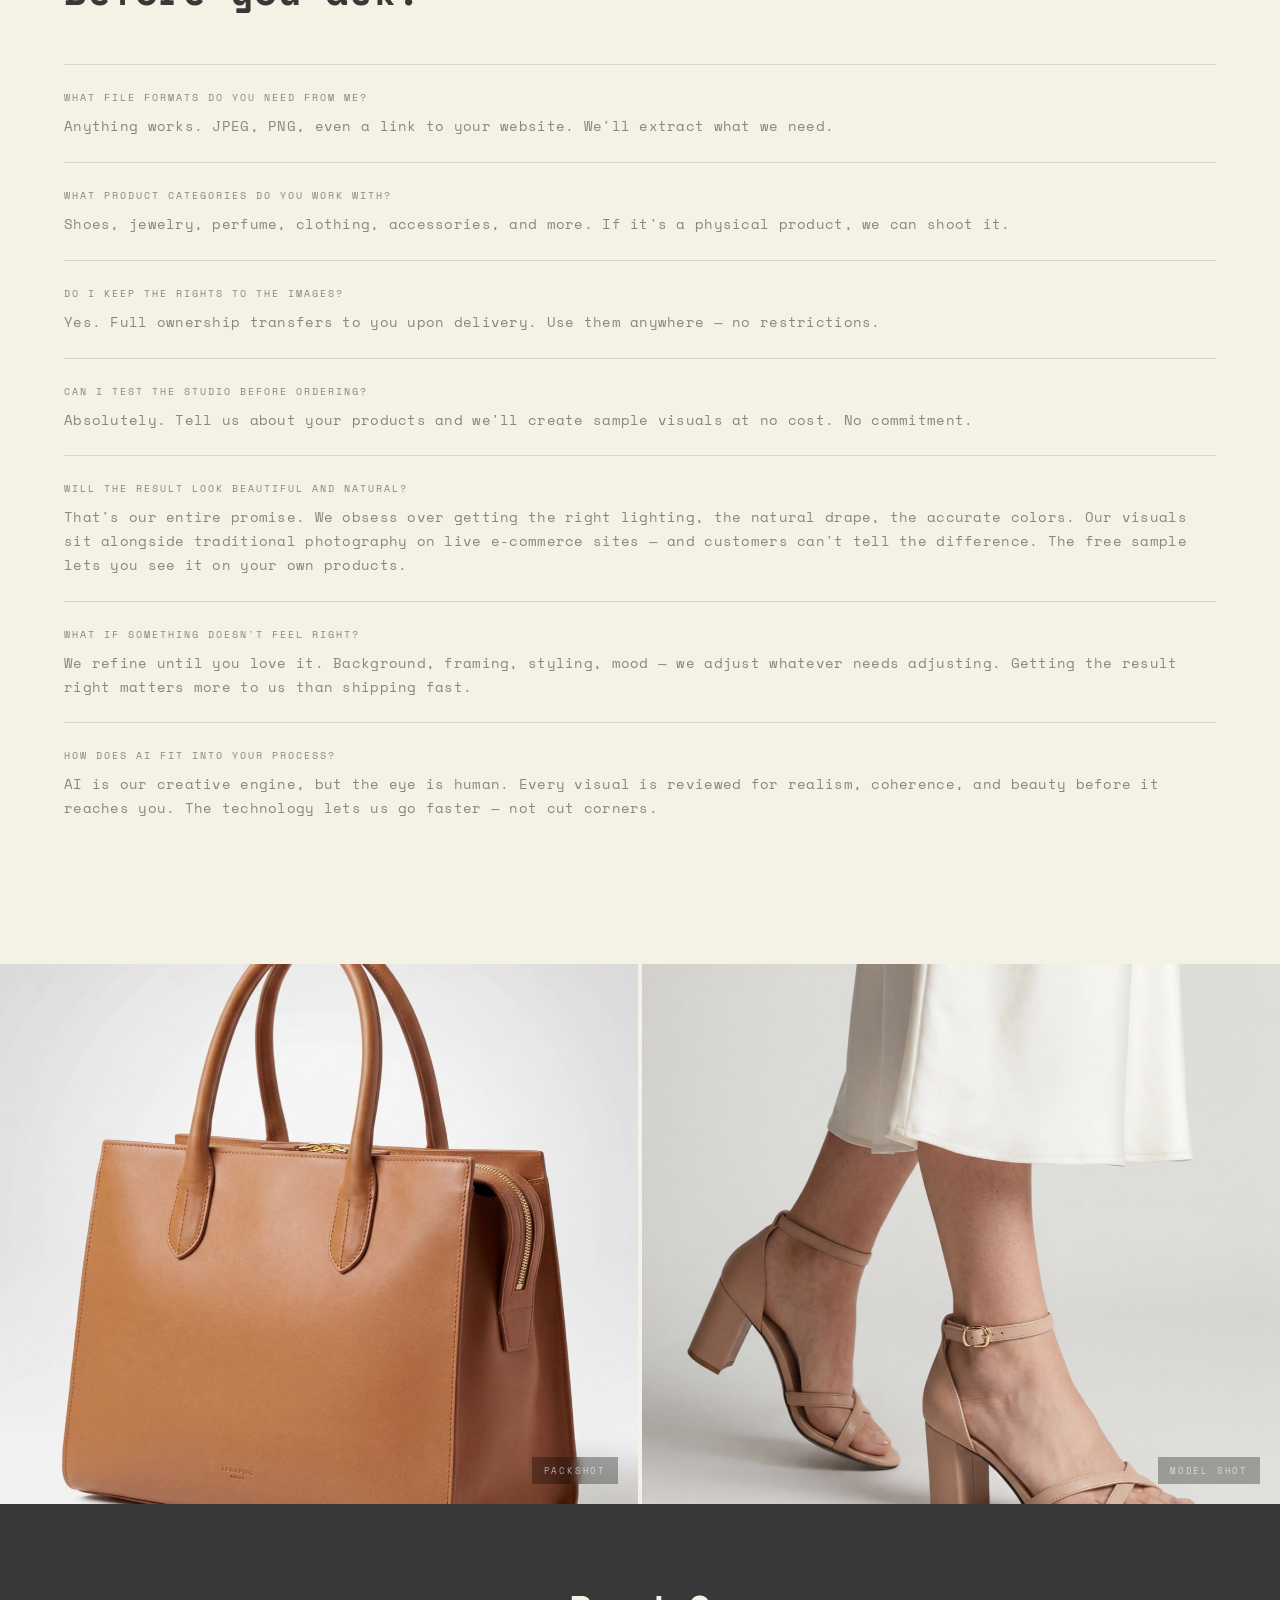
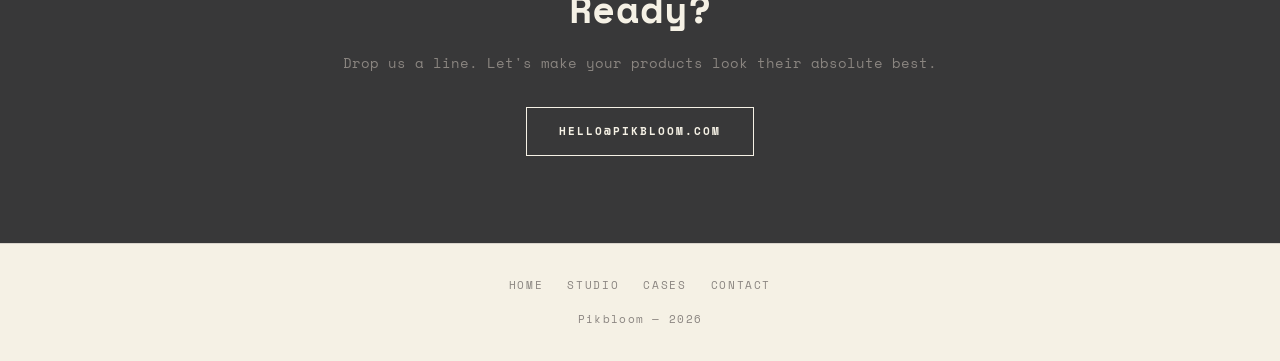
<file: contact.html>
<!DOCTYPE html>
<html lang="en">
<head>
    <meta charset="UTF-8">
    <meta name="viewport" content="width=device-width, initial-scale=1.0">
    <title>Pikbloom — Contact</title>
    <meta name="description" content="Get in touch with Pikbloom. Premium product photography at a fraction of the cost. Let's discuss your project.">
    <link rel="icon" type="image/jpeg" href="Favicon.jpg">
    <link rel="stylesheet" href="styles.css">
</head>
<body>

    <!-- NAV -->
    <nav>
        <a href="index.html" class="nav-logo">Pikbloom</a>
        <button class="nav-toggle" aria-label="Menu">
            <span></span><span></span><span></span>
        </button>
        <ul class="nav-links">
            <li><a href="index.html">Home</a></li>
            <li><a href="studio.html">Studio</a></li>
            <li><a href="cases.html">Cases</a></li>
            <li><a href="contact.html">Contact</a></li>
            <li><a href="contact.html" class="btn btn-small"><span>Get a quote</span></a></li>
        </ul>
    </nav>

    <!-- HERO -->
    <section class="hero" style="min-height: auto; padding: 160px 0 80px;">
        <div class="container">
            <div class="hero-content" style="max-width: 600px;">
                <div class="label">Contact</div>
                <h1>Let's make your products bloom.</h1>
                <p class="large" style="color: var(--text-light);">
                    Whether you have 10 SKUs or 10,000 &mdash; we'd love to hear about your project.
                    Send us a message and we'll get back to you within 24 hours.
                </p>
            </div>
        </div>
    </section>

    <div class="section-divider"></div>

    <!-- CONTACT CONTENT -->
    <section>
        <div class="container">
            <div class="contact-grid">

                <!-- Left: Info -->
                <div class="reveal">
                    <div class="section-label">Get in touch</div>
                    <h2 class="mb-m">We respond within 24h.</h2>

                    <div class="contact-info-block">
                        <div class="contact-info-label">Email</div>
                        <div class="contact-info-value">
                            <a href="mailto:hello@pikbloom.com">hello@pikbloom.com</a>
                        </div>
                    </div>

                    <div class="contact-info-block">
                        <div class="contact-info-label">Based in</div>
                        <div class="contact-info-value">
                            Li&egrave;ge, Belgium
                        </div>
                    </div>

                    <div class="contact-info-block">
                        <div class="contact-info-label">Working hours</div>
                        <div class="contact-info-value">
                            Mon &ndash; Fri, 9:00 &ndash; 18:00 CET
                        </div>
                    </div>

                    <div style="margin-top: 40px;">
                        <a href="mailto:hello@pikbloom.com" class="btn btn-filled"><span>Send us an email</span></a>
                    </div>
                </div>

                <!-- Right: What to expect -->
                <div class="reveal" style="transition-delay: 0.15s;">
                    <div class="section-label">What happens next</div>
                    <h3 class="mb-m">How a project typically starts.</h3>

                    <div class="process-steps" style="grid-template-columns: 1fr; gap: 16px;">
                        <div class="process-step" style="padding: 28px;">
                            <div class="step-number" style="font-size: 32px; margin-bottom: 8px;">01</div>
                            <h3 style="font-size: 14px; margin-bottom: 6px;">You reach out</h3>
                            <p style="font-size: 12px;">Tell us about your products, your volume, and your timeline. A product URL or a few sample images is a great start.</p>
                        </div>
                        <div class="process-step" style="padding: 28px;">
                            <div class="step-number" style="font-size: 32px; margin-bottom: 8px;">02</div>
                            <h3 style="font-size: 14px; margin-bottom: 6px;">We send you a sample</h3>
                            <p style="font-size: 12px;">We create sample visuals of your products &mdash; free of charge &mdash; so you can see the quality before committing.</p>
                        </div>
                        <div class="process-step" style="padding: 28px;">
                            <div class="step-number" style="font-size: 32px; margin-bottom: 8px;">03</div>
                            <h3 style="font-size: 14px; margin-bottom: 6px;">We deliver your visuals</h3>
                            <p style="font-size: 12px;">Once approved, we produce the full batch and deliver fast. JPEG HD, named, organized, ready to upload.</p>
                        </div>
                    </div>
                </div>

            </div>
        </div>
    </section>

    <div class="section-divider"></div>

    <!-- FAQ / COMMON QUESTIONS -->
    <section>
        <div class="container-narrow">
            <div class="section-label reveal">Common questions</div>
            <h2 class="reveal mb-l">Before you ask.</h2>

            <div class="reveal">
                <div class="contact-info-block">
                    <div class="contact-info-label">What file formats do you need from me?</div>
                    <div class="contact-info-value" style="font-size: 14px; color: var(--text-light); margin-top: 8px; line-height: 1.7;">
                        Anything works. JPEG, PNG, even a link to your website. We'll extract what we need.
                    </div>
                </div>

                <div class="contact-info-block">
                    <div class="contact-info-label">What product categories do you work with?</div>
                    <div class="contact-info-value" style="font-size: 14px; color: var(--text-light); margin-top: 8px; line-height: 1.7;">
                        Shoes, jewelry, perfume, clothing, accessories, and more. If it's a physical product, we can shoot it.
                    </div>
                </div>

                <div class="contact-info-block">
                    <div class="contact-info-label">Do I keep the rights to the images?</div>
                    <div class="contact-info-value" style="font-size: 14px; color: var(--text-light); margin-top: 8px; line-height: 1.7;">
                        Yes. Full ownership transfers to you upon delivery. Use them anywhere &mdash; no restrictions.
                    </div>
                </div>

                <div class="contact-info-block">
                    <div class="contact-info-label">Can I test the studio before ordering?</div>
                    <div class="contact-info-value" style="font-size: 14px; color: var(--text-light); margin-top: 8px; line-height: 1.7;">
                        Absolutely. Tell us about your products and we'll create sample visuals at no cost. No commitment.
                    </div>
                </div>

                <div class="contact-info-block">
                    <div class="contact-info-label">Will the result look beautiful and natural?</div>
                    <div class="contact-info-value" style="font-size: 14px; color: var(--text-light); margin-top: 8px; line-height: 1.7;">
                        That's our entire promise. We obsess over getting the right lighting, the natural drape, the accurate colors. Our visuals sit alongside traditional photography on live e-commerce sites &mdash; and customers can't tell the difference. The free sample lets you see it on your own products.
                    </div>
                </div>

                <div class="contact-info-block">
                    <div class="contact-info-label">What if something doesn't feel right?</div>
                    <div class="contact-info-value" style="font-size: 14px; color: var(--text-light); margin-top: 8px; line-height: 1.7;">
                        We refine until you love it. Background, framing, styling, mood &mdash; we adjust whatever needs adjusting. Getting the result right matters more to us than shipping fast.
                    </div>
                </div>

                <div class="contact-info-block" style="border-bottom: none;">
                    <div class="contact-info-label">How does AI fit into your process?</div>
                    <div class="contact-info-value" style="font-size: 14px; color: var(--text-light); margin-top: 8px; line-height: 1.7;">
                        AI is our creative engine, but the eye is human. Every visual is reviewed for realism, coherence, and beauty before it reaches you. The technology lets us go faster &mdash; not cut corners.
                    </div>
                </div>
            </div>
        </div>
    </section>

    <!-- IMMERSIVE DUO -->
    <div class="immersive-duo reveal">
        <div class="immersive-break">
            <img src="img/showcase/packshot/bag-tote.jpg" alt="Tote bag — studio packshot">
            <div class="immersive-caption">Packshot</div>
        </div>
        <div class="immersive-break">
            <img src="img/showcase/model/model-sandal-feet.jpg" alt="Sandal worn — detail">
            <div class="immersive-caption">Model shot</div>
        </div>
    </div>

    <!-- CTA -->
    <div class="cta-section">
        <h2 class="reveal">Ready?</h2>
        <p class="reveal">Drop us a line. Let's make your products look their absolute best.</p>
        <div class="reveal">
            <a href="mailto:hello@pikbloom.com" class="btn"><span>hello@pikbloom.com</span></a>
        </div>
    </div>

    <!-- FOOTER -->
    <footer>
        <div class="footer-links">
            <a href="index.html">Home</a>
            <a href="studio.html">Studio</a>
            <a href="cases.html">Cases</a>
            <a href="contact.html">Contact</a>
        </div>
        <div>Pikbloom &mdash; 2026</div>
    </footer>

    <script src="script.js"></script>
</body>
</html>
</file>
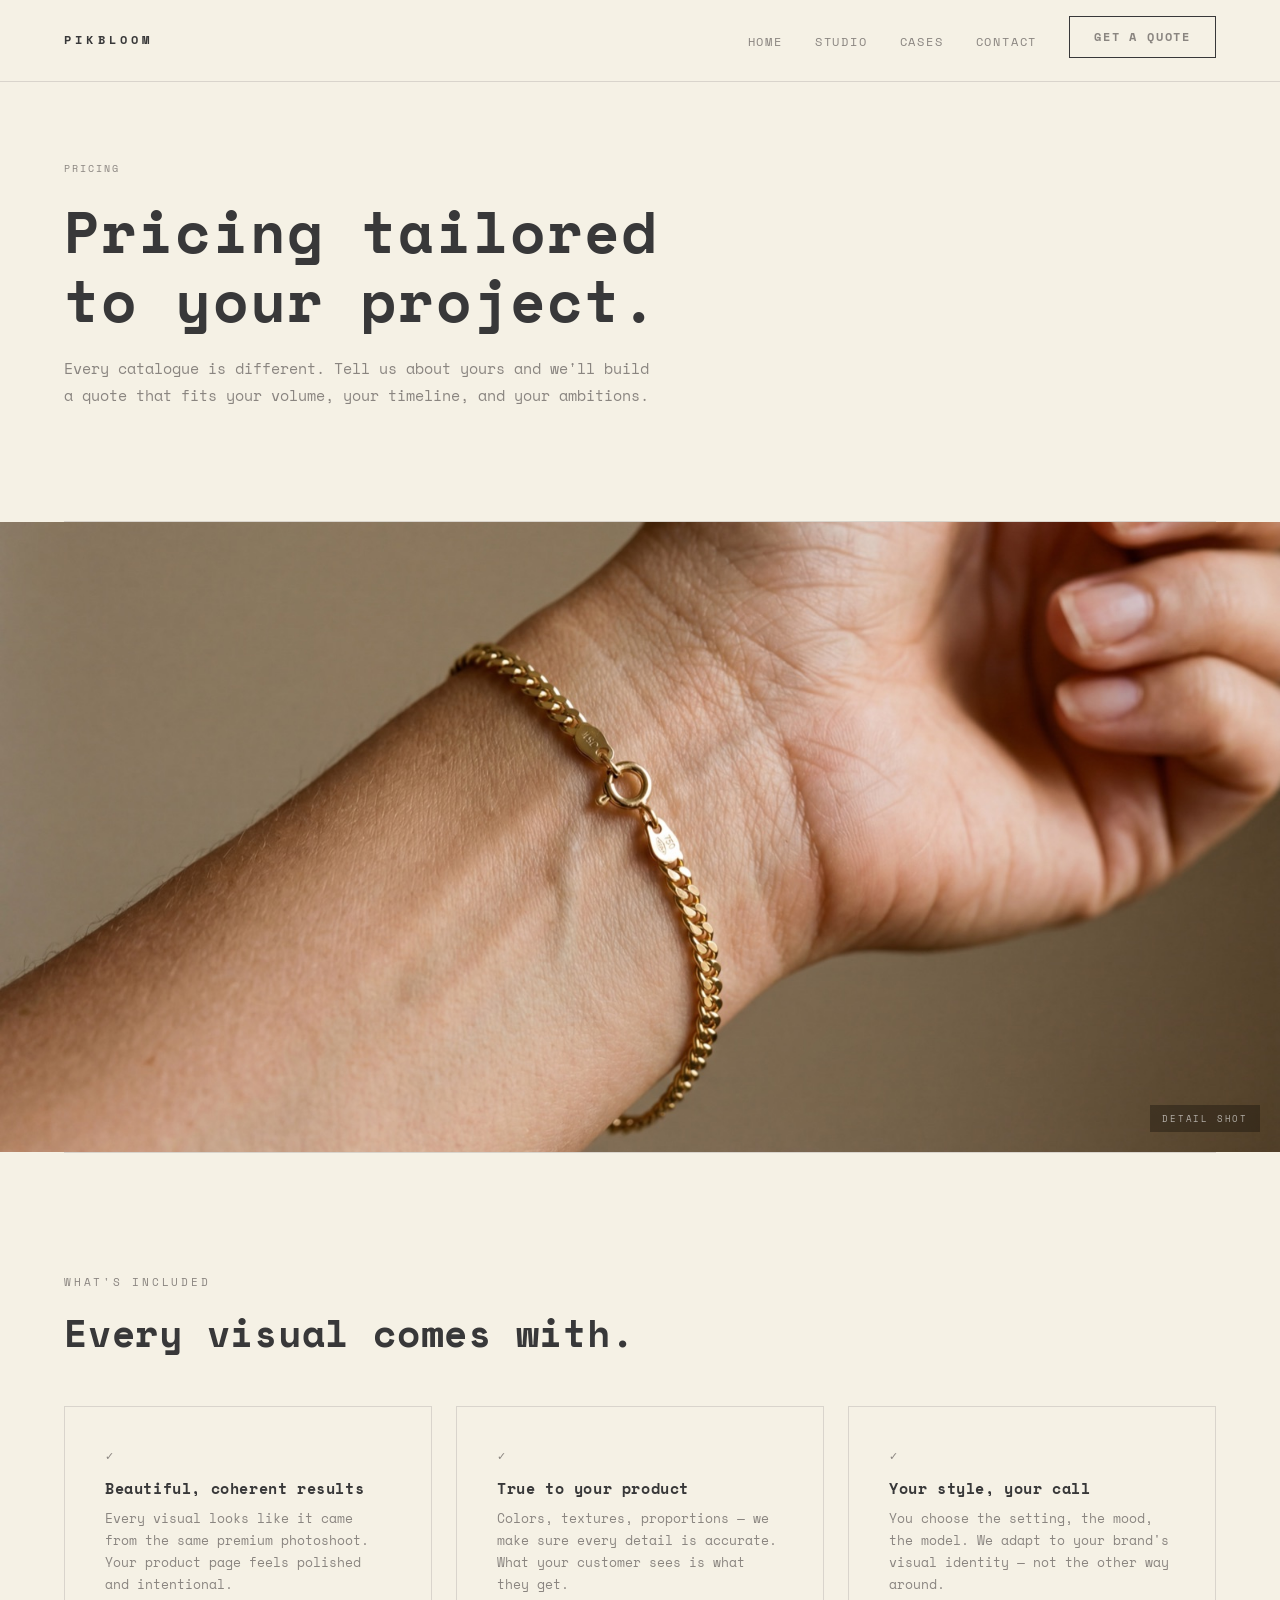
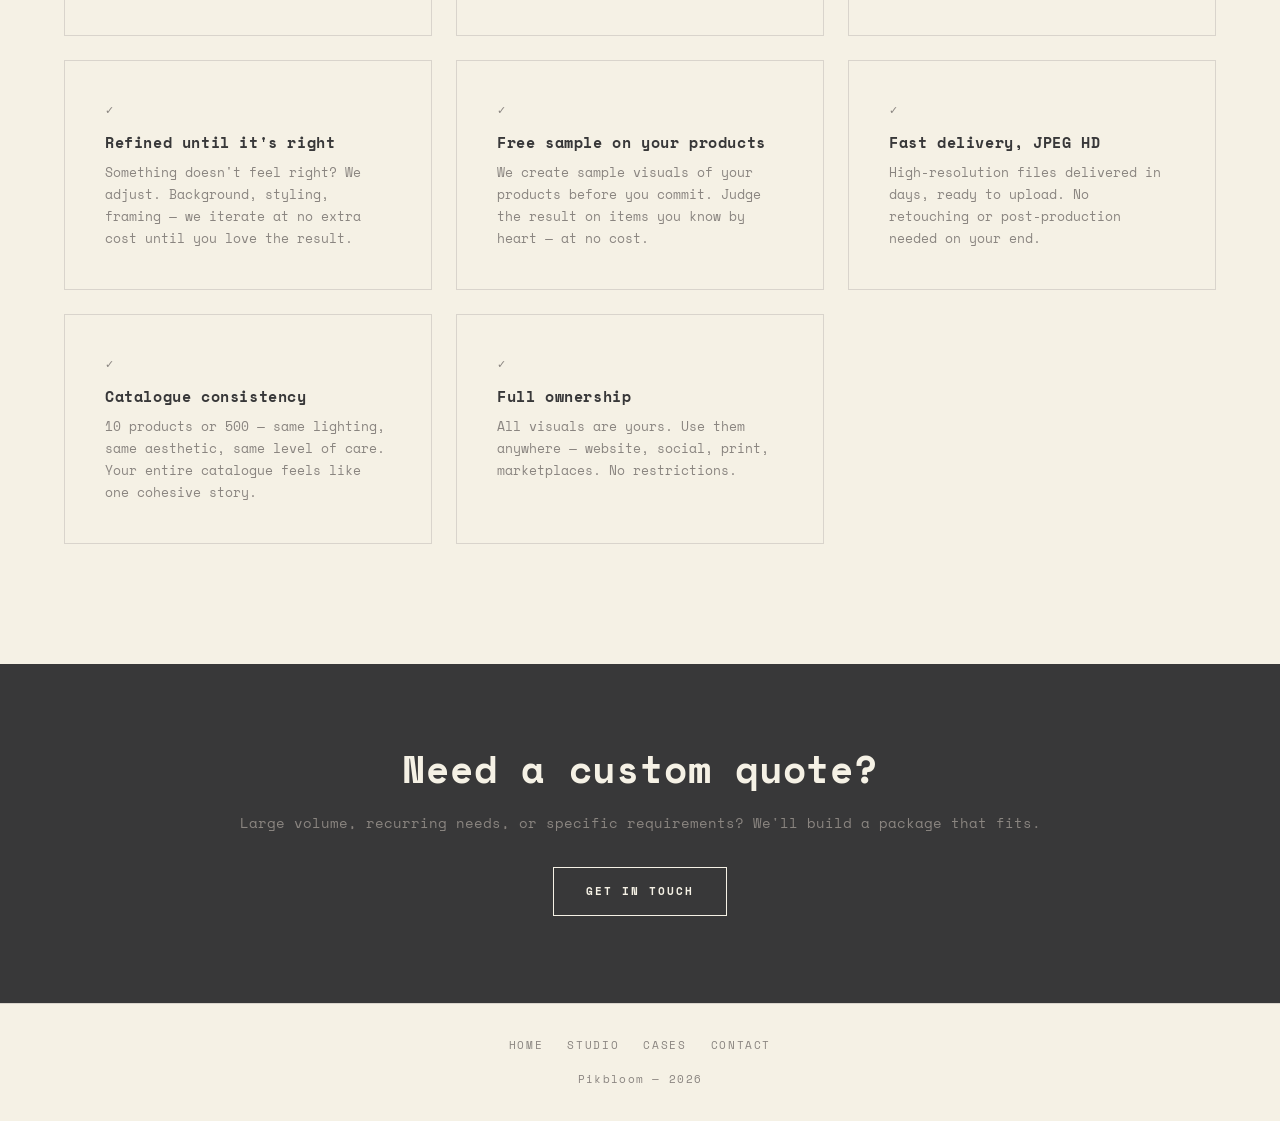
<file: pricing.html>
<!DOCTYPE html>
<html lang="en">
<head>
    <meta charset="UTF-8">
    <meta name="viewport" content="width=device-width, initial-scale=1.0">
    <title>Pikbloom — Pricing</title>
    <meta name="description" content="Premium product visuals for your e-commerce. Request a custom quote tailored to your catalogue.">
    <link rel="icon" type="image/jpeg" href="Favicon.jpg">
    <link rel="stylesheet" href="styles.css">
</head>
<body>

    <!-- NAV -->
    <nav>
        <a href="index.html" class="nav-logo">Pikbloom</a>
        <button class="nav-toggle" aria-label="Menu">
            <span></span><span></span><span></span>
        </button>
        <ul class="nav-links">
            <li><a href="index.html">Home</a></li>
            <li><a href="studio.html">Studio</a></li>
            <li><a href="cases.html">Cases</a></li>
            <li><a href="contact.html">Contact</a></li>
            <li><a href="contact.html" class="btn btn-small"><span>Get a quote</span></a></li>
        </ul>
    </nav>

    <!-- HERO -->
    <section class="hero" style="min-height: auto; padding: 160px 0 80px;">
        <div class="container">
            <div class="hero-content" style="max-width: 600px;">
                <div class="label">Pricing</div>
                <h1>Pricing tailored to your project.</h1>
                <p class="large" style="color: var(--text-light);">
                    Every catalogue is different. Tell us about yours and we'll build a quote that fits your volume, your timeline, and your ambitions.
                </p>
            </div>
        </div>
    </section>

    <div class="section-divider"></div>

    <!-- IMMERSIVE BREAK -->
    <div class="immersive-break reveal">
        <img src="img/showcase/model/bracelet-chain-worn.jpg" alt="Gold chain bracelet — worn on wrist">
        <div class="immersive-caption">Detail shot</div>
    </div>

    <div class="section-divider"></div>

    <!-- WHAT'S INCLUDED -->
    <section>
        <div class="container">
            <div class="section-label reveal">What's included</div>
            <h2 class="reveal mb-l">Every visual comes with.</h2>

            <div class="features-grid reveal-stagger">
                <div class="feature-card">
                    <div class="feature-number">&check;</div>
                    <h3>Beautiful, coherent results</h3>
                    <p>Every visual looks like it came from the same premium photoshoot. Your product page feels polished and intentional.</p>
                </div>
                <div class="feature-card">
                    <div class="feature-number">&check;</div>
                    <h3>True to your product</h3>
                    <p>Colors, textures, proportions &mdash; we make sure every detail is accurate. What your customer sees is what they get.</p>
                </div>
                <div class="feature-card">
                    <div class="feature-number">&check;</div>
                    <h3>Your style, your call</h3>
                    <p>You choose the setting, the mood, the model. We adapt to your brand's visual identity &mdash; not the other way around.</p>
                </div>
                <div class="feature-card">
                    <div class="feature-number">&check;</div>
                    <h3>Refined until it's right</h3>
                    <p>Something doesn't feel right? We adjust. Background, styling, framing &mdash; we iterate at no extra cost until you love the result.</p>
                </div>
                <div class="feature-card">
                    <div class="feature-number">&check;</div>
                    <h3>Free sample on your products</h3>
                    <p>We create sample visuals of your products before you commit. Judge the result on items you know by heart &mdash; at no cost.</p>
                </div>
                <div class="feature-card">
                    <div class="feature-number">&check;</div>
                    <h3>Fast delivery, JPEG HD</h3>
                    <p>High-resolution files delivered in days, ready to upload. No retouching or post-production needed on your end.</p>
                </div>
                <div class="feature-card">
                    <div class="feature-number">&check;</div>
                    <h3>Catalogue consistency</h3>
                    <p>10 products or 500 &mdash; same lighting, same aesthetic, same level of care. Your entire catalogue feels like one cohesive story.</p>
                </div>
                <div class="feature-card">
                    <div class="feature-number">&check;</div>
                    <h3>Full ownership</h3>
                    <p>All visuals are yours. Use them anywhere &mdash; website, social, print, marketplaces. No restrictions.</p>
                </div>
            </div>
        </div>
    </section>


    <!-- CTA -->
    <div class="cta-section">
        <h2 class="reveal">Need a custom quote?</h2>
        <p class="reveal">Large volume, recurring needs, or specific requirements? We'll build a package that fits.</p>
        <div class="reveal">
            <a href="contact.html" class="btn"><span>Get in touch</span></a>
        </div>
    </div>

    <!-- FOOTER -->
    <footer>
        <div class="footer-links">
            <a href="index.html">Home</a>
            <a href="studio.html">Studio</a>
            <a href="cases.html">Cases</a>
            <a href="contact.html">Contact</a>
        </div>
        <div>Pikbloom &mdash; 2026</div>
    </footer>

    <script src="script.js"></script>
</body>
</html>
</file>
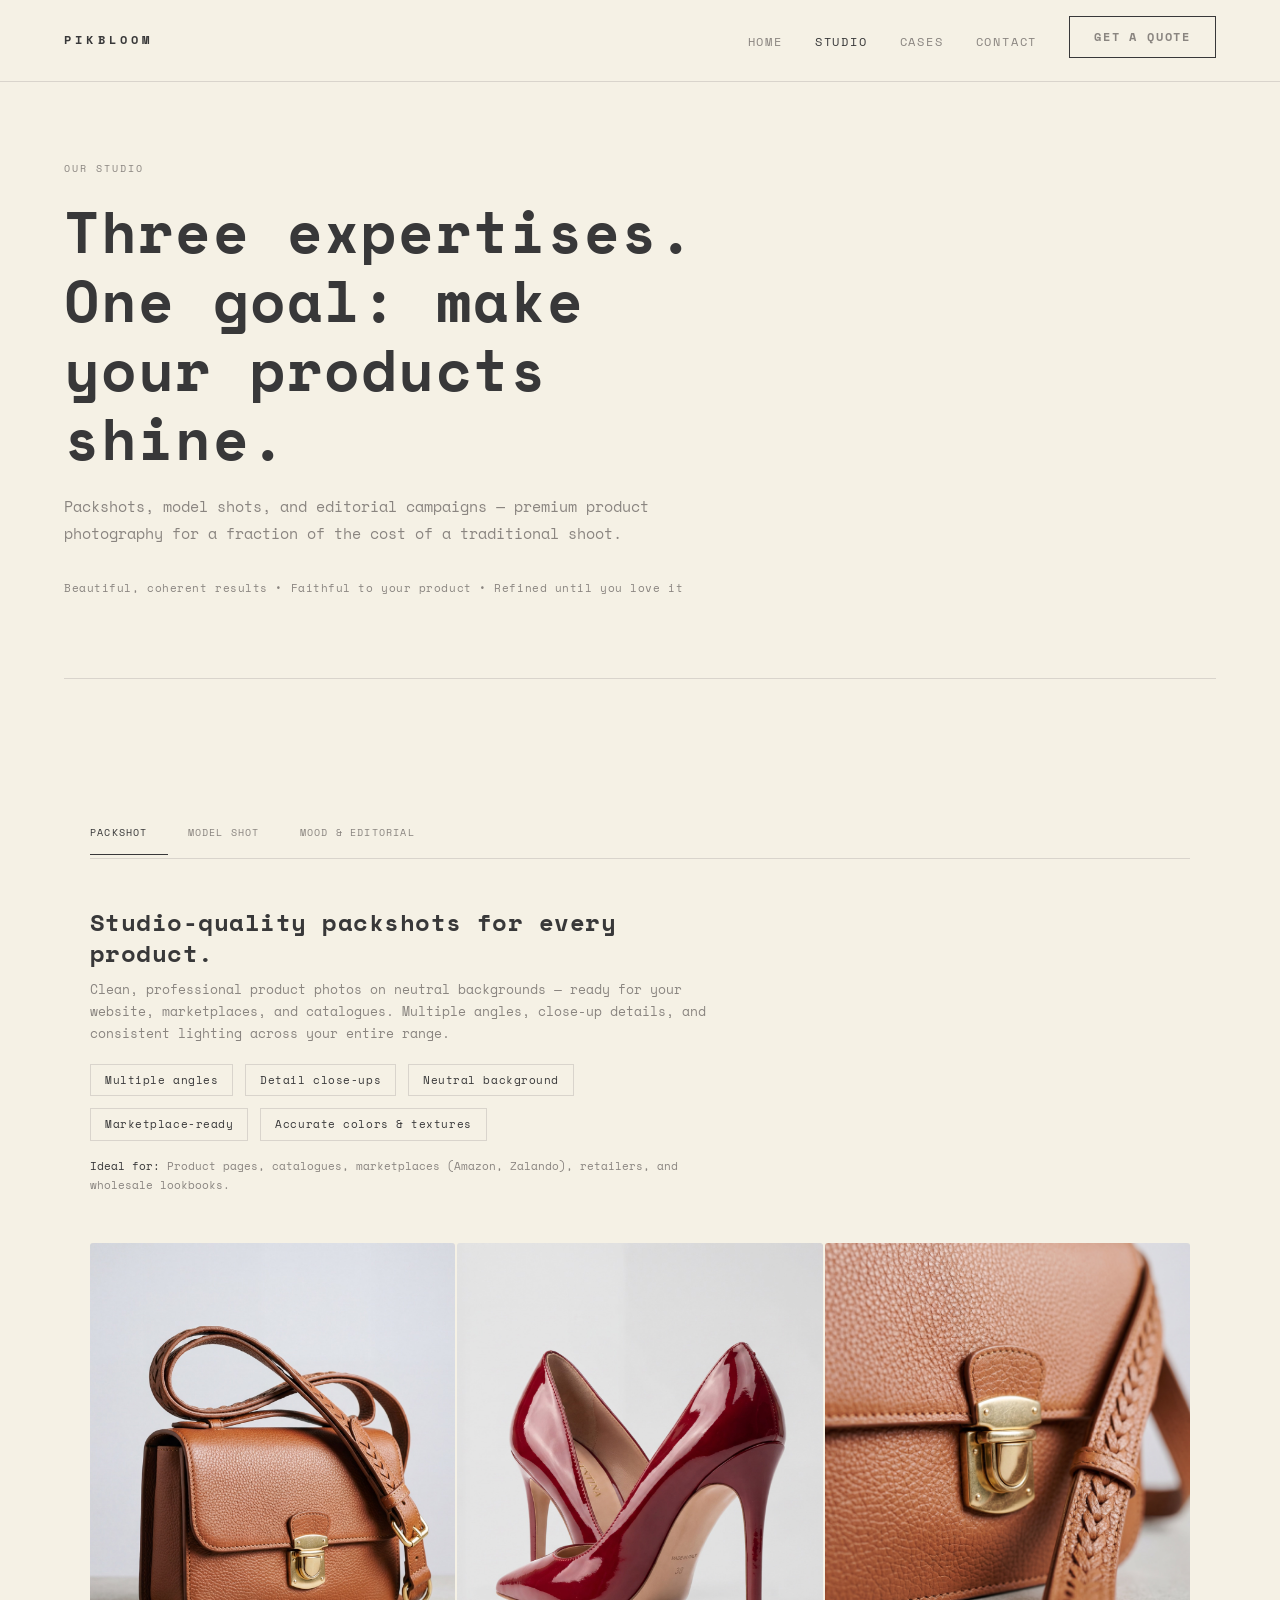
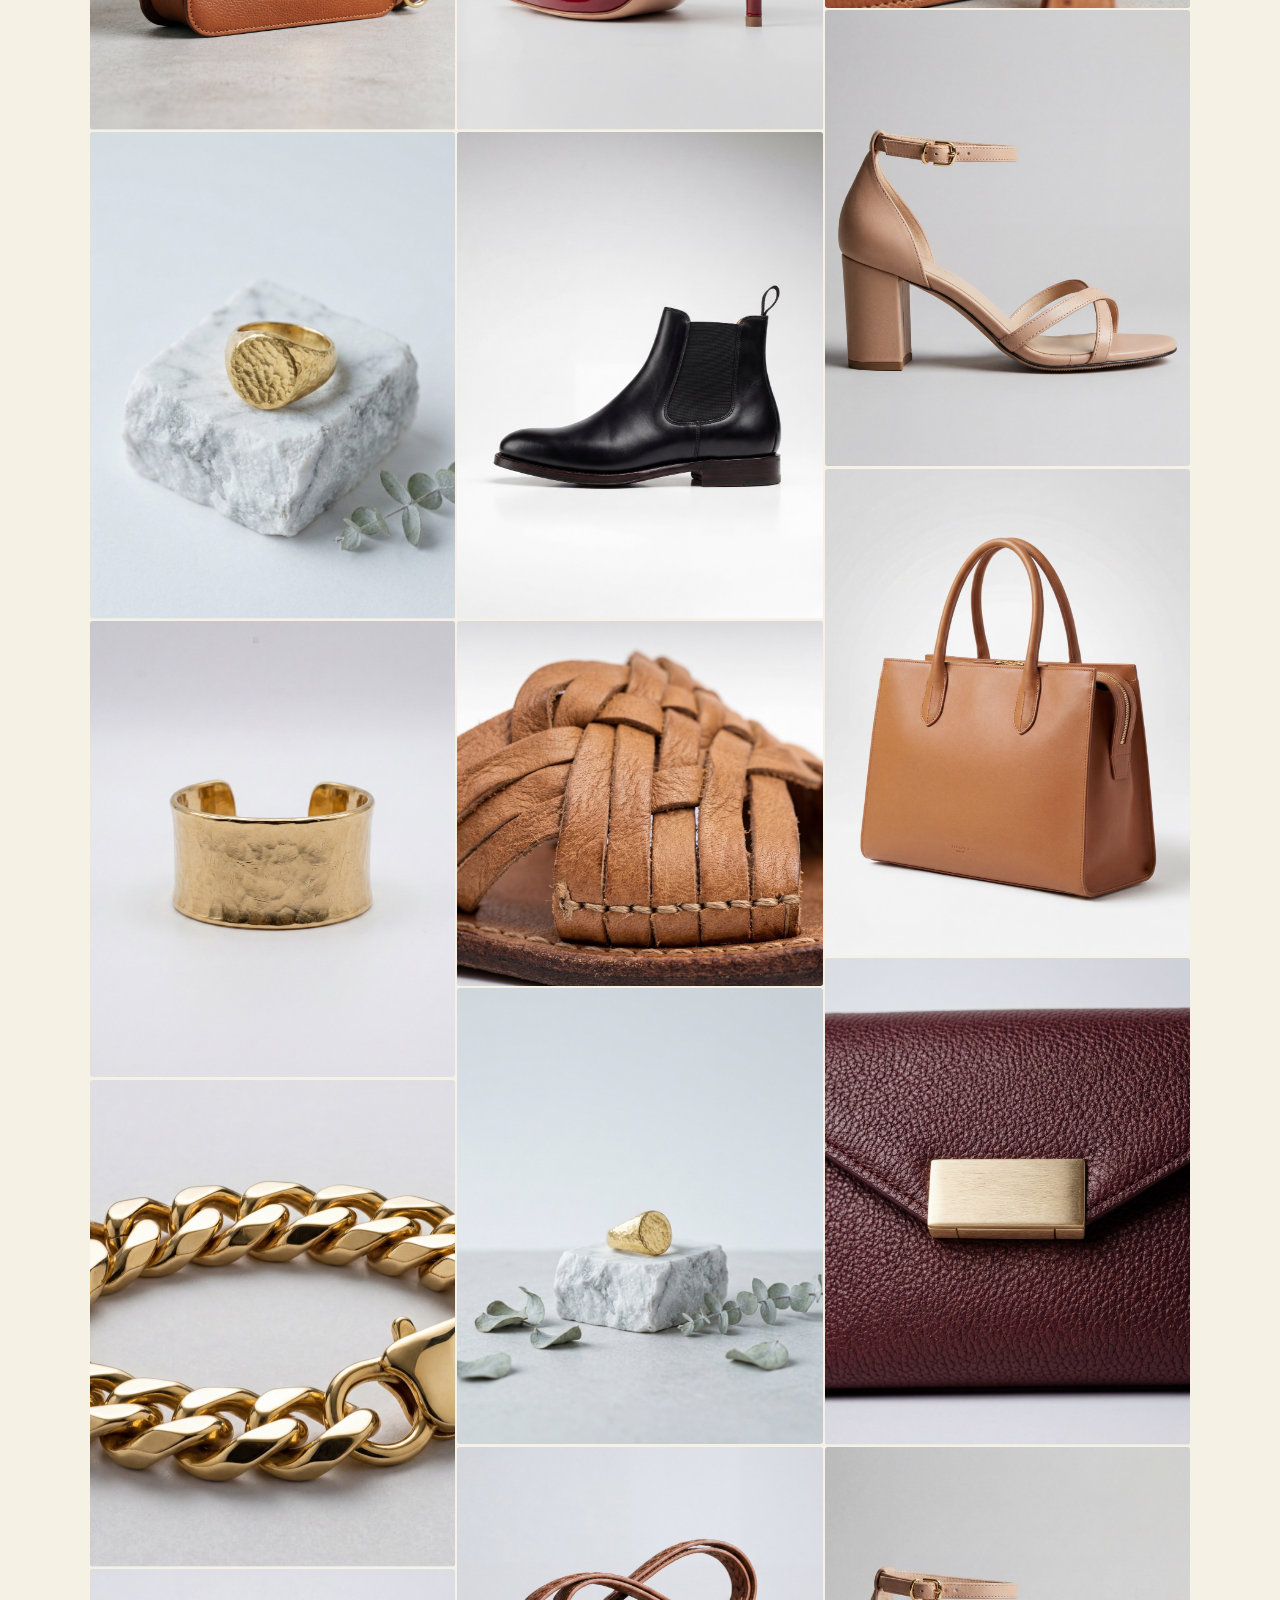
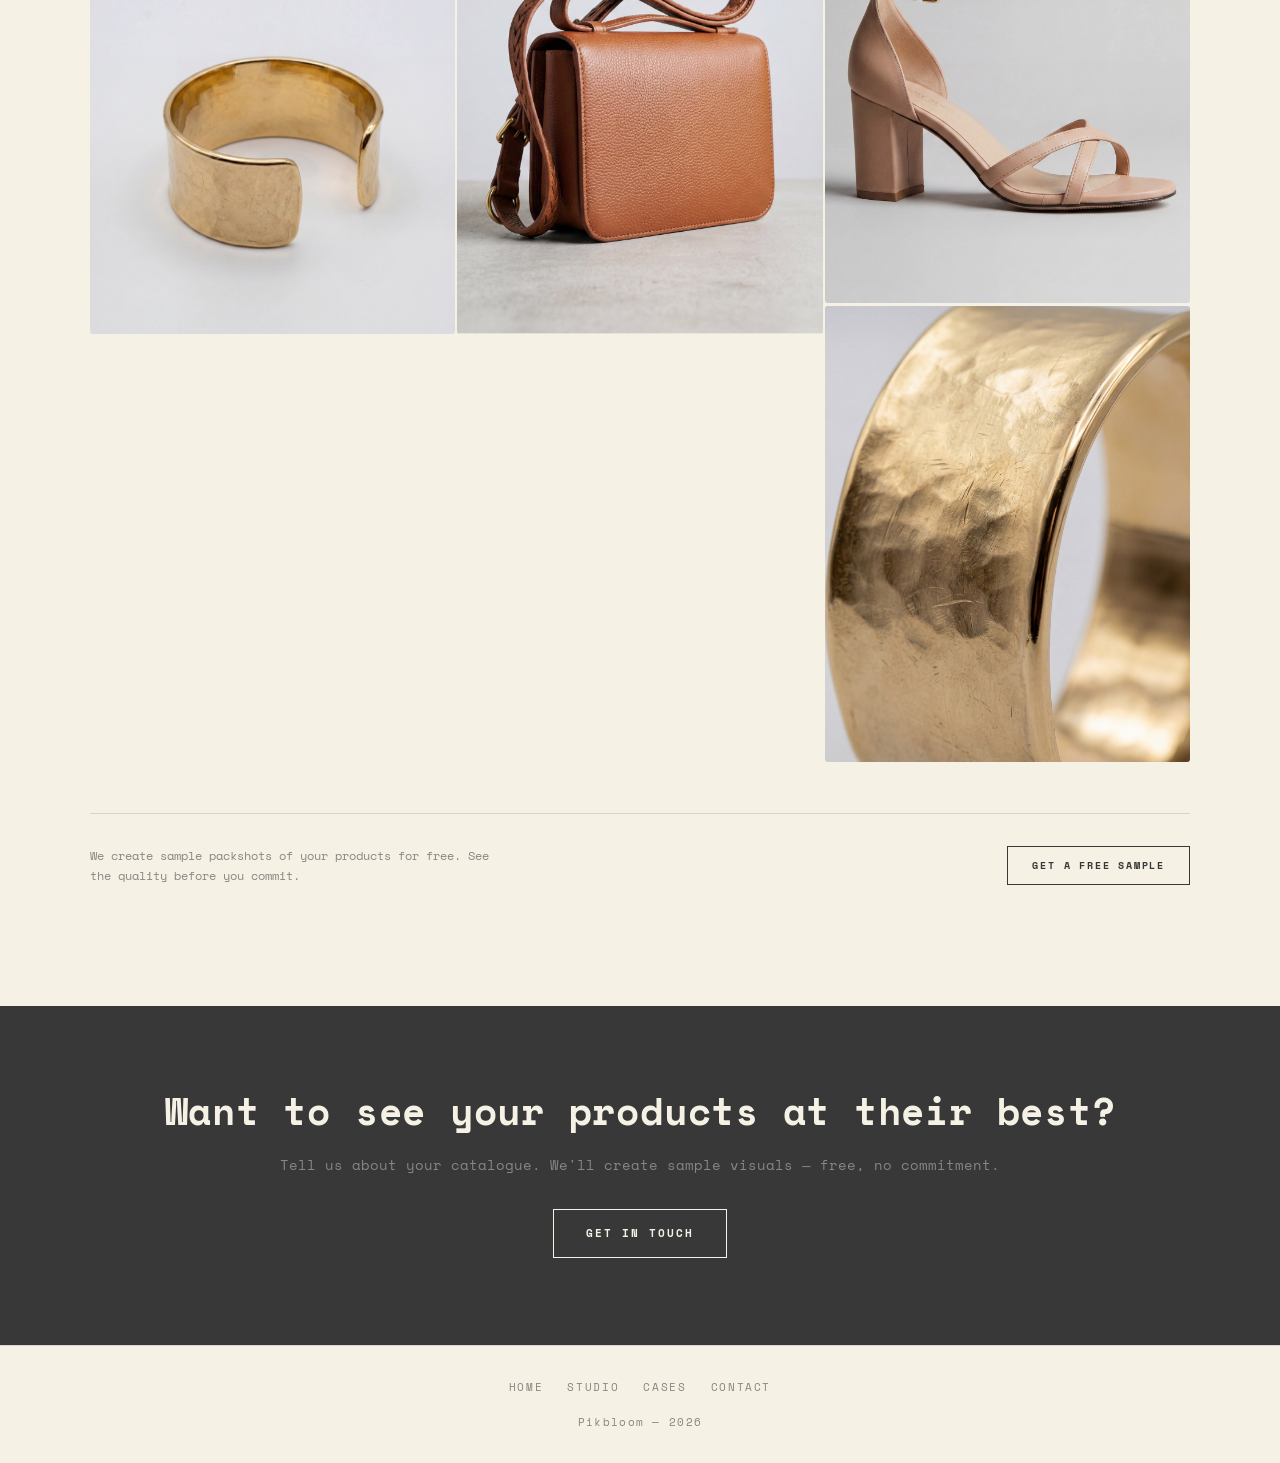
<file: studio.html>
<!DOCTYPE html>
<html lang="en">
<head>
    <meta charset="UTF-8">
    <meta name="viewport" content="width=device-width, initial-scale=1.0">
    <title>Pikbloom — Studio</title>
    <meta name="description" content="Professional packshots, model shots, and editorial photography. Premium product visuals that drive sales, delivered fast.">
    <link rel="icon" type="image/jpeg" href="Favicon.jpg">
    <link rel="stylesheet" href="styles.css">
    <style>
        /* ---- OFFERS PAGE ---- */

        /* Offer tabs */
        .offer-tabs {
            display: flex;
            flex-wrap: wrap;
            gap: 0;
            margin-bottom: 48px;
            border-bottom: 1px solid var(--line);
            position: sticky;
            top: 48px;
            background: var(--bg, #F5F1E5);
            z-index: 90;
            padding-top: 12px;
            padding-bottom: 4px;
        }

        .offer-tab {
            font-family: var(--font);
            font-size: 10px;
            letter-spacing: 0.12em;
            text-transform: uppercase;
            padding: 10px 16px;
            border: none;
            background: none;
            color: var(--text-light);
            cursor: pointer;
            position: relative;
            transition: color 0.3s;
            white-space: nowrap;
            -webkit-tap-highlight-color: transparent;
        }
        .offer-tab:first-child { padding-left: 0; }
        .offer-tab.active { color: var(--text); }
        .offer-tab::after {
            content: '';
            position: absolute;
            bottom: -1px; left: 0; right: 0;
            height: 1px;
            background: var(--text);
            transform: scaleX(0);
            transition: transform 0.3s;
        }
        .offer-tab.active::after { transform: scaleX(1); }

        /* Offer panels */
        .offer-panel {
            display: none;
        }
        .offer-panel.active {
            display: block;
        }

        /* Offer layout */
        .offer-layout {
            max-width: 1100px;
            margin: 0 auto;
        }

        .offer-header {
            margin-bottom: 48px;
            max-width: 640px;
        }
        .offer-header h2 {
            font-size: 20px;
            margin-bottom: 8px;
        }
        .offer-header p {
            color: var(--text-light);
            font-size: 13px;
            line-height: 1.7;
        }

        /* Offer highlights */
        .offer-highlights {
            display: flex;
            gap: 12px;
            margin-top: 20px;
            flex-wrap: wrap;
        }
        .offer-highlight {
            font-size: 11px;
            letter-spacing: 0.05em;
            color: var(--text);
            padding: 6px 14px;
            border: 1px solid var(--line);
            white-space: nowrap;
        }

        /* Ideal for */
        .offer-ideal {
            font-size: 11px;
            color: var(--text-light);
            margin-top: 16px;
            line-height: 1.7;
        }
        .offer-ideal strong {
            color: var(--text);
            font-weight: 500;
        }

        /* ---- GALLERY MASONRY (JS-positioned) ---- */
        .masonry {
            position: relative;
        }

        .masonry-item {
            position: absolute;
            overflow: hidden;
            background: #ECEAE4;
            border-radius: 3px;
        }

        .masonry-item img {
            width: 100%;
            display: block;
            object-fit: cover;
            transition: transform 0.6s ease;
        }

        .masonry-item.r-sq img { aspect-ratio: 1 / 1; }
        .masonry-item.r-34 img { aspect-ratio: 3 / 4; }
        .masonry-item.r-45 img { aspect-ratio: 4 / 5; }

        .masonry-item:hover img {
            transform: scale(1.03);
        }

        .masonry-item-label {
            position: absolute;
            bottom: 0;
            left: 0;
            right: 0;
            padding: 10px 12px;
            font-size: 9px;
            letter-spacing: 0.12em;
            text-transform: uppercase;
            color: var(--text-light);
            background: rgba(245, 241, 229, 0.92);
            transform: translateY(100%);
            transition: transform 0.3s;
        }

        .masonry-item:hover .masonry-item-label {
            transform: translateY(0);
        }

        @media (hover: none) {
            .masonry-item .masonry-item-label {
                display: none;
            }
        }

        /* Offer CTA */
        .offer-cta {
            margin-top: 48px;
            padding-top: 32px;
            border-top: 1px solid var(--line);
            display: flex;
            align-items: center;
            justify-content: space-between;
            flex-wrap: wrap;
            gap: 20px;
        }
        .offer-cta-text {
            font-size: 12px;
            color: var(--text-light);
            line-height: 1.7;
            max-width: 400px;
        }

        @media (min-width: 600px) {
            .offer-tabs {
                flex-wrap: nowrap;
            }
            .offer-tab {
                padding: 14px 20px;
            }
        }

        @media (min-width: 1024px) {
            .offer-header h2 { font-size: 24px; }
        }

        /* ---- MOOD PANEL — DARK MODE ---- */

        section.mood-active {
            background: #1A1A1A;
            transition: background 0.4s ease;
        }

        section.mood-active .offer-tabs {
            border-bottom-color: #333;
            background: #1A1A1A;
        }
        section.mood-active .offer-tab {
            color: #9A9590;
        }
        section.mood-active .offer-tab.active {
            color: #F5F1E5;
        }
        section.mood-active .offer-tab::after {
            background: #F5F1E5;
        }

        .mood-content {
            color: #F5F1E5;
        }

        .mood-content .offer-header {
            max-width: 640px;
        }
        .mood-content .offer-header h2 {
            color: #F5F1E5;
        }
        .mood-content .offer-header p {
            color: #9A9590;
        }

        .mood-label {
            font-size: 10px;
            letter-spacing: 0.2em;
            text-transform: uppercase;
            color: #9A9590;
            margin-bottom: 16px;
        }

        .mood-masonry {
            margin-bottom: 72px;
        }
        .mood-masonry .masonry-item {
            background: #333;
        }
        .mood-masonry .masonry-item-label {
            background: rgba(26, 26, 26, 0.85);
            color: #9A9590;
        }

        .mood-features {
            display: grid;
            grid-template-columns: 1fr;
            gap: 0;
            border-top: 1px solid #333;
            margin-bottom: 72px;
        }
        .mood-feature {
            padding: 28px 0;
            border-bottom: 1px solid #333;
        }
        .mood-feature-title {
            font-size: 13px;
            font-weight: 500;
            letter-spacing: 0.02em;
            color: #F5F1E5;
            margin-bottom: 6px;
        }
        .mood-feature-desc {
            font-size: 12px;
            line-height: 1.7;
            color: #9A9590;
        }

        .mood-cta {
            display: flex;
            flex-direction: column;
            gap: 40px;
            align-items: flex-start;
        }
        .mood-pricing-label {
            font-size: 9px;
            letter-spacing: 0.2em;
            text-transform: uppercase;
            color: #9A9590;
            margin-bottom: 8px;
        }
        .mood-pricing-value {
            font-size: clamp(28px, 4vw, 42px);
            font-weight: 300;
            letter-spacing: -0.02em;
            color: #F5F1E5;
            margin-bottom: 12px;
        }
        .mood-pricing-note {
            font-size: 12px;
            line-height: 1.7;
            color: #9A9590;
            max-width: 460px;
        }
        .mood-btn {
            border-color: #F5F1E5 !important;
            color: #F5F1E5 !important;
        }
        .mood-btn::after {
            background: #F5F1E5 !important;
        }
        .mood-btn:hover {
            color: #1A1A1A !important;
        }

        @media (min-width: 1024px) {
            .mood-features {
                grid-template-columns: 1fr 1fr;
                gap: 0 64px;
            }
            .mood-feature {
                padding: 32px 0;
            }
            .mood-cta {
                flex-direction: row;
                align-items: flex-end;
                justify-content: space-between;
            }
        }
    </style>
</head>
<body>

    <!-- NAV -->
    <nav>
        <a href="index.html" class="nav-logo">Pikbloom</a>
        <button class="nav-toggle" aria-label="Menu">
            <span></span><span></span><span></span>
        </button>
        <ul class="nav-links">
            <li><a href="index.html">Home</a></li>
            <li><a href="studio.html">Studio</a></li>
            <li><a href="cases.html">Cases</a></li>
            <li><a href="contact.html">Contact</a></li>
            <li><a href="contact.html" class="btn btn-small"><span>Get a quote</span></a></li>
        </ul>
    </nav>

    <!-- HERO -->
    <section class="hero" style="min-height: auto; padding: 160px 0 80px;">
        <div class="container">
            <div class="hero-content" style="max-width: 640px;">
                <div class="label">Our studio</div>
                <h1>Three expertises. One goal: make your products shine.</h1>
                <p class="large" style="color: var(--text-light);">
                    Packshots, model shots, and editorial campaigns &mdash; premium product photography for a fraction of the cost of a traditional shoot.
                </p>
                <div style="margin-top: 20px; font-size: 11px; letter-spacing: 0.05em; color: var(--text-light);">
                    Beautiful, coherent results &bull; Faithful to your product &bull; Refined until you love it
                </div>
            </div>
        </div>
    </section>

    <div class="section-divider"></div>

    <!-- OFFERS -->
    <section>
        <div class="container">
            <div class="offer-layout">

                <!-- Tabs -->
                <div class="offer-tabs reveal">
                    <button class="offer-tab active" data-offer="packshot">Packshot</button>
                    <button class="offer-tab" data-offer="model-shot">Model shot</button>
                    <button class="offer-tab" data-offer="mood-editorial">Mood &amp; Editorial</button>
                </div>

                <!-- OFFER 1: Packshot -->
                <div class="offer-panel active reveal" data-panel="packshot">
                    <div class="offer-header">
                        <h2>Studio-quality packshots for every product.</h2>
                        <p>Clean, professional product photos on neutral backgrounds &mdash; ready for your website, marketplaces, and catalogues. Multiple angles, close-up details, and consistent lighting across your entire range.</p>
                        <div class="offer-highlights">
                            <span class="offer-highlight">Multiple angles</span>
                            <span class="offer-highlight">Detail close-ups</span>
                            <span class="offer-highlight">Neutral background</span>
                            <span class="offer-highlight">Marketplace-ready</span>
                            <span class="offer-highlight">Accurate colors &amp; textures</span>
                        </div>
                        <div class="offer-ideal"><strong>Ideal for:</strong> Product pages, catalogues, marketplaces (Amazon, Zalando), retailers, and wholesale lookbooks.</div>
                    </div>

                    <div class="masonry">
                        <div class="masonry-item r-34">
                            <img src="img/showcase/packshot/bag-cognac.jpg" alt="Cognac leather bag — 3/4 view">
                            <div class="masonry-item-label">Bag &mdash; 3/4 view</div>
                        </div>
                        <div class="masonry-item r-34">
                            <img src="img/showcase/packshot/shoe-pump.jpg" alt="Pump — 3/4 view">
                            <div class="masonry-item-label">Pump &mdash; 3/4 view</div>
                        </div>
                        <div class="masonry-item r-sq">
                            <img src="img/showcase/packshot/bag-cognac-detail.jpg" alt="Leather bag — clasp detail">
                            <div class="masonry-item-label">Detail &mdash; Clasp &amp; grain</div>
                        </div>
                        <div class="masonry-item r-45">
                            <img src="img/showcase/packshot/sandal-nude.jpg" alt="Nude sandal — front view">
                            <div class="masonry-item-label">Sandal &mdash; Front</div>
                        </div>
                        <div class="masonry-item r-34">
                            <img src="img/showcase/packshot/ring-signet-marble.jpg" alt="Gold signet ring on marble">
                            <div class="masonry-item-label">Ring &mdash; Signet on marble</div>
                        </div>
                        <div class="masonry-item r-34">
                            <img src="img/showcase/packshot/shoe-chelsea.jpg" alt="Chelsea boot — profile">
                            <div class="masonry-item-label">Chelsea boot &mdash; Profile</div>
                        </div>
                        <div class="masonry-item r-34">
                            <img src="img/showcase/packshot/bag-tote.jpg" alt="Tote bag — 3/4 view">
                            <div class="masonry-item-label">Tote &mdash; 3/4 view</div>
                        </div>
                        <div class="masonry-item r-45">
                            <img src="img/showcase/packshot/bracelet-gold.jpg" alt="Gold bracelet — front">
                            <div class="masonry-item-label">Bracelet &mdash; Front</div>
                        </div>
                        <div class="masonry-item r-sq">
                            <img src="img/showcase/packshot/shoe-sandal-detail.jpg" alt="Sandal strap — detail">
                            <div class="masonry-item-label">Sandal &mdash; Strap detail</div>
                        </div>
                        <div class="masonry-item r-34">
                            <img src="img/showcase/packshot/bag-burgundy-detail.jpg" alt="Burgundy bag — texture">
                            <div class="masonry-item-label">Bag &mdash; Texture detail</div>
                        </div>
                        <div class="masonry-item r-45">
                            <img src="img/showcase/packshot/ring-signet-wide.jpg" alt="Gold signet ring — wide shot">
                            <div class="masonry-item-label">Ring &mdash; Editorial</div>
                        </div>
                        <div class="masonry-item r-34">
                            <img src="img/showcase/packshot/bracelet-chain-gold.jpg" alt="Gold chain bracelet">
                            <div class="masonry-item-label">Bracelet &mdash; Chain</div>
                        </div>
                        <div class="masonry-item r-34">
                            <img src="img/showcase/packshot/bag-cognac-rear.jpg" alt="Cognac bag — rear view">
                            <div class="masonry-item-label">Bag &mdash; Rear view</div>
                        </div>
                        <div class="masonry-item r-45">
                            <img src="img/showcase/packshot/sandal-nude-heeled.jpg" alt="Nude heeled sandal — profile">
                            <div class="masonry-item-label">Sandal &mdash; Heeled</div>
                        </div>
                        <div class="masonry-item r-sq">
                            <img src="img/showcase/packshot/bracelet-gold-cuff.jpg" alt="Gold cuff bracelet — top view">
                            <div class="masonry-item-label">Bracelet &mdash; Cuff</div>
                        </div>
                        <div class="masonry-item r-45">
                            <img src="img/showcase/packshot/bracelet-gold-detail.jpg" alt="Gold bracelet — macro detail">
                            <div class="masonry-item-label">Bracelet &mdash; Macro</div>
                        </div>
                    </div>

                    <div class="offer-cta">
                        <div class="offer-cta-text">
                            We create sample packshots of your products for free. See the quality before you commit.
                        </div>
                        <a href="contact.html" class="btn btn-small"><span>Get a free sample</span></a>
                    </div>
                </div>

                <!-- OFFER 2: Model shot -->
                <div class="offer-panel" data-panel="model-shot">
                    <div class="offer-header">
                        <h2>Your product, worn by a model.</h2>
                        <p>Realistic model shots that give your customers the confidence to buy. We place your product on a model in a studio setting &mdash; natural poses, diverse body types, premium editorial feel.</p>
                        <div class="offer-highlights">
                            <span class="offer-highlight">Multiple poses</span>
                            <span class="offer-highlight">Close-up &amp; full body</span>
                            <span class="offer-highlight">Diverse models</span>
                            <span class="offer-highlight">Studio setting</span>
                            <span class="offer-highlight">Natural, realistic result</span>
                        </div>
                        <div class="offer-ideal"><strong>Ideal for:</strong> Product pages, social media, ads, newsletters, and any touchpoint where seeing the product worn drives conversion.</div>
                    </div>

                    <div class="masonry">
                        <div class="masonry-item r-34">
                            <img src="img/showcase/model/model-bag-cognac.jpg" alt="Model wearing cognac bag">
                            <div class="masonry-item-label">Bag &mdash; Full body</div>
                        </div>
                        <div class="masonry-item r-45">
                            <img src="img/showcase/model/model-sandal-nude.jpg" alt="Model wearing nude sandals">
                            <div class="masonry-item-label">Sandal &mdash; Full body</div>
                        </div>
                        <div class="masonry-item r-sq">
                            <img src="img/showcase/model/model-bracelet-gold.jpg" alt="Model wearing gold bracelet">
                            <div class="masonry-item-label">Bracelet &mdash; Wrist</div>
                        </div>
                        <div class="masonry-item r-45">
                            <img src="img/showcase/model/model-bag-cognac-closeup.jpg" alt="Close-up bag on model">
                            <div class="masonry-item-label">Bag &mdash; Close-up</div>
                        </div>
                        <div class="masonry-item r-34">
                            <img src="img/showcase/model/model-sandal-seated.jpg" alt="Seated model with sandals">
                            <div class="masonry-item-label">Sandal &mdash; Seated pose</div>
                        </div>
                        <div class="masonry-item r-sq">
                            <img src="img/showcase/model/model-bracelet-hand.jpg" alt="Bracelet on hand close-up">
                            <div class="masonry-item-label">Bracelet &mdash; Hand detail</div>
                        </div>
                        <div class="masonry-item r-34">
                            <img src="img/showcase/model/model-sandal-feet.jpg" alt="Sandal on feet detail">
                            <div class="masonry-item-label">Sandal &mdash; Feet detail</div>
                        </div>
                    </div>

                    <div class="offer-cta">
                        <div class="offer-cta-text">
                            Send us a product photo. We'll create a model shot for free &mdash; so you can see the result before you commit.
                        </div>
                        <a href="contact.html" class="btn btn-small"><span>Get a free sample</span></a>
                    </div>
                </div>

                <!-- OFFER 3: Mood & Editorial — DARK -->
                <div class="offer-panel" data-panel="mood-editorial">
                    <div class="mood-content">

                        <div class="offer-header">
                            <div class="mood-label">Premium studio</div>
                            <h2>Mood &amp; editorial photography.</h2>
                            <p>Beyond product pages. We create aspirational, atmospheric visuals that elevate your brand &mdash; campaign imagery, social content, lookbook shots, seasonal storytelling. The kind of photos that make people feel something.</p>
                        </div>

                        <div class="masonry mood-masonry">
                            <div class="masonry-item r-34">
                                <img src="img/immersive/mood-poolside-shirt.jpg" alt="Man by the pool in printed shirt — editorial mood shot">
                                <div class="masonry-item-label">Poolside editorial</div>
                            </div>
                            <div class="masonry-item r-45">
                                <img src="img/immersive/mood-rue-polo.jpg" alt="Man leaning on car in blue polo — street editorial">
                                <div class="masonry-item-label">Street editorial</div>
                            </div>
                            <div class="masonry-item r-sq">
                                <img src="img/immersive/mood-macro-chemise.jpg" alt="Printed shirt macro detail — texture shot">
                                <div class="masonry-item-label">Detail &amp; texture</div>
                            </div>
                            <div class="masonry-item r-45">
                                <img src="img/immersive/mood-poolside-polo.jpg" alt="Man lounging poolside in yellow polo — lifestyle mood shot">
                                <div class="masonry-item-label">Lifestyle &amp; atmosphere</div>
                            </div>
                            <div class="masonry-item r-34">
                                <img src="img/immersive/mood-duo-station.jpg" alt="Two men at gas station — editorial duo shot">
                                <div class="masonry-item-label">Duo &amp; storytelling</div>
                            </div>
                            <div class="masonry-item r-45">
                                <img src="img/immersive/mood-swim-reflection.jpg" alt="Swim shorts with pool reflection — detail editorial shot">
                                <div class="masonry-item-label">Creative angles</div>
                            </div>
                            <div class="masonry-item r-34">
                                <img src="img/immersive/mood-station-gilet.jpg" alt="Man in puffer vest at gas station — editorial">
                                <div class="masonry-item-label">Location shoot</div>
                            </div>
                            <div class="masonry-item r-sq">
                                <img src="img/immersive/mood-zenith-lounger.jpg" alt="Overhead view of man on poolside lounger — zenith editorial">
                                <div class="masonry-item-label">Creative angles</div>
                            </div>
                            <div class="masonry-item r-45">
                                <img src="img/immersive/mood-rue-sweat.jpg" alt="Man seated on curb in sweatshirt — candid street">
                                <div class="masonry-item-label">Candid &amp; natural</div>
                            </div>
                            <div class="masonry-item r-34">
                                <img src="img/immersive/mood-piscine-jack.jpg" alt="Man by pool in jacket — lifestyle editorial">
                                <div class="masonry-item-label">Poolside lifestyle</div>
                            </div>
                            <div class="masonry-item r-45">
                                <img src="img/immersive/mood-poolside-dip.jpg" alt="Man sitting at pool edge in polo — candid editorial">
                                <div class="masonry-item-label">Candid storytelling</div>
                            </div>
                        </div>

                        <div class="mood-features">
                            <div class="mood-feature">
                                <div class="mood-feature-title">Concept &amp; art direction</div>
                                <div class="mood-feature-desc">We define the mood, setting, and visual narrative based on your brand identity and campaign goals.</div>
                            </div>
                            <div class="mood-feature">
                                <div class="mood-feature-title">Lifestyle &amp; editorial shots</div>
                                <div class="mood-feature-desc">Aspirational imagery. Products in context &mdash; interiors, outdoor scenes, seasonal atmospheres, human presence.</div>
                            </div>
                            <div class="mood-feature">
                                <div class="mood-feature-title">Social-ready formats</div>
                                <div class="mood-feature-desc">Delivered in multiple formats optimized for Instagram, newsletters, website hero banners, and ads.</div>
                            </div>
                            <div class="mood-feature">
                                <div class="mood-feature-title">Brand consistency</div>
                                <div class="mood-feature-desc">Every visual follows your brand's tone. We match your existing visual language or help you create one.</div>
                            </div>
                        </div>

                        <div class="mood-cta">
                            <div class="mood-pricing">
                                <div class="mood-pricing-label">Pricing</div>
                                <div class="mood-pricing-value">On request</div>
                                <div class="mood-pricing-note">Each project is unique. We scope and quote based on your creative brief, volume, and timeline.</div>
                            </div>
                            <a href="contact.html" class="btn mood-btn"><span>Discuss your project</span></a>
                        </div>

                    </div>
                </div>

            </div>
        </div>
    </section>

    <!-- CTA -->
    <div class="cta-section">
        <h2 class="reveal">Want to see your products at their best?</h2>
        <p class="reveal">Tell us about your catalogue. We'll create sample visuals &mdash; free, no commitment.</p>
        <div class="reveal">
            <a href="contact.html" class="btn"><span>Get in touch</span></a>
        </div>
    </div>

    <!-- FOOTER -->
    <footer>
        <div class="footer-links">
            <a href="index.html">Home</a>
            <a href="studio.html">Studio</a>
            <a href="cases.html">Cases</a>
            <a href="contact.html">Contact</a>
        </div>
        <div>Pikbloom &mdash; 2026</div>
    </footer>

    <script src="script.js"></script>
    <script>
    (function() {
        // Offer tabs
        const offerTabs = document.querySelectorAll('.offer-tab');
        const offerPanels = document.querySelectorAll('.offer-panel');
        const offerSection = document.querySelector('.offer-layout').closest('section');

        offerTabs.forEach(tab => {
            tab.addEventListener('click', () => {
                const target = tab.dataset.offer;
                offerTabs.forEach(t => t.classList.remove('active'));
                offerPanels.forEach(p => p.classList.remove('active'));
                tab.classList.add('active');
                const panel = document.querySelector(`[data-panel="${target}"]`);
                panel.classList.add('active');
                panel.classList.add('visible');

                if (target === 'mood-editorial') {
                    offerSection.classList.add('mood-active');
                } else {
                    offerSection.classList.remove('mood-active');
                }

                // Scroll so tabs + panel intro are visible
                const tabsEl = document.querySelector('.offer-tabs');
                if (tabsEl) {
                    // Get the non-sticky origin: the offer-layout container top
                    const layout = document.querySelector('.offer-layout');
                    const layoutTop = layout.getBoundingClientRect().top + window.scrollY;
                    // Offset to leave a small gap above the tabs
                    const scrollTarget = layoutTop - 20;
                    // Only scroll if we need to move (up or down)
                    if (Math.abs(window.scrollY - scrollTarget) > 50) {
                        window.scrollTo({ top: scrollTarget, behavior: 'smooth' });
                    }
                }

                // Re-layout masonry in new panel
                setTimeout(() => layoutAll(), 50);
            });
        });

        // Masonry layout
        const GAP = 2;

        function layoutMasonry(container) {
            const items = container.querySelectorAll('.masonry-item');
            if (!items.length) return;

            const cols = window.innerWidth >= 1024 ? 3 : 2;
            const containerW = container.offsetWidth;
            const colW = (containerW - GAP * (cols - 1)) / cols;
            const colHeights = new Array(cols).fill(0);

            items.forEach(item => {
                // Find shortest column
                const col = colHeights.indexOf(Math.min(...colHeights));
                const x = col * (colW + GAP);
                const y = colHeights[col];

                item.style.width = colW + 'px';
                item.style.left = x + 'px';
                item.style.top = y + 'px';

                colHeights[col] += item.offsetHeight + GAP;
            });

            container.style.height = Math.max(...colHeights) + 'px';
        }

        function layoutAll() {
            document.querySelectorAll('.masonry').forEach(layoutMasonry);
        }

        // Wait for images then layout
        function onReady() {
            const images = document.querySelectorAll('.masonry-item img');
            let loaded = 0;
            const total = images.length;

            function check() {
                loaded++;
                if (loaded >= total) layoutAll();
            }

            images.forEach(img => {
                if (img.complete) check();
                else img.addEventListener('load', check);
            });

            if (total === 0) layoutAll();
        }

        onReady();
        window.addEventListener('resize', layoutAll);
    })();

    </script>
</body>
</html>
</file>
<file: styles.css>
/* ============================================
   PIKBLOOM — Global Styles (Mobile-First)
   ============================================ */

@import url('https://fonts.googleapis.com/css2?family=Space+Mono:ital,wght@0,400;0,700;1,400&display=swap');

:root {
    --bg: #F5F1E5;
    --bg-alt: #FAF9F6;
    --text: #383839;
    --text-light: #8A8580;
    --accent: #000000;
    --line: #D9D4CC;
    --font: 'Space Mono', monospace;
    --pad: 20px;
}

* { margin: 0; padding: 0; box-sizing: border-box; }
html { scroll-behavior: smooth; }

body {
    font-family: var(--font);
    background: var(--bg);
    color: var(--text);
    font-size: 14px;
    line-height: 1.7;
    -webkit-font-smoothing: antialiased;
    overflow-x: hidden;
}

a { color: var(--text); text-decoration: none; }
img { display: block; max-width: 100%; }

/* ---- UTILITIES ---- */
.container { width: 100%; padding: 0 var(--pad); }
.container-narrow { width: 100%; padding: 0 var(--pad); }
.small { font-size: 12px; color: var(--text-light); letter-spacing: 0.05em; }
.label { font-size: 10px; letter-spacing: 0.2em; text-transform: uppercase; color: var(--text-light); }
.text-center { text-align: center; }
.mt-s { margin-top: 16px; }
.mt-m { margin-top: 32px; }
.mt-l { margin-top: 48px; }
.mt-xl { margin-top: 80px; }
.mb-s { margin-bottom: 16px; }
.mb-m { margin-bottom: 32px; }
.mb-l { margin-bottom: 48px; }

/* ---- NAV ---- */
nav {
    position: fixed;
    top: 0; left: 0; right: 0;
    z-index: 100;
    background: var(--bg);
    border-bottom: 1px solid var(--line);
    padding: 16px var(--pad);
    display: flex;
    justify-content: space-between;
    align-items: center;
    transition: padding 0.3s ease, box-shadow 0.3s ease;
}

nav.scrolled {
    box-shadow: 0 2px 20px rgba(56,56,57,0.04);
}

nav .nav-logo {
    font-size: 12px;
    font-weight: 700;
    letter-spacing: 0.35em;
    text-transform: uppercase;
}

/* Mobile: links hidden by default */
nav .nav-links {
    display: none;
    list-style: none;
}

nav .nav-links.open {
    display: flex;
    flex-direction: column;
    position: absolute;
    top: 100%; left: 0; right: 0;
    background: var(--bg);
    padding: 24px var(--pad);
    border-bottom: 1px solid var(--line);
    gap: 20px;
}

nav .nav-links a {
    color: var(--text-light);
    font-size: 12px;
    letter-spacing: 0.15em;
    text-transform: uppercase;
    transition: color 0.3s;
}

nav .nav-links a:hover,
nav .nav-links a.active { color: var(--text); }

.nav-toggle {
    display: block;
    background: none;
    border: none;
    cursor: pointer;
    width: 28px;
    height: 20px;
    position: relative;
}

.nav-toggle span {
    display: block;
    width: 100%;
    height: 1px;
    background: var(--text);
    position: absolute;
    left: 0;
    transition: all 0.3s;
}

.nav-toggle span:nth-child(1) { top: 0; }
.nav-toggle span:nth-child(2) { top: 50%; }
.nav-toggle span:nth-child(3) { bottom: 0; }

/* ---- TYPOGRAPHY ---- */
h1 {
    font-size: 28px;
    font-weight: 700;
    letter-spacing: 0.02em;
    line-height: 1.2;
}

h2 {
    font-size: 22px;
    font-weight: 700;
    letter-spacing: 0.02em;
    line-height: 1.3;
}

h3 {
    font-size: 16px;
    font-weight: 700;
    letter-spacing: 0.04em;
    line-height: 1.4;
}

p {
    font-size: 14px;
    line-height: 1.8;
}

p.large {
    font-size: 15px;
    line-height: 1.8;
}

/* ---- BUTTONS ---- */
.btn {
    font-family: var(--font);
    font-size: 11px;
    font-weight: 700;
    letter-spacing: 0.18em;
    text-transform: uppercase;
    padding: 14px 32px;
    border: 1px solid var(--text);
    background: transparent;
    color: var(--text);
    cursor: pointer;
    text-decoration: none;
    display: inline-block;
    position: relative;
    overflow: hidden;
    transition: color 0.3s;
    -webkit-tap-highlight-color: transparent;
}

.btn::after {
    content: '';
    position: absolute;
    bottom: 0; left: 0;
    width: 100%; height: 0;
    background: var(--text);
    transition: height 0.3s;
    z-index: 0;
}

.btn:hover::after { height: 100%; }
.btn:hover { color: var(--bg); }
.btn span { position: relative; z-index: 1; }

.btn-filled {
    background: var(--text);
    color: var(--bg);
}

.btn-filled::after { background: var(--bg); }
.btn-filled:hover { color: var(--text); }

.btn-small {
    padding: 10px 24px;
    font-size: 10px;
}

.btn-full { width: 100%; text-align: center; }

/* ---- SECTIONS ---- */
section {
    padding: 64px 0;
}

.section-label {
    font-size: 11px;
    letter-spacing: 0.25em;
    text-transform: uppercase;
    color: var(--text-light);
    margin-bottom: 16px;
}

.section-divider {
    width: 100%;
    height: 1px;
    background: var(--line);
    margin: 0 var(--pad);
    width: calc(100% - var(--pad) * 2);
}

/* ---- HERO ---- */
.hero {
    min-height: 100svh;
    display: flex;
    align-items: center;
    padding-top: 72px;
}

.hero-content .label {
    margin-bottom: 20px;
}

.hero-content h1 {
    margin-bottom: 20px;
}

.hero-content p {
    margin-bottom: 32px;
    color: var(--text-light);
}

.hero-cta {
    display: flex;
    flex-direction: column;
    gap: 12px;
    align-items: stretch;
}

/* ---- BEFORE/AFTER TRANSFORMER ---- */
.transformer {
    max-width: 1100px;
    margin: 0 auto;
}

.transformer-tabs {
    display: flex;
    gap: 0;
    margin-bottom: 32px;
}

.transformer-tab {
    font-family: var(--font);
    font-size: 10px;
    letter-spacing: 0.12em;
    text-transform: uppercase;
    padding: 10px 16px;
    border: none;
    background: none;
    color: var(--text-light);
    cursor: pointer;
    position: relative;
    transition: color 0.3s;
    -webkit-tap-highlight-color: transparent;
}

.transformer-tab:first-child {
    padding-left: 0;
}

.transformer-tab.active {
    color: var(--text);
}

.transformer-tab::after {
    content: '';
    position: absolute;
    bottom: 0; left: 0; right: 0;
    height: 1px;
    background: var(--text);
    transform: scaleX(0);
    transition: transform 0.3s;
}

.transformer-tab.active::after {
    transform: scaleX(1);
}

.transformer-pair {
    display: none;
    grid-template-columns: 1fr;
    gap: 16px;
}

.transformer-pair.active {
    display: grid;
}

.transformer-side {
    display: flex;
    flex-direction: column;
    gap: 10px;
}

.transformer-side-label {
    font-size: 9px;
    letter-spacing: 0.2em;
    text-transform: uppercase;
    color: var(--text-light);
}

.transformer-img {
    overflow: hidden;
    position: relative;
    background: #ECEAE4;
    aspect-ratio: 4 / 5;
}

.transformer-img img {
    width: 100%;
    height: 100%;
    object-fit: cover;
    object-position: center top;
    transition: transform 0.5s ease;
}

.transformer-arrow {
    display: flex;
    align-items: center;
    justify-content: center;
    font-size: 16px;
    color: var(--line);
    padding: 4px 0;
}

/* ---- FEATURES GRID ---- */
.features-grid {
    display: grid;
    grid-template-columns: 1fr;
    gap: 16px;
}

.feature-card {
    padding: 28px;
    border: 1px solid var(--line);
    transition: transform 0.3s, box-shadow 0.3s;
}

.feature-number {
    font-size: 11px;
    letter-spacing: 0.2em;
    color: var(--text-light);
    margin-bottom: 12px;
}

.feature-card h3 {
    font-size: 15px;
    margin-bottom: 8px;
}

.feature-card p {
    font-size: 13px;
    color: var(--text-light);
    line-height: 1.7;
}

/* ---- PORTFOLIO GRID ---- */
.portfolio-grid {
    display: grid;
    grid-template-columns: 1fr 1fr;
    gap: 8px;
}

.portfolio-item {
    overflow: hidden;
    border: 1px solid var(--line);
    position: relative;
    height: 220px;
}

.portfolio-item img {
    width: 100%;
    height: 100%;
    object-fit: cover;
}

.portfolio-item .portfolio-label {
    position: absolute;
    bottom: 0; left: 0; right: 0;
    padding: 10px 12px;
    background: rgba(245, 241, 229, 0.92);
    font-size: 9px;
    letter-spacing: 0.12em;
    text-transform: uppercase;
    color: var(--text-light);
    transform: translateY(100%);
    transition: transform 0.3s;
}

.portfolio-item:hover .portfolio-label {
    transform: translateY(0);
}

/* Touch: show labels on mobile */
@media (hover: none) {
    .portfolio-item .portfolio-label {
        transform: translateY(0);
    }
}

/* ---- STATS ROW ---- */
.stats-row {
    display: grid;
    grid-template-columns: 1fr;
    gap: 24px;
    text-align: center;
    padding: 48px 0;
    border-top: 1px solid var(--line);
    border-bottom: 1px solid var(--line);
}

.stat-number {
    font-size: 36px;
    font-weight: 700;
    letter-spacing: 0.03em;
    line-height: 1;
    margin-bottom: 4px;
}

.stat-label {
    font-size: 11px;
    letter-spacing: 0.15em;
    text-transform: uppercase;
    color: var(--text-light);
}

/* ---- PRICING ---- */
.pricing-grid {
    display: grid;
    grid-template-columns: 1fr;
    gap: 16px;
}

.pricing-card {
    padding: 32px 24px;
    border: 1px solid var(--line);
    background: var(--bg-alt);
    display: flex;
    flex-direction: column;
}

.pricing-card.featured {
    border-color: var(--text);
    background: var(--text);
    color: var(--bg);
    position: relative;
}

.pricing-card.featured .pricing-badge {
    position: absolute;
    top: -11px; left: 50%;
    transform: translateX(-50%);
    background: var(--bg);
    color: var(--text);
    font-size: 9px;
    letter-spacing: 0.15em;
    text-transform: uppercase;
    padding: 4px 14px;
    font-weight: 700;
    white-space: nowrap;
}

.pricing-card.featured .small,
.pricing-card.featured .pricing-detail {
    color: rgba(245,241,229,0.6);
}

.pricing-tier {
    font-size: 11px;
    letter-spacing: 0.2em;
    text-transform: uppercase;
    margin-bottom: 4px;
}

.pricing-volume {
    font-size: 12px;
    color: var(--text-light);
    margin-bottom: 20px;
}

.pricing-price {
    font-size: 36px;
    font-weight: 700;
    line-height: 1;
    margin-bottom: 4px;
}

.pricing-unit {
    font-size: 11px;
    color: var(--text-light);
    margin-bottom: 20px;
}

.pricing-card.featured .pricing-unit,
.pricing-card.featured .pricing-volume {
    color: rgba(245,241,229,0.5);
}

.pricing-savings {
    font-size: 12px;
    font-weight: 700;
    margin-bottom: 20px;
    padding: 8px 0;
    border-top: 1px solid var(--line);
    border-bottom: 1px solid var(--line);
}

.pricing-card.featured .pricing-savings {
    border-color: rgba(245,241,229,0.2);
}

.pricing-detail {
    font-size: 12px;
    color: var(--text-light);
    line-height: 1.7;
    flex-grow: 1;
}

.pricing-cta {
    margin-top: 24px;
}

.pricing-card.featured .btn {
    border-color: var(--bg);
    color: var(--bg);
}

.pricing-card.featured .btn::after {
    background: var(--bg);
}

.pricing-card.featured .btn:hover {
    color: var(--text);
}

/* ---- PROCESS ---- */
.process-steps {
    display: grid;
    grid-template-columns: 1fr;
    gap: 16px;
}

.process-step {
    padding: 28px;
    border: 1px solid var(--line);
}

.process-step .step-number {
    font-size: 36px;
    font-weight: 700;
    color: var(--line);
    margin-bottom: 12px;
    line-height: 1;
}

.process-step h3 {
    font-size: 15px;
    margin-bottom: 8px;
}

.process-step p {
    font-size: 13px;
    color: var(--text-light);
}

/* ---- CONTACT ---- */
.contact-grid {
    display: grid;
    grid-template-columns: 1fr;
    gap: 48px;
}

.contact-info-block {
    padding: 24px 0;
    border-bottom: 1px solid var(--line);
}

.contact-info-block:first-child {
    border-top: 1px solid var(--line);
}

.contact-info-label {
    font-size: 10px;
    letter-spacing: 0.2em;
    text-transform: uppercase;
    color: var(--text-light);
    margin-bottom: 6px;
}

.contact-info-value {
    font-size: 15px;
    letter-spacing: 0.02em;
}

.contact-info-value a {
    border-bottom: 1px solid var(--line);
    transition: border-color 0.3s;
}

.contact-info-value a:hover {
    border-color: var(--text);
}

/* ---- TABLE (pricing) ---- */
.pricing-table {
    width: 100%;
    border-collapse: collapse;
    font-size: 12px;
    text-align: left;
}

.pricing-table th {
    padding: 12px 0;
    letter-spacing: 0.1em;
    text-transform: uppercase;
    font-size: 10px;
    border-bottom: 2px solid var(--text);
}

.pricing-table td {
    padding: 12px 0;
    border-bottom: 1px solid var(--line);
}

.pricing-table tr:last-child td {
    border-bottom: none;
}

.pricing-table .text-right {
    text-align: right;
}

.pricing-table .highlight {
    font-weight: 700;
}

/* Mobile: hide last column on small screens */
.pricing-table .hide-mobile {
    display: none;
}

/* ---- FOOTER ---- */
footer {
    padding: 32px var(--pad);
    text-align: center;
    font-size: 11px;
    letter-spacing: 0.12em;
    color: var(--text-light);
    border-top: 1px solid var(--line);
}

footer .footer-links {
    display: flex;
    justify-content: center;
    gap: 24px;
    margin-bottom: 16px;
}

footer .footer-links a {
    color: var(--text-light);
    font-size: 11px;
    letter-spacing: 0.15em;
    text-transform: uppercase;
    transition: color 0.3s;
}

footer .footer-links a:hover { color: var(--text); }

/* ---- CTA SECTION ---- */
.cta-section {
    background: var(--text);
    color: var(--bg);
    padding: 64px var(--pad);
    text-align: center;
}

.cta-section h2 {
    margin: 0 auto 16px;
}

.cta-section p {
    color: var(--text-light);
    margin: 0 auto 32px;
}

.cta-section .btn {
    border-color: var(--bg);
    color: var(--bg);
}

.cta-section .btn::after {
    background: var(--bg);
}

.cta-section .btn:hover {
    color: var(--text);
}

/* ---- IMMERSIVE PHOTO BREAKS ---- */
.immersive-break {
    width: 100%;
    height: 50vh;
    overflow: hidden;
    position: relative;
}

.immersive-break img {
    width: 100%;
    height: 100%;
    object-fit: cover;
    object-position: center;
}

.immersive-break .immersive-caption {
    position: absolute;
    bottom: 20px;
    right: 20px;
    font-size: 9px;
    letter-spacing: 0.2em;
    text-transform: uppercase;
    color: rgba(255,255,255,0.6);
    background: rgba(0,0,0,0.3);
    padding: 6px 12px;
    backdrop-filter: blur(4px);
    -webkit-backdrop-filter: blur(4px);
}

.immersive-break.tall { height: 70vh; }

.immersive-duo {
    display: grid;
    grid-template-columns: 1fr;
    gap: 4px;
}

.immersive-duo .immersive-break {
    height: 40vh;
}

/* ---- ANIMATIONS ---- */
.reveal {
    opacity: 0;
    transform: translateY(24px);
    transition: opacity 0.6s ease, transform 0.6s ease;
}

.reveal.visible {
    opacity: 1;
    transform: translateY(0);
}

.reveal-stagger > * {
    opacity: 0;
    transform: translateY(16px);
    transition: opacity 0.5s ease, transform 0.5s ease;
}

.reveal-stagger.visible > *:nth-child(1) { transition-delay: 0s; }
.reveal-stagger.visible > *:nth-child(2) { transition-delay: 0.08s; }
.reveal-stagger.visible > *:nth-child(3) { transition-delay: 0.16s; }
.reveal-stagger.visible > *:nth-child(4) { transition-delay: 0.24s; }
.reveal-stagger.visible > *:nth-child(5) { transition-delay: 0.32s; }
.reveal-stagger.visible > *:nth-child(6) { transition-delay: 0.40s; }

.reveal-stagger.visible > * {
    opacity: 1;
    transform: translateY(0);
}

/* ============================================
   TABLET (min-width: 600px)
   ============================================ */
@media (min-width: 600px) {
    :root { --pad: 32px; }

    h1 { font-size: 36px; }
    h2 { font-size: 28px; }

    section { padding: 80px 0; }

    .hero { padding-top: 80px; }

    .hero-cta {
        flex-direction: row;
        align-items: center;
    }

    .features-grid { grid-template-columns: 1fr 1fr; }
    .portfolio-grid { grid-template-columns: repeat(3, 1fr); gap: 12px; }
    .portfolio-item { height: 280px; }
    .stats-row { grid-template-columns: repeat(3, 1fr); }
    .pricing-grid { grid-template-columns: 1fr 1fr; gap: 20px; }
    .process-steps { grid-template-columns: repeat(3, 1fr); gap: 16px; }

    .transformer-pair {
        grid-template-columns: 1fr auto 1fr;
        gap: 0;
    }
    .transformer-arrow {
        padding: 0 24px;
        align-self: center;
    }

    .contact-grid { grid-template-columns: 1fr 1fr; gap: 48px; }

    .pricing-table .hide-mobile { display: table-cell; }

    .immersive-break { height: 60vh; }
    .immersive-break.tall { height: 80vh; }
    .immersive-duo { grid-template-columns: 1fr 1fr; gap: 4px; }
    .immersive-duo .immersive-break { height: 50vh; }
}

/* ============================================
   DESKTOP (min-width: 1024px)
   ============================================ */
@media (min-width: 1024px) {
    :root { --pad: 64px; }

    h1 { font-size: clamp(40px, 4.5vw, 60px); }
    h2 { font-size: clamp(28px, 3vw, 40px); }

    section { padding: 120px 0; }

    nav .nav-links {
        display: flex;
        gap: 32px;
        align-items: center;
    }

    .nav-toggle { display: none; }

    .features-grid { grid-template-columns: repeat(3, 1fr); gap: 24px; }
    .portfolio-grid { gap: 16px; }
    .portfolio-item { height: 420px; }
    .pricing-grid { grid-template-columns: repeat(4, 1fr); }
    .process-steps { gap: 24px; }
    .contact-grid { gap: 64px; }

    .feature-card { padding: 40px; }
    .feature-card:hover {
        transform: translateY(-4px);
        box-shadow: 0 16px 48px rgba(56,56,57,0.06);
    }

    .transformer-img:hover img { transform: scale(1.03); }
    .portfolio-item:hover img { transform: scale(1.05); }

    .pricing-card:hover {
        transform: translateY(-4px);
        box-shadow: 0 16px 48px rgba(56,56,57,0.06);
    }

    .cta-section { padding: 80px var(--pad); }

    .immersive-break { height: 70vh; }
    .immersive-break.tall { height: 85vh; }
    .immersive-duo .immersive-break { height: 60vh; }
}

/* ============================================
   WIDE (min-width: 1400px)
   ============================================ */
@media (min-width: 1400px) {
    :root { --pad: 80px; }
}

/* ============================================
   LIGHTBOX
   ============================================ */
.lightbox {
    position: fixed;
    inset: 0;
    z-index: 1000;
    background: rgba(0, 0, 0, 0.9);
    display: flex;
    align-items: center;
    justify-content: center;
    opacity: 0;
    visibility: hidden;
    transition: opacity 0.3s, visibility 0.3s;
    cursor: zoom-out;
}
.lightbox.active {
    opacity: 1;
    visibility: visible;
}
.lightbox img {
    max-width: 92vw;
    max-height: 90vh;
    object-fit: contain;
    border-radius: 3px;
}
.lightbox-close {
    position: absolute;
    top: 16px;
    right: 20px;
    width: 36px;
    height: 36px;
    border: none;
    background: none;
    cursor: pointer;
    z-index: 1001;
}
.lightbox-close::before,
.lightbox-close::after {
    content: '';
    position: absolute;
    top: 50%;
    left: 50%;
    width: 20px;
    height: 1.5px;
    background: #fff;
}
.lightbox-close::before { transform: translate(-50%, -50%) rotate(45deg); }
.lightbox-close::after { transform: translate(-50%, -50%) rotate(-45deg); }
</file>
